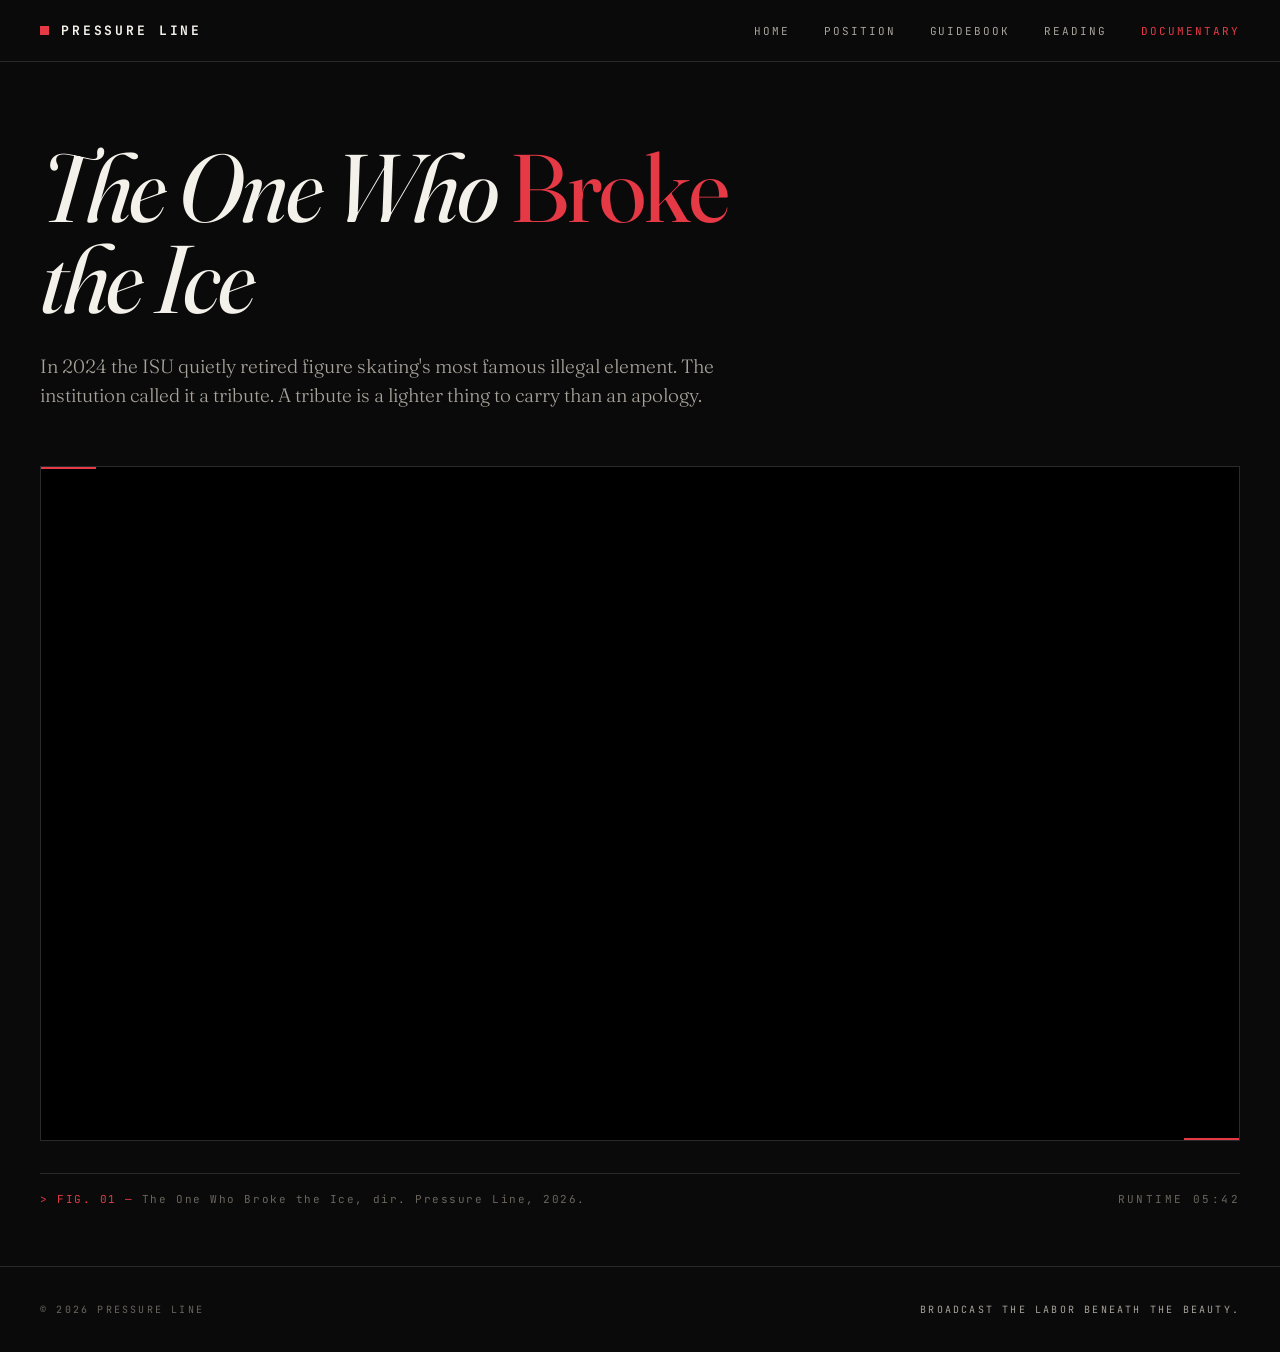
<file: documentary/index.html>
<!DOCTYPE html>
<html lang="en">
<head>
<meta charset="UTF-8" />
<meta name="viewport" content="width=device-width, initial-scale=1.0" />
<title>The One Who Broke the Ice — Pressure Line</title>
<link rel="preconnect" href="https://fonts.googleapis.com" />
<link rel="preconnect" href="https://fonts.gstatic.com" crossorigin />
<link href="https://fonts.googleapis.com/css2?family=Fraunces:ital,opsz,wght@0,9..144,300;0,9..144,400;0,9..144,700;1,9..144,300;1,9..144,400&family=JetBrains+Mono:wght@400;500;700&display=swap" rel="stylesheet" />
<style>
  :root {
    --ink: #f4f1ea;
    --ink-dim: #a8a39a;
    --ink-faint: #6a665e;
    --paper: #0a0a0b;
    --red: #e63946;
    --rule: #2a2a2e;
    --serif: "Fraunces", Georgia, serif;
    --mono: "JetBrains Mono", ui-monospace, monospace;
  }

  * { box-sizing: border-box; margin: 0; padding: 0; }
  html { scroll-behavior: smooth; }

  body {
    background: var(--paper);
    color: var(--ink);
    font-family: var(--serif);
    font-feature-settings: "kern", "liga";
    font-optical-sizing: auto;
    -webkit-font-smoothing: antialiased;
    min-height: 100vh;
    display: flex;
    flex-direction: column;
    overflow-x: hidden;
  }

  /* film grain overlay — excluded from video page to preserve playback quality */

  /* ===== NAV ===== */
  nav.site-nav {
    border-bottom: 1px solid var(--rule);
  }
  .nav-inner {
    max-width: 1280px;
    margin: 0 auto;
    padding: 22px 40px;
    display: flex;
    align-items: center;
    justify-content: space-between;
  }
  .wordmark {
    font-family: var(--mono);
    font-weight: 700;
    font-size: 13px;
    letter-spacing: 0.22em;
    text-transform: uppercase;
    color: var(--ink);
    text-decoration: none;
    display: flex;
    align-items: center;
    gap: 12px;
  }
  .wordmark::before {
    content: "";
    width: 9px; height: 9px;
    background: var(--red);
  }
  .nav-links {
    display: flex;
    gap: 34px;
    font-family: var(--mono);
    font-size: 11px;
    letter-spacing: 0.18em;
    text-transform: uppercase;
  }
  .nav-links a {
    color: var(--ink-dim);
    text-decoration: none;
    transition: color 160ms;
  }
  .nav-links a:hover { color: var(--ink); }
  .nav-links a.active { color: var(--red); }

  /* ===== MAIN ===== */
  main {
    flex: 1;
    max-width: 1280px;
    width: 100%;
    margin: 0 auto;
    padding: 80px 40px 60px;
  }

  /* small kicker above title */
  .kicker {
    font-family: var(--mono);
    font-size: 11px;
    letter-spacing: 0.28em;
    text-transform: uppercase;
    color: var(--red);
    margin-bottom: 28px;
    display: flex;
    align-items: center;
    gap: 14px;
  }
  .kicker::after {
    content: "";
    flex: 0 0 56px;
    height: 1px;
    background: var(--red);
  }

  /* main film title */
  h1.title {
    font-family: var(--serif);
    font-weight: 400;
    font-style: italic;
    font-size: clamp(44px, 7.5vw, 108px);
    line-height: 0.95;
    letter-spacing: -0.025em;
    margin-bottom: 28px;
    max-width: 14ch;
    text-wrap: balance;
  }
  h1.title em {
    font-style: normal;
    color: var(--red);
  }

  /* one-line dek under title */
  .dek {
    font-family: var(--serif);
    font-weight: 300;
    font-size: clamp(17px, 1.5vw, 20px);
    line-height: 1.5;
    color: var(--ink-dim);
    max-width: 58ch;
    margin-bottom: 56px;
  }

  /* ===== VIDEO ===== */
  .video-frame {
    position: relative;
    aspect-ratio: 16 / 9;
    background: #000;
    border: 1px solid var(--rule);
    overflow: hidden;
    margin-bottom: 32px;
  }

  /* small red ticks in corners — film-frame marks */
  .video-frame::before,
  .video-frame::after {
    content: "";
    position: absolute;
    background: var(--red);
    z-index: 2;
    pointer-events: none;
  }
  .video-frame::before {
    top: -1px; left: -1px;
    width: 56px; height: 3px;
  }
  .video-frame::after {
    bottom: -1px; right: -1px;
    width: 56px; height: 3px;
  }

  .video-frame iframe,
  #yt-player {
    width: 100%;
    height: 100%;
    border: 0;
  }

  /* video placeholder if not embedded yet */
  .video-placeholder {
    position: absolute;
    inset: 0;
    display: flex;
    flex-direction: column;
    align-items: center;
    justify-content: center;
    gap: 18px;
    color: var(--ink-dim);
    font-family: var(--mono);
    font-size: 11px;
    letter-spacing: 0.22em;
    text-transform: uppercase;
    background:
      radial-gradient(ellipse at center, #181820 0%, #000 75%);
  }
  .play-icon {
    width: 76px; height: 76px;
    border: 1.5px solid var(--red);
    border-radius: 50%;
    display: flex;
    align-items: center;
    justify-content: center;
    position: relative;
  }
  .play-icon::after {
    content: "";
    width: 0; height: 0;
    border-left: 20px solid var(--red);
    border-top: 13px solid transparent;
    border-bottom: 13px solid transparent;
    margin-left: 6px;
  }

  /* video caption strip */
  .caption {
    display: flex;
    justify-content: space-between;
    align-items: baseline;
    padding-top: 18px;
    border-top: 1px solid var(--rule);
    font-family: var(--mono);
    font-size: 11px;
    letter-spacing: 0.14em;
    color: var(--ink-faint);
    flex-wrap: wrap;
    gap: 16px;
  }
  .caption .fig {
    color: var(--red);
    margin-right: 8px;
  }
  .caption .runtime {
    text-transform: uppercase;
    letter-spacing: 0.22em;
  }

  /* ===== FOOTER ===== */
  footer {
    border-top: 1px solid var(--rule);
    padding: 36px 40px;
  }
  .footer-inner {
    max-width: 1280px;
    margin: 0 auto;
    display: flex;
    justify-content: space-between;
    align-items: center;
    font-family: var(--mono);
    font-size: 10px;
    letter-spacing: 0.22em;
    text-transform: uppercase;
    color: var(--ink-faint);
    flex-wrap: wrap;
    gap: 16px;
  }
  .footer-tag {
    color: var(--ink-dim);
  }

  /* ===== RESPONSIVE ===== */
  @media (max-width: 720px) {
    .nav-inner { padding: 18px 22px; }
    .nav-links { gap: 18px; font-size: 10px; }
    main { padding: 56px 22px 40px; }
    .dek { margin-bottom: 40px; }
    footer { padding: 28px 22px; }
    .caption { font-size: 10px; }
  }

  @media (max-width: 480px) {
    .nav-links { display: none; }
  }

  /* ===== ENTRANCE ===== */
  .reveal {
    opacity: 0;
    transform: translateY(16px);
    animation: rise 1.1s cubic-bezier(0.2, 0.7, 0.2, 1) forwards;
  }
  .reveal.d1 { animation-delay: 0.05s; }
  .reveal.d2 { animation-delay: 0.18s; }
  .reveal.d3 { animation-delay: 0.32s; }
  .reveal.d4 { animation-delay: 0.48s; }
  @keyframes rise {
    to { opacity: 1; transform: translateY(0); }
  }
</style>
</head>
<body>

<nav class="site-nav">
  <div class="nav-inner">
    <a href="/" class="wordmark">Pressure Line</a>
    <div class="nav-links">
      <a href="/">Home</a>
      <a href="/position/">Position</a>
      <a href="/#guidebook">Guidebook</a>
      <a href="/reading/">Reading</a>
      <a href="/documentary/" class="active">Documentary</a>
    </div>
  </div>
</nav>

<main>
  <h1 class="title reveal d1">The One Who <em>Broke</em><br/>the Ice</h1>
  <p class="dek reveal d2">In 2024 the ISU quietly retired figure skating's most famous illegal element. The institution called it a tribute. A tribute is a lighter thing to carry than an apology.</p>

  <div class="video-frame">
    <iframe src="https://player.vimeo.com/video/1198993595?badge=0&autopause=0&quality_selector=1" allow="autoplay; fullscreen; picture-in-picture" allowfullscreen></iframe>
  </div>

  <div class="caption reveal d3">
    <div><span class="fig">&gt; FIG. 01 —</span>The One Who Broke the Ice, dir. Pressure Line, 2026.</div>
    <div class="runtime">Runtime 05:42</div>
  </div>
</main>

<footer>
  <div class="footer-inner">
    <div>© 2026 Pressure Line</div>
    <div class="footer-tag">Broadcast the labor beneath the beauty.</div>
  </div>
</footer>

</body>
</html>
</file>
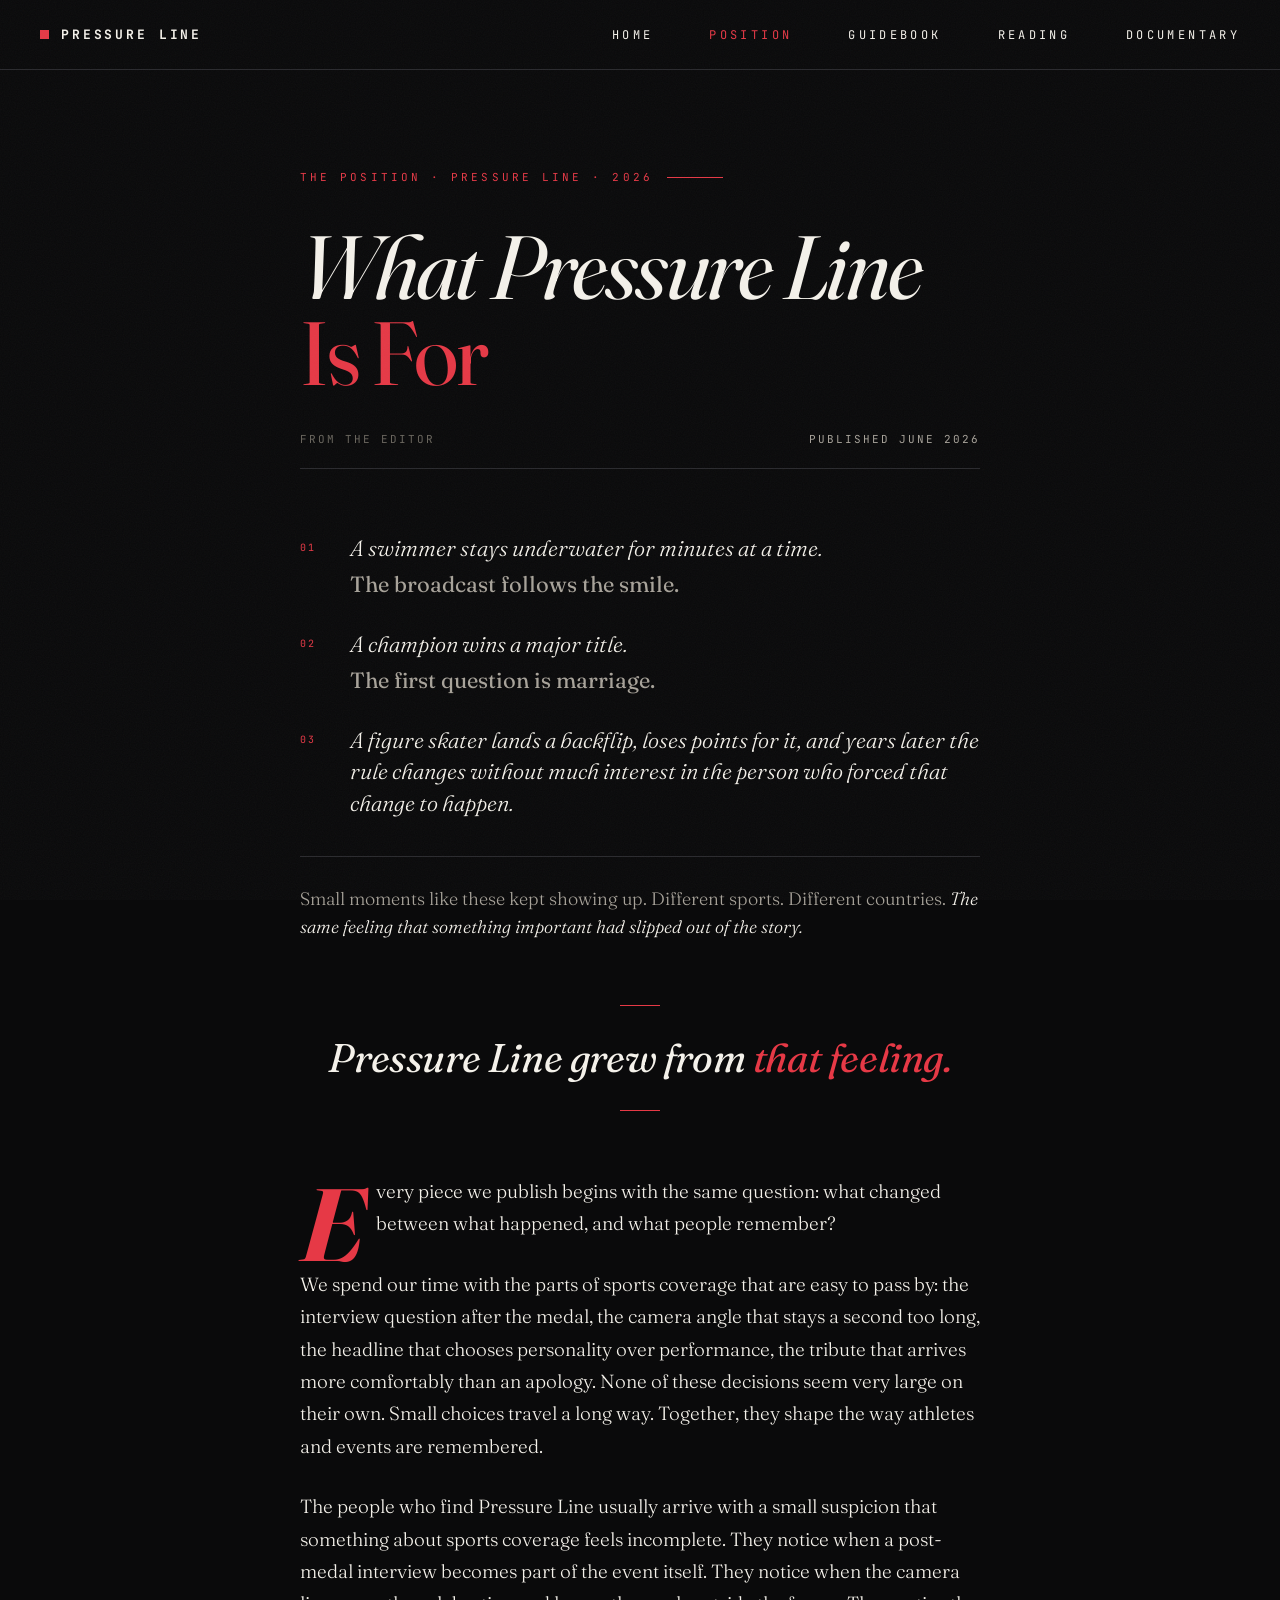
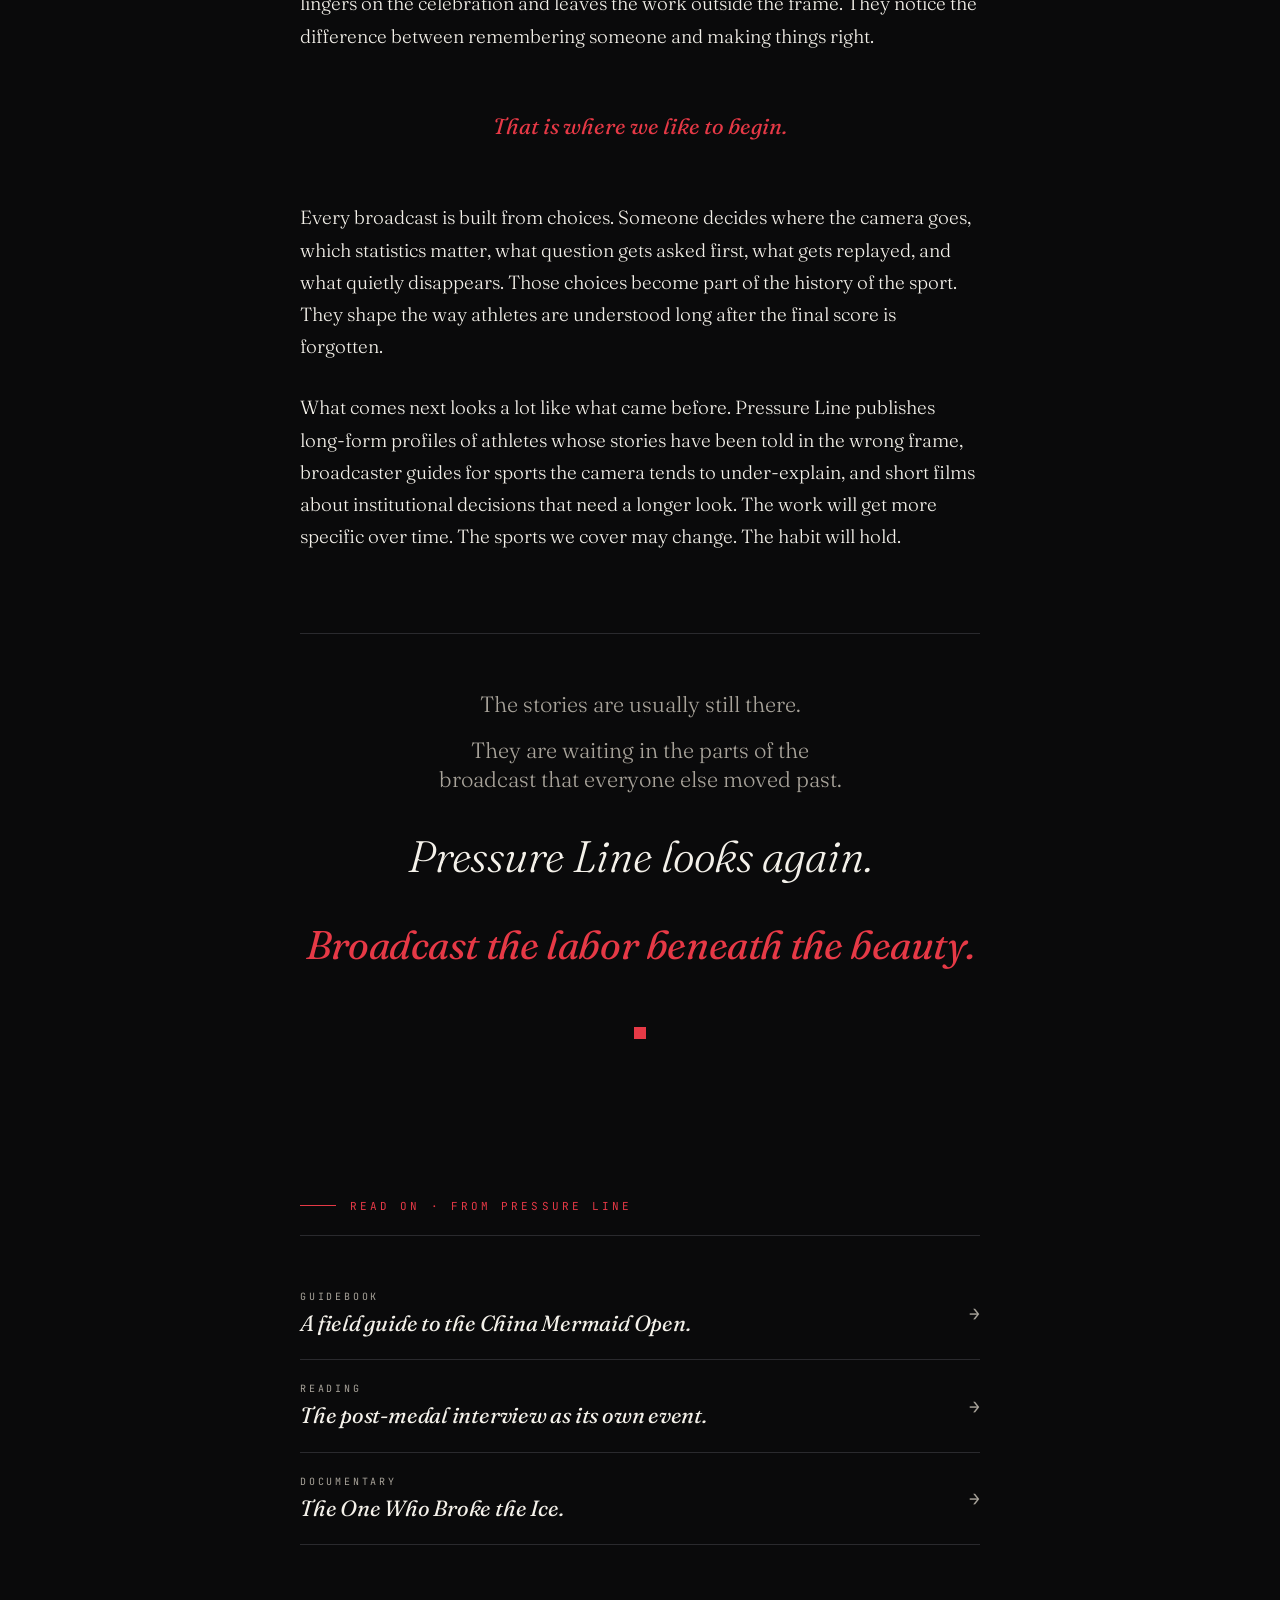
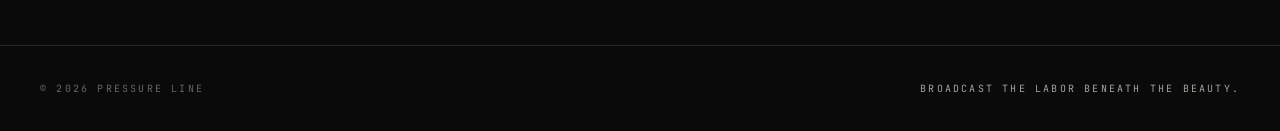
<file: position/index.html>
<!DOCTYPE html>
<html lang="en">
<head>
<meta charset="UTF-8" />
<meta name="viewport" content="width=device-width, initial-scale=1.0" />
<title>What Pressure Line Is For — Pressure Line</title>
<meta name="description" content="The editorial position behind Pressure Line. A small media masthead that pays attention to what sports broadcasts choose to show — and what they choose to leave out." />
<link rel="preconnect" href="https://fonts.googleapis.com" />
<link rel="preconnect" href="https://fonts.gstatic.com" crossorigin />
<link href="https://fonts.googleapis.com/css2?family=Fraunces:ital,opsz,wght@0,9..144,300;0,9..144,400;0,9..144,500;0,9..144,700;0,9..144,900;1,9..144,300;1,9..144,400;1,9..144,700&family=JetBrains+Mono:wght@400;500;700&display=swap" rel="stylesheet" />
<style>
  :root {
    --ink: #f4f1ea;
    --ink-dim: #a8a39a;
    --ink-faint: #6a665e;
    --paper: #0a0a0b;
    --paper-2: #131316;
    --red: #e63946;
    --rule: #2a2a2e;
    --serif: "Fraunces", Georgia, serif;
    --mono: "JetBrains Mono", ui-monospace, monospace;
  }

  * { box-sizing: border-box; margin: 0; padding: 0; }
  html { scroll-behavior: smooth; }

  body {
    background: var(--paper);
    color: var(--ink);
    font-family: var(--serif);
    font-feature-settings: "kern", "liga";
    font-optical-sizing: auto;
    -webkit-font-smoothing: antialiased;
    overflow-x: hidden;
  }

  /* film grain overlay */
  body::before {
    content: "";
    position: fixed;
    inset: 0;
    pointer-events: none;
    opacity: 0.04;
    z-index: 100;
    background-image: url("data:image/svg+xml;utf8,<svg xmlns='http://www.w3.org/2000/svg' width='200' height='200'><filter id='n'><feTurbulence type='fractalNoise' baseFrequency='0.85' numOctaves='2' stitchTiles='stitch'/></filter><rect width='100%25' height='100%25' filter='url(%23n)'/></svg>");
  }

  /* ===== NAV ===== */
  nav.site-nav { border-bottom: 1px solid var(--rule); }
  .nav-inner {
    max-width: 1280px;
    margin: 0 auto;
    padding: 26px 40px;
    display: flex;
    align-items: center;
    justify-content: space-between;
    gap: 40px;
  }
  .wordmark {
    font-family: var(--mono);
    font-weight: 700;
    font-size: 13px;
    letter-spacing: 0.22em;
    text-transform: uppercase;
    color: var(--ink);
    text-decoration: none;
    display: flex;
    align-items: center;
    gap: 12px;
    flex-shrink: 0;
  }
  .wordmark::before {
    content: "";
    width: 9px; height: 9px;
    background: var(--red);
  }
  .nav-links {
    display: flex;
    gap: 56px;
    font-family: var(--mono);
    font-size: 12px;
    letter-spacing: 0.28em;
    text-transform: uppercase;
  }
  .nav-links a {
    color: var(--ink);
    text-decoration: none;
    transition: color 160ms;
  }
  .nav-links a:hover { color: var(--red); }
  .nav-links a.active { color: var(--red); }

  /* ===== ARTICLE WRAP ===== */
  article {
    max-width: 760px;
    margin: 0 auto;
    padding: 100px 40px 80px;
  }

  /* ===== TITLE BLOCK ===== */
  .kicker {
    font-family: var(--mono);
    font-size: 11px;
    letter-spacing: 0.28em;
    text-transform: uppercase;
    color: var(--red);
    margin-bottom: 40px;
    display: flex;
    align-items: center;
    gap: 14px;
  }
  .kicker::after {
    content: "";
    flex: 0 0 56px;
    height: 1px;
    background: var(--red);
  }

  h1.title {
    font-family: var(--serif);
    font-weight: 400;
    font-style: italic;
    font-size: clamp(44px, 7vw, 92px);
    line-height: 0.96;
    letter-spacing: -0.025em;
    margin-bottom: 36px;
    text-wrap: balance;
  }
  h1.title em {
    font-style: normal;
    color: var(--red);
  }

  .dateline {
    font-family: var(--mono);
    font-size: 11px;
    letter-spacing: 0.18em;
    text-transform: uppercase;
    color: var(--ink-faint);
    padding-bottom: 22px;
    border-bottom: 1px solid var(--rule);
    display: flex;
    justify-content: space-between;
    flex-wrap: wrap;
    gap: 12px;
  }
  .dateline span:last-child { color: var(--ink-dim); }

  /* ===== OPENING TRIPTYCH ===== */
  .triptych {
    margin: 64px 0 56px;
    display: grid;
    gap: 28px;
  }

  .case {
    display: grid;
    grid-template-columns: 28px 1fr;
    gap: 22px;
    align-items: start;
  }

  .case-num {
    font-family: var(--mono);
    font-size: 10px;
    letter-spacing: 0.18em;
    color: var(--red);
    padding-top: 8px;
  }

  .case p {
    font-family: var(--serif);
    font-style: italic;
    font-weight: 300;
    font-size: 22px;
    line-height: 1.45;
    color: var(--ink);
  }

  .case p strong {
    font-style: normal;
    font-weight: 400;
    color: var(--ink-dim);
    display: block;
    margin-top: 4px;
  }

  .triptych-coda {
    margin-top: 8px;
    padding: 28px 0 0;
    border-top: 1px solid var(--rule);
    font-family: var(--serif);
    font-weight: 300;
    font-size: 18px;
    line-height: 1.55;
    color: var(--ink-dim);
  }
  .triptych-coda em {
    color: var(--ink);
    font-style: italic;
  }

  /* ===== PIVOT LINE ===== */
  .pivot {
    margin: 64px 0;
    text-align: center;
    font-family: var(--serif);
    font-style: italic;
    font-weight: 400;
    font-size: clamp(28px, 3.5vw, 40px);
    line-height: 1.2;
    color: var(--ink);
    letter-spacing: -0.01em;
    position: relative;
  }
  .pivot::before,
  .pivot::after {
    content: "";
    display: block;
    width: 40px;
    height: 1px;
    background: var(--red);
    margin: 28px auto;
  }
  .pivot .red { color: var(--red); }

  /* ===== BODY PROSE ===== */
  .body {
    font-family: var(--serif);
    font-weight: 300;
    font-size: 19px;
    line-height: 1.7;
    color: var(--ink);
  }

  .body p + p { margin-top: 1.5em; }

  /* drop cap */
  .body > p:first-child::first-letter {
    font-family: var(--serif);
    font-style: italic;
    font-weight: 700;
    font-size: 5.4em;
    line-height: 0.8;
    float: left;
    padding: 0.08em 0.12em 0 0;
    color: var(--red);
  }

  .short-line {
    text-align: center;
    font-family: var(--serif);
    font-style: italic;
    font-weight: 400;
    font-size: 22px;
    color: var(--red);
    margin: 56px 0 !important;
  }

  /* ===== CLOSING CASCADE ===== */
  .cascade {
    margin: 80px 0 0;
    padding: 56px 0 0;
    border-top: 1px solid var(--rule);
    display: grid;
    gap: 18px;
    text-align: center;
  }

  .cascade > p {
    font-family: var(--serif);
    font-weight: 300;
    line-height: 1.3;
    margin: 0 !important;
    text-wrap: balance;
  }

  .cascade > p:nth-child(1),
  .cascade > p:nth-child(2) {
    font-size: 22px;
    color: var(--ink-dim);
  }
  .cascade > p:nth-child(3) {
    font-size: clamp(30px, 4vw, 44px);
    font-style: italic;
    color: var(--ink);
    margin: 16px 0 !important;
  }
  .cascade > p:nth-child(4) {
    font-size: clamp(28px, 3.6vw, 40px);
    font-style: italic;
    color: var(--red);
    font-weight: 400;
    letter-spacing: -0.01em;
  }

  .end-mark {
    display: flex;
    justify-content: center;
    margin-top: 56px;
  }
  .end-mark span {
    width: 12px;
    height: 12px;
    background: var(--red);
  }

  /* ===== READ ON ===== */
  .read-on {
    max-width: 760px;
    margin: 0 auto;
    padding: 80px 40px 40px;
  }

  .read-on-label {
    font-family: var(--mono);
    font-size: 11px;
    letter-spacing: 0.28em;
    text-transform: uppercase;
    color: var(--red);
    margin-bottom: 32px;
    padding-bottom: 22px;
    border-bottom: 1px solid var(--rule);
    display: flex;
    align-items: center;
    gap: 14px;
  }
  .read-on-label::before {
    content: "";
    width: 36px;
    height: 1px;
    background: var(--red);
  }

  .read-on-list { display: grid; gap: 0; }

  .read-on-item {
    display: grid;
    grid-template-columns: 1fr auto;
    gap: 24px;
    align-items: center;
    padding: 22px 0;
    border-bottom: 1px solid var(--rule);
    text-decoration: none;
    color: inherit;
    transition: padding 200ms;
  }
  .read-on-item:hover { padding-left: 10px; }
  .read-on-item:hover .roi-arrow { color: var(--red); transform: translateX(4px); }
  .read-on-item:hover .roi-section { color: var(--red); }

  .roi-text {
    display: flex;
    flex-direction: column;
    gap: 6px;
  }

  .roi-section {
    font-family: var(--mono);
    font-size: 10px;
    letter-spacing: 0.28em;
    text-transform: uppercase;
    color: var(--ink-dim);
    transition: color 200ms;
  }

  .roi-title {
    font-family: var(--serif);
    font-style: italic;
    font-weight: 400;
    font-size: 22px;
    line-height: 1.3;
    color: var(--ink);
    letter-spacing: -0.01em;
  }

  .roi-arrow {
    font-family: var(--mono);
    font-size: 18px;
    color: var(--ink-dim);
    transition: color 200ms, transform 200ms;
  }

  /* ===== FOOTER ===== */
  footer {
    border-top: 1px solid var(--rule);
    padding: 36px 40px;
    margin-top: 60px;
  }
  .footer-inner {
    max-width: 1280px;
    margin: 0 auto;
    display: flex;
    justify-content: space-between;
    align-items: center;
    font-family: var(--mono);
    font-size: 10px;
    letter-spacing: 0.22em;
    text-transform: uppercase;
    color: var(--ink-faint);
    flex-wrap: wrap;
    gap: 16px;
  }
  .footer-tag { color: var(--ink-dim); }

  /* ===== RESPONSIVE ===== */
  @media (max-width: 880px) {
    .nav-links { gap: 28px; }
  }
  @media (max-width: 720px) {
    .nav-inner { padding: 20px 22px; gap: 16px; }
    .nav-links { gap: 18px; font-size: 10px; letter-spacing: 0.18em; }
    article { padding: 64px 22px 56px; }
    .read-on { padding: 64px 22px 32px; }
    .case { grid-template-columns: 22px 1fr; gap: 16px; }
    .case p { font-size: 19px; }
    .roi-title { font-size: 18px; }
    footer { padding: 28px 22px; margin-top: 40px; }
  }
  @media (max-width: 540px) {
    .nav-inner { flex-direction: column; align-items: flex-start; }
    .nav-links { flex-wrap: wrap; gap: 16px; }
    .dateline { font-size: 10px; }
  }

  /* ===== ENTRANCE ===== */
  .reveal {
    opacity: 0;
    transform: translateY(14px);
    animation: rise 1.1s cubic-bezier(0.2, 0.7, 0.2, 1) forwards;
  }
  .reveal.d1 { animation-delay: 0.05s; }
  .reveal.d2 { animation-delay: 0.16s; }
  .reveal.d3 { animation-delay: 0.28s; }
  @keyframes rise {
    to { opacity: 1; transform: translateY(0); }
  }
</style>
</head>
<body>

<nav class="site-nav">
  <div class="nav-inner">
    <a href="/" class="wordmark">Pressure Line</a>
    <div class="nav-links">
      <a href="/">Home</a>
      <a href="/position/" class="active">Position</a>
      <a href="/#guidebook">Guidebook</a>
      <a href="/reading/">Reading</a>
      <a href="/documentary/">Documentary</a>
    </div>
  </div>
</nav>

<article>

  <!-- title block -->
  <div class="kicker reveal d1">The Position · Pressure Line · 2026</div>
  <h1 class="title reveal d2">What Pressure Line<br/><em>Is For</em></h1>
  <div class="dateline reveal d3">
    <span>From the Editor</span>
    <span>Published June 2026</span>
  </div>

  <!-- opening triptych -->
  <div class="triptych">

    <div class="case">
      <div class="case-num">01</div>
      <p>A swimmer stays underwater for minutes at a time.<strong>The broadcast follows the smile.</strong></p>
    </div>

    <div class="case">
      <div class="case-num">02</div>
      <p>A champion wins a major title.<strong>The first question is marriage.</strong></p>
    </div>

    <div class="case">
      <div class="case-num">03</div>
      <p>A figure skater lands a backflip, loses points for it, and years later the rule changes without much interest in the person who forced that change to happen.</p>
    </div>

    <p class="triptych-coda">Small moments like these kept showing up. Different sports. Different countries. <em>The same feeling that something important had slipped out of the story.</em></p>
  </div>

  <!-- pivot line -->
  <div class="pivot">
    Pressure Line grew from <span class="red">that feeling.</span>
  </div>

  <!-- main body -->
  <div class="body">

    <p>Every piece we publish begins with the same question: what changed between what happened, and what people remember?</p>

    <p>We spend our time with the parts of sports coverage that are easy to pass by: the interview question after the medal, the camera angle that stays a second too long, the headline that chooses personality over performance, the tribute that arrives more comfortably than an apology. None of these decisions seem very large on their own. Small choices travel a long way. Together, they shape the way athletes and events are remembered.</p>

    <p>The people who find Pressure Line usually arrive with a small suspicion that something about sports coverage feels incomplete. They notice when a post-medal interview becomes part of the event itself. They notice when the camera lingers on the celebration and leaves the work outside the frame. They notice the difference between remembering someone and making things right.</p>

    <p class="short-line">That is where we like to begin.</p>

    <p>Every broadcast is built from choices. Someone decides where the camera goes, which statistics matter, what question gets asked first, what gets replayed, and what quietly disappears. Those choices become part of the history of the sport. They shape the way athletes are understood long after the final score is forgotten.</p>

    <p>What comes next looks a lot like what came before. Pressure Line publishes long-form profiles of athletes whose stories have been told in the wrong frame, broadcaster guides for sports the camera tends to under-explain, and short films about institutional decisions that need a longer look. The work will get more specific over time. The sports we cover may change. The habit will hold.</p>

  </div>

  <!-- closing cascade -->
  <div class="cascade">
    <p>The stories are usually still there.</p>
    <p>They are waiting in the parts of the broadcast that everyone else moved past.</p>
    <p>Pressure Line looks again.</p>
    <p>Broadcast the labor beneath the beauty.</p>
  </div>

  <div class="end-mark"><span></span></div>

</article>

<!-- ===== READ ON ===== -->
<section class="read-on">
  <div class="read-on-label">Read On · From Pressure Line</div>
  <div class="read-on-list">

    <a href="/#guidebook" class="read-on-item">
      <div class="roi-text">
        <span class="roi-section">Guidebook</span>
        <span class="roi-title">A field guide to the China Mermaid Open.</span>
      </div>
      <span class="roi-arrow">→</span>
    </a>

    <a href="/reading/" class="read-on-item">
      <div class="roi-text">
        <span class="roi-section">Reading</span>
        <span class="roi-title">The post-medal interview as its own event.</span>
      </div>
      <span class="roi-arrow">→</span>
    </a>

    <a href="/documentary/" class="read-on-item">
      <div class="roi-text">
        <span class="roi-section">Documentary</span>
        <span class="roi-title">The One Who Broke the Ice.</span>
      </div>
      <span class="roi-arrow">→</span>
    </a>

  </div>
</section>

<footer>
  <div class="footer-inner">
    <div>© 2026 Pressure Line</div>
    <div class="footer-tag">Broadcast the labor beneath the beauty.</div>
  </div>
</footer>

</body>
</html>
</file>
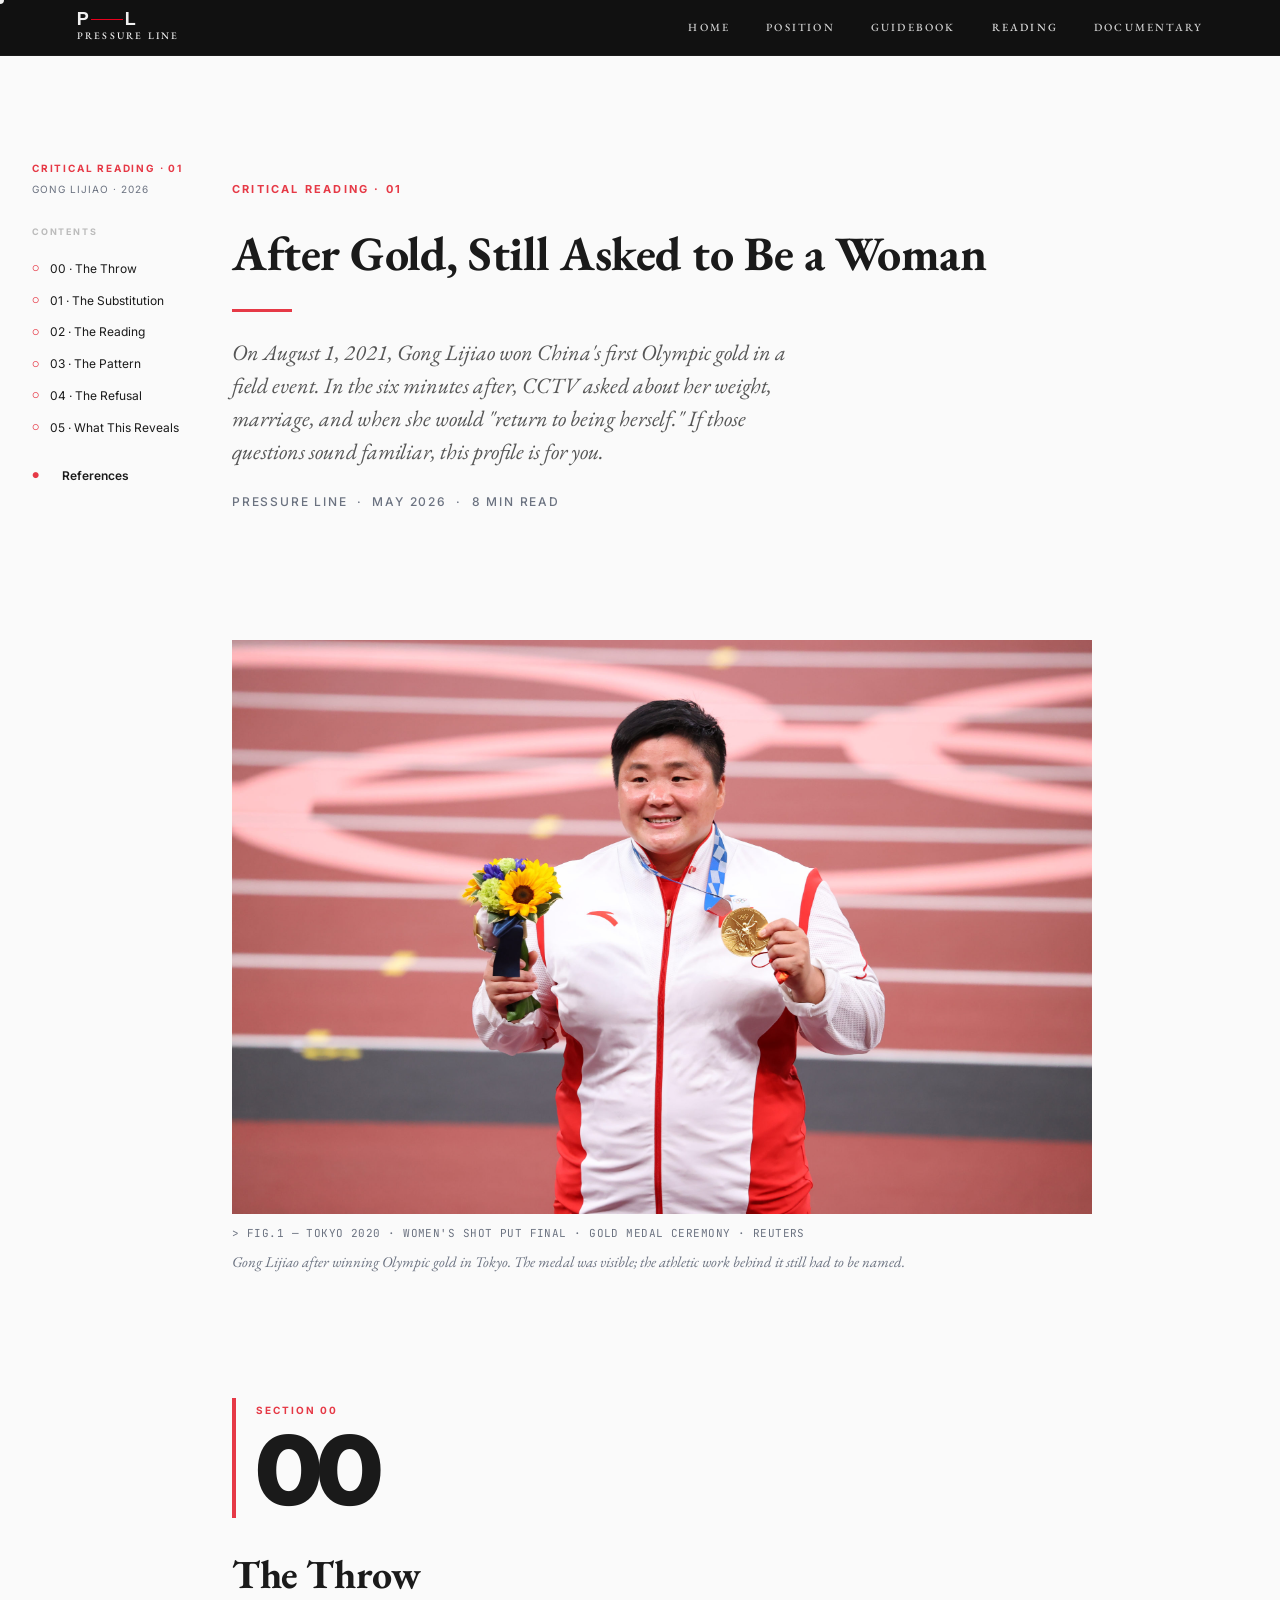
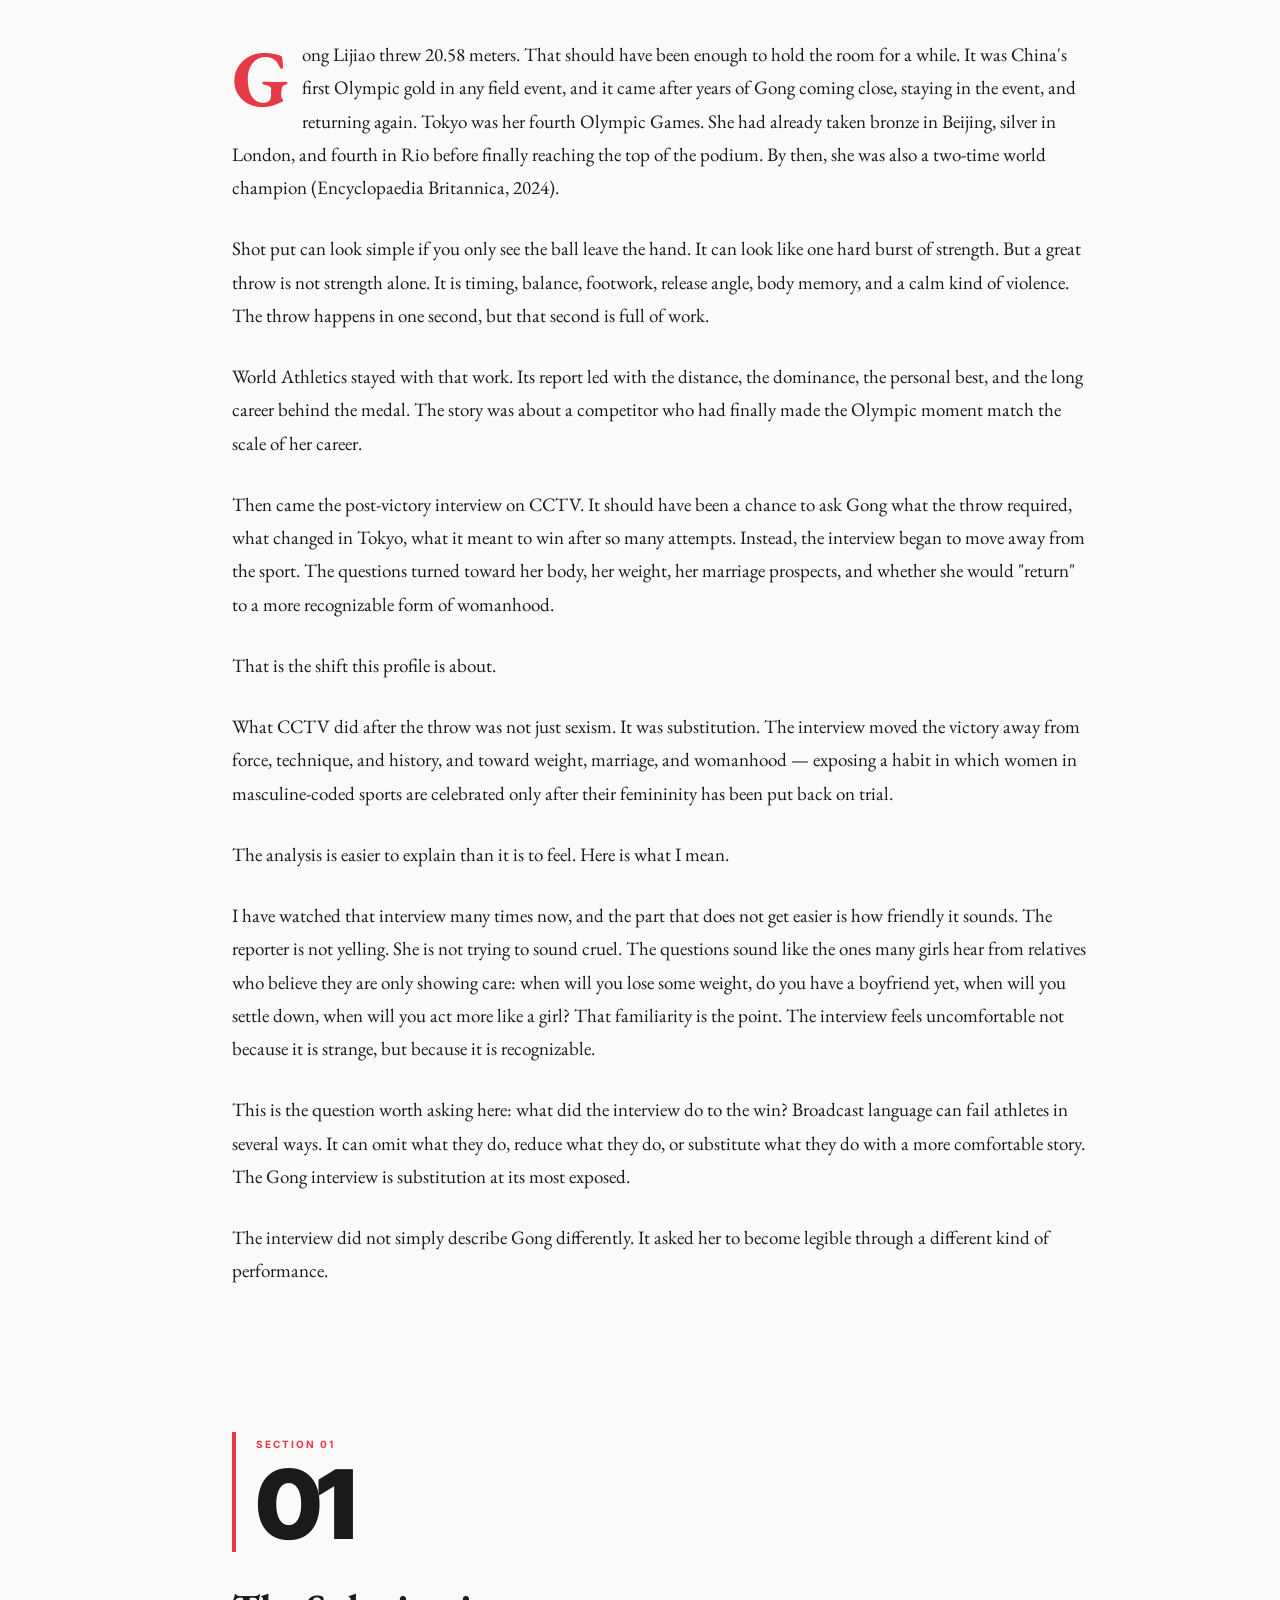
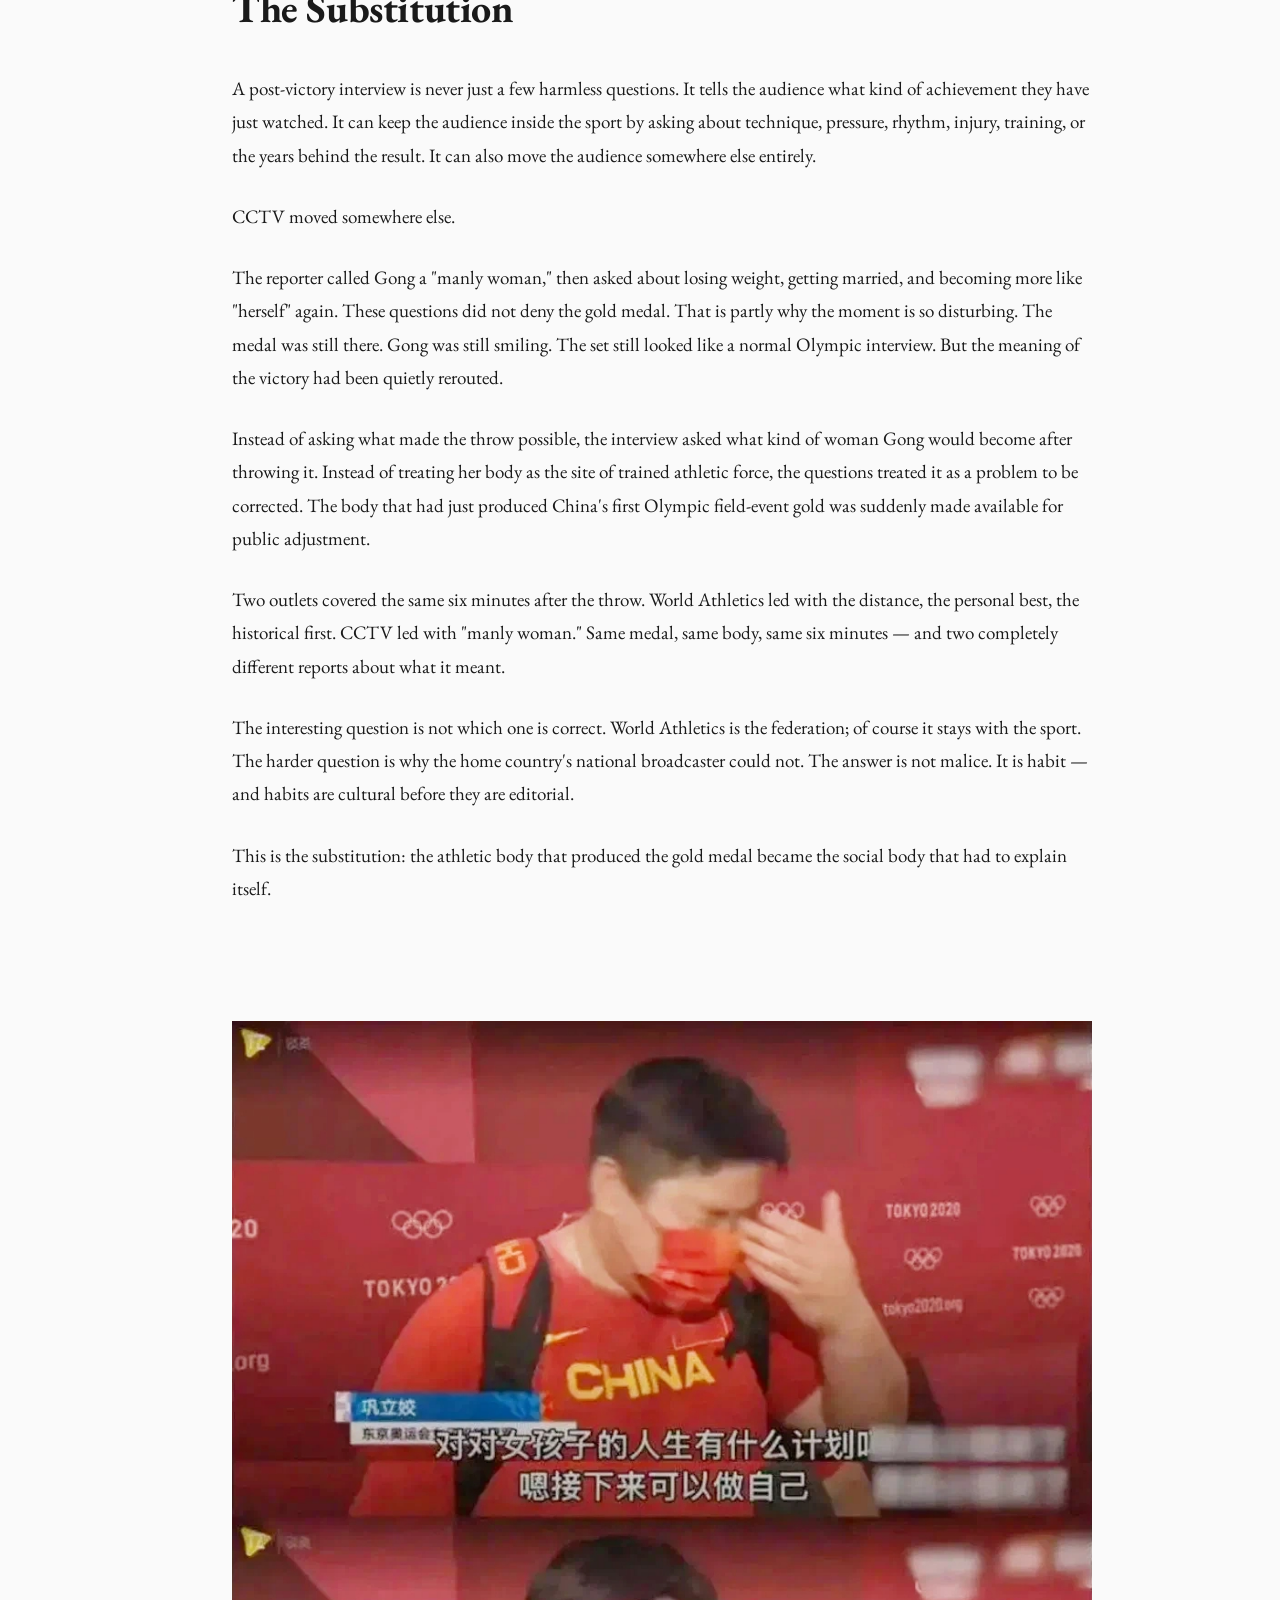
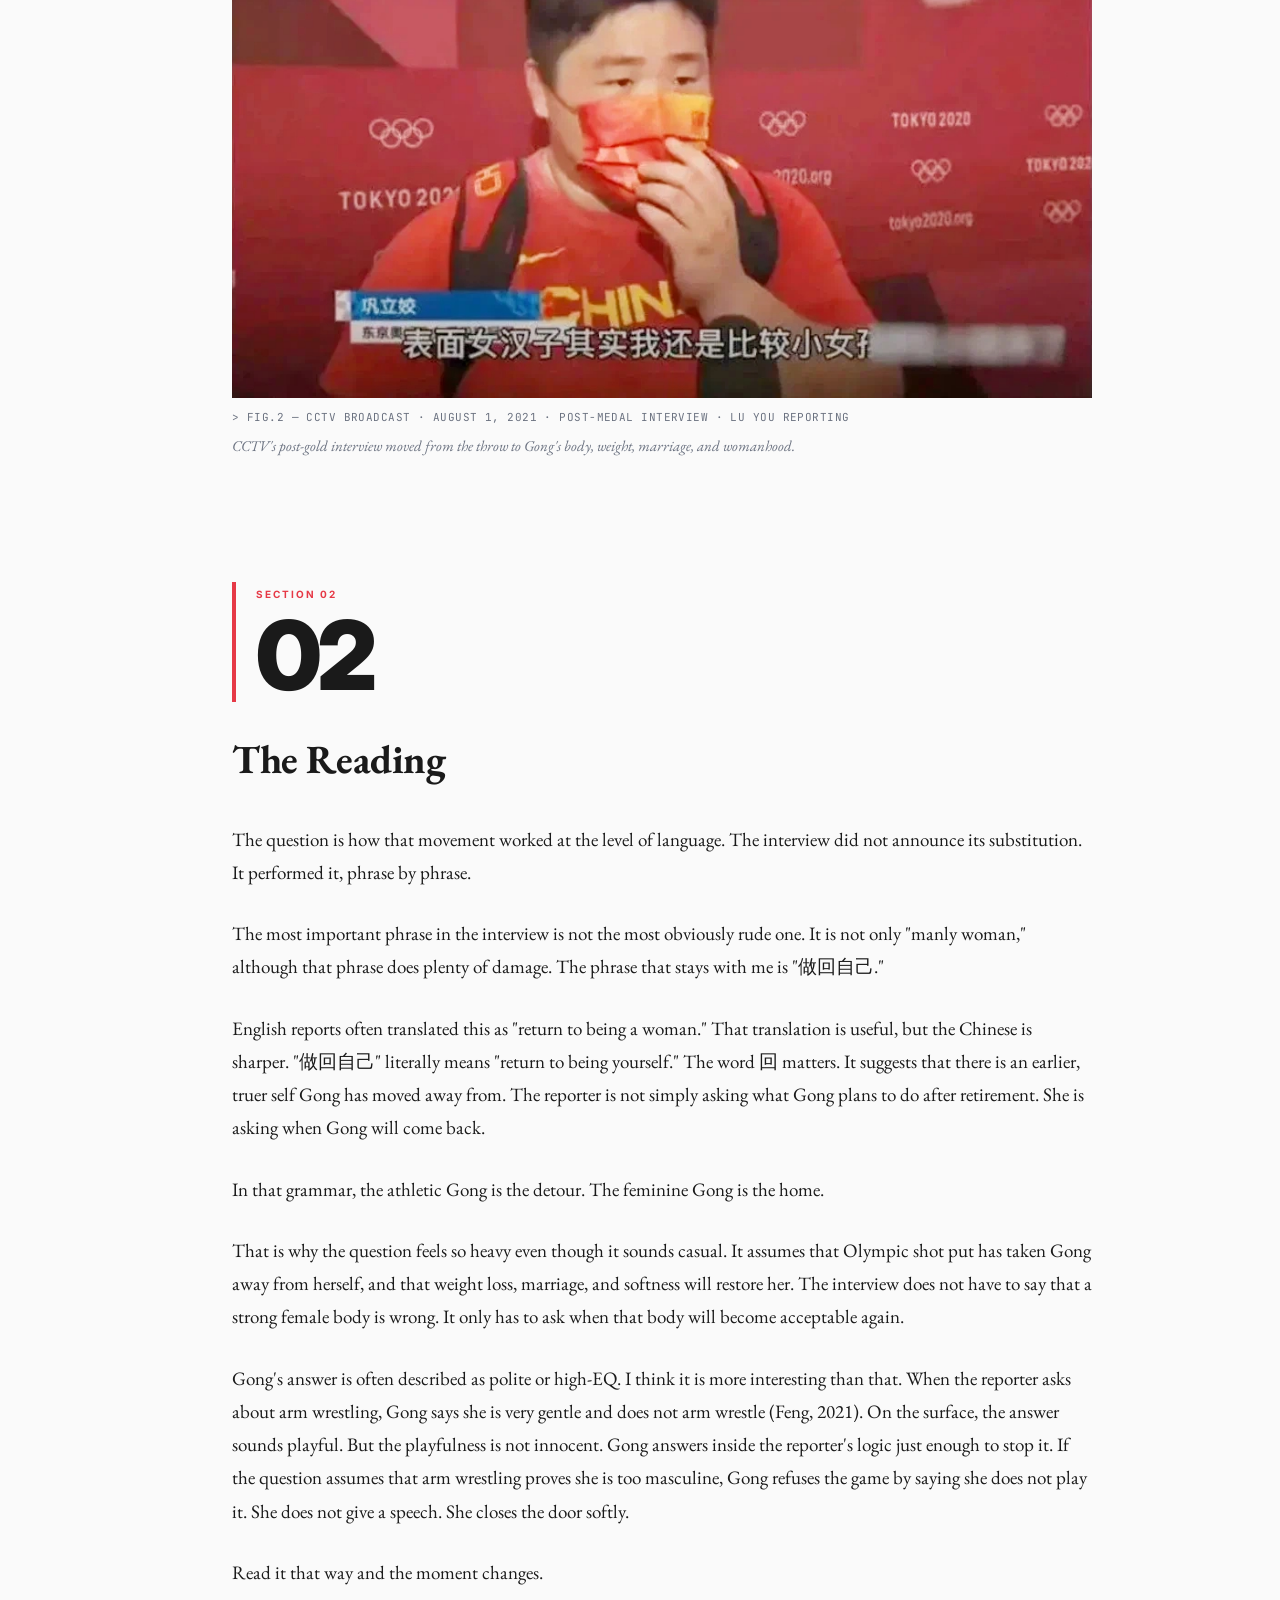
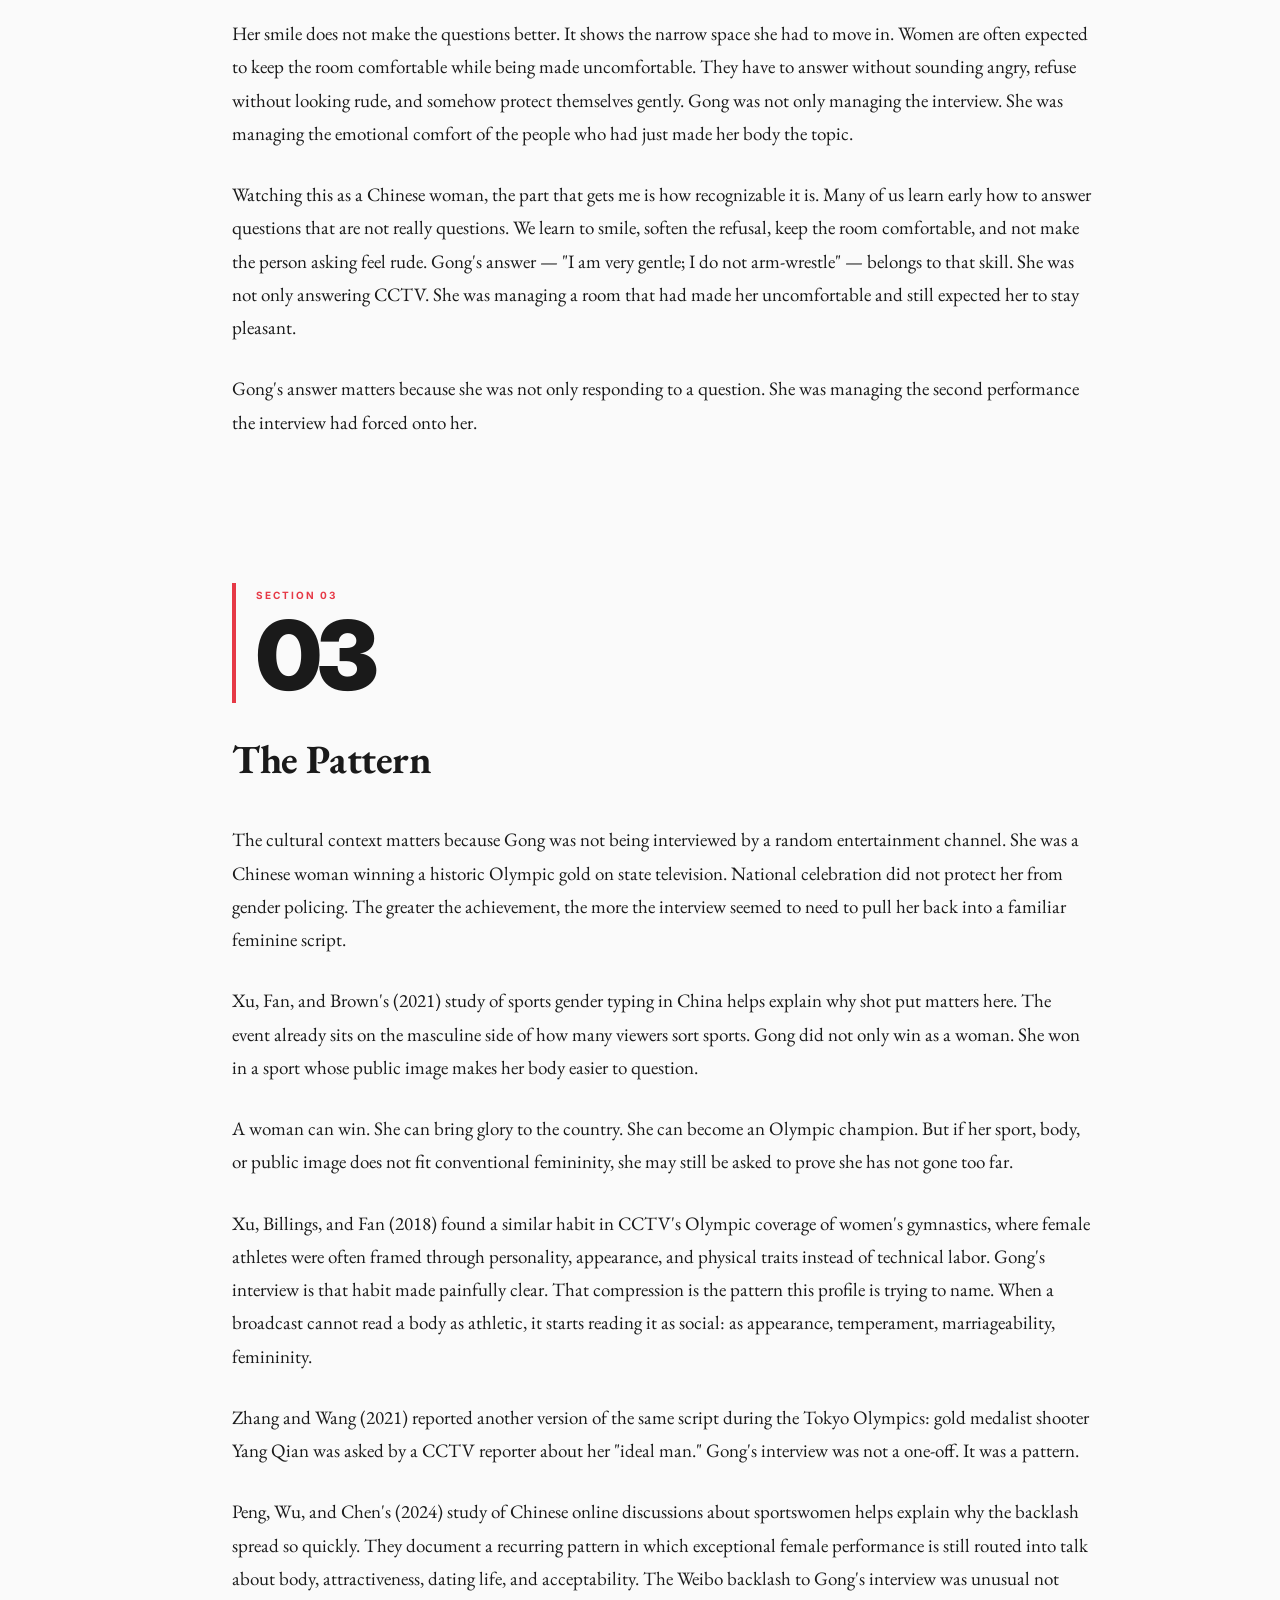
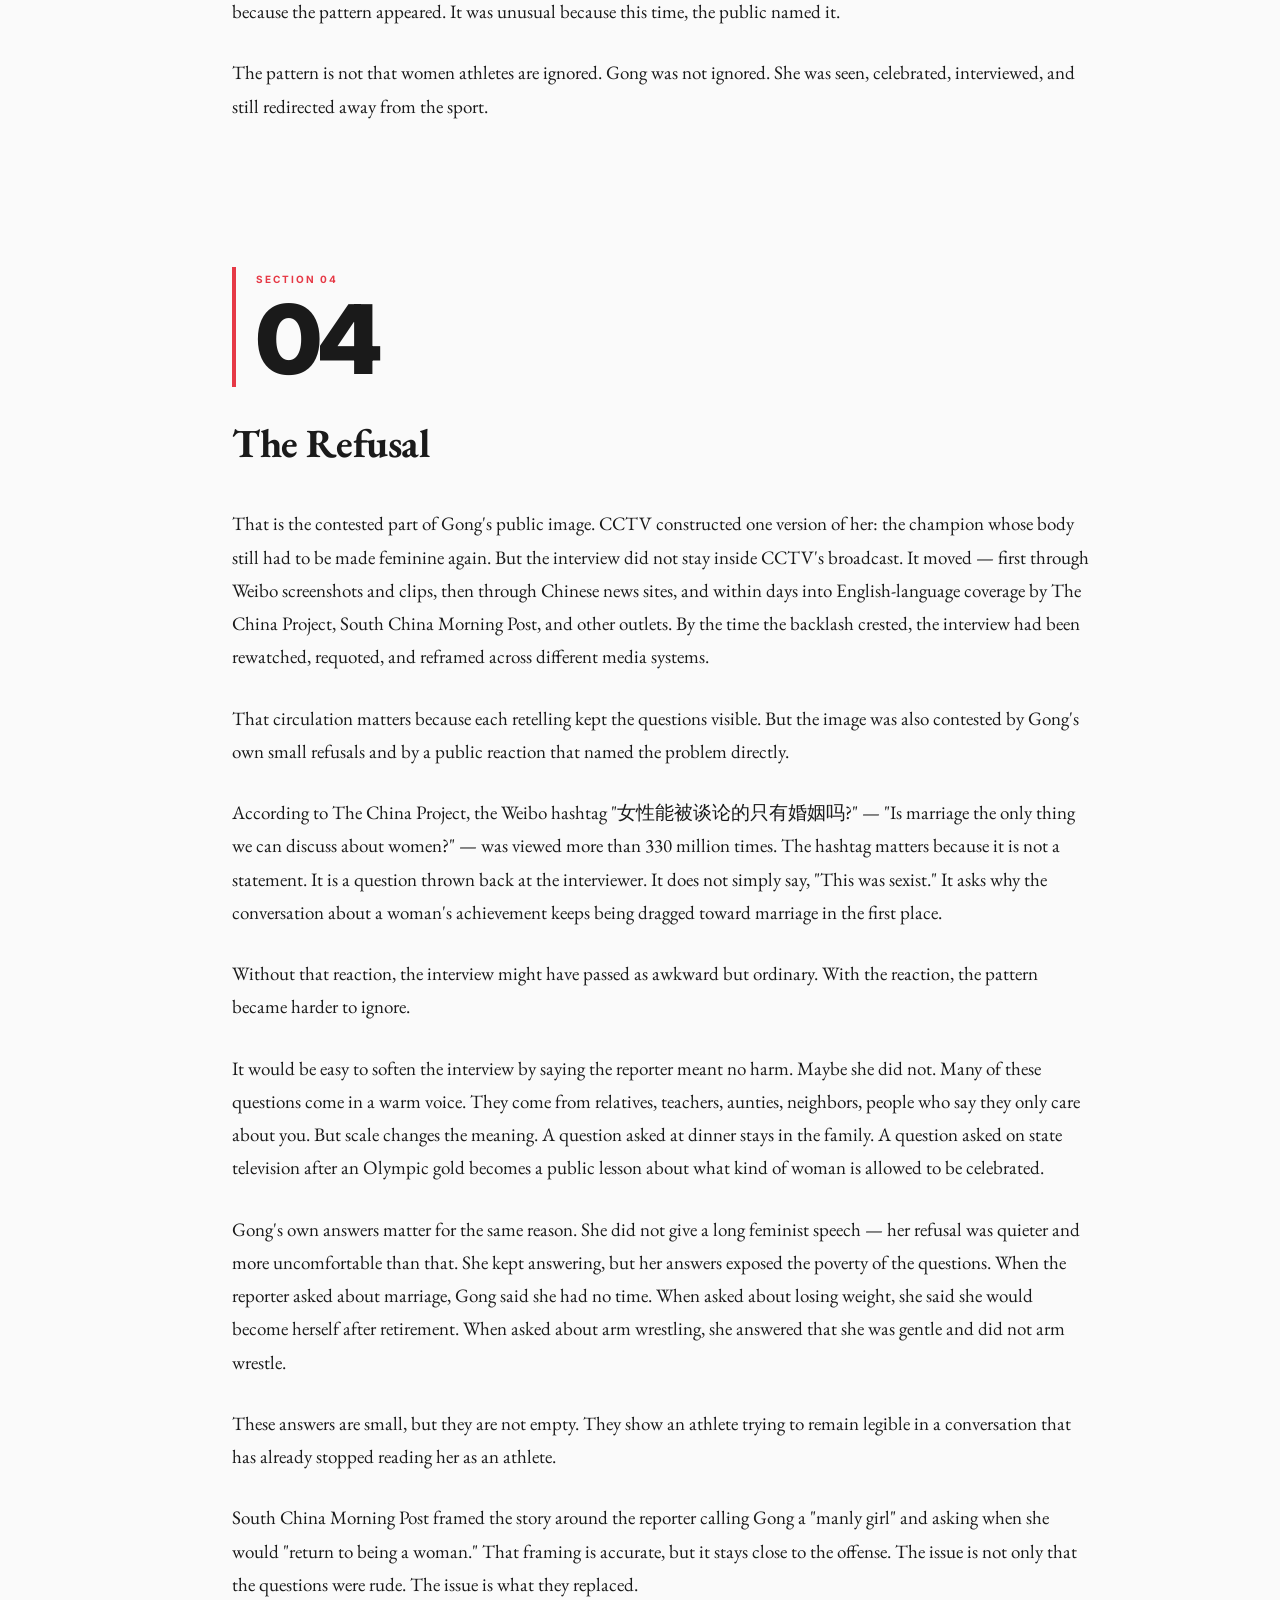
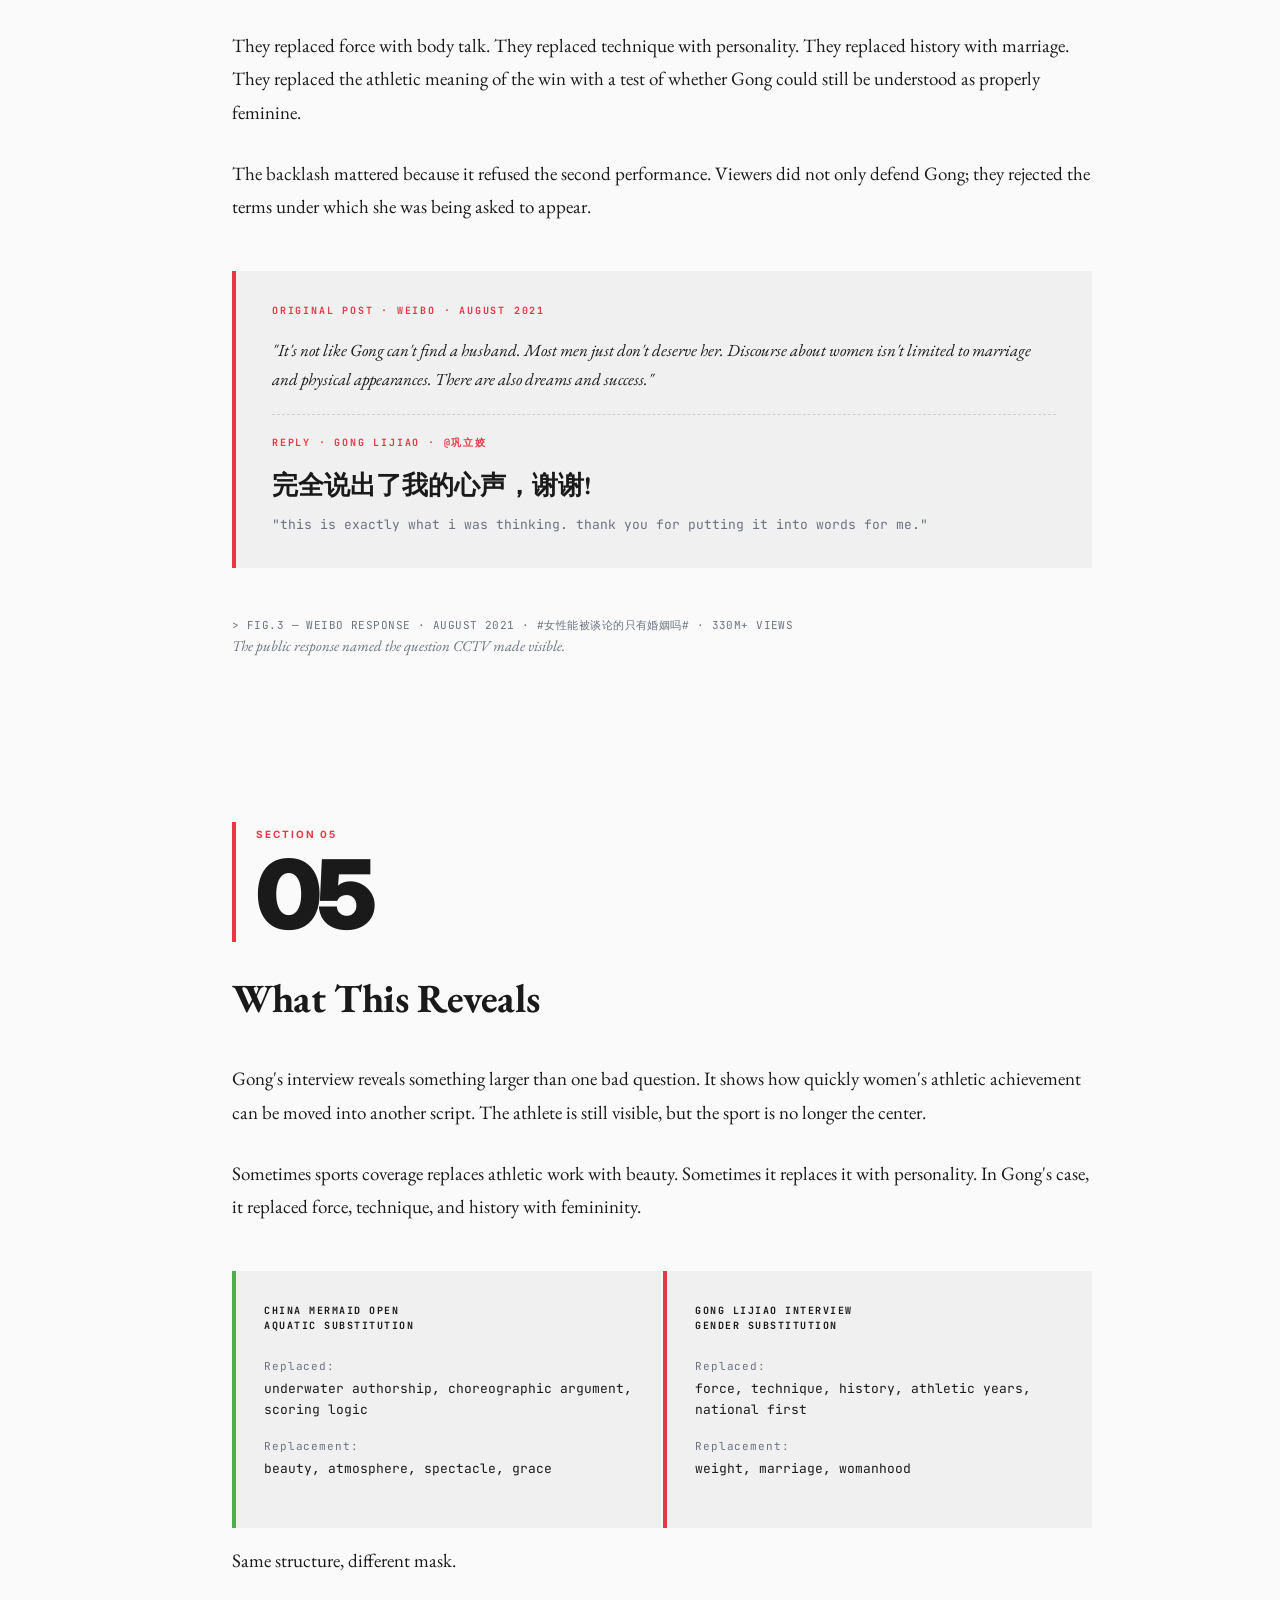
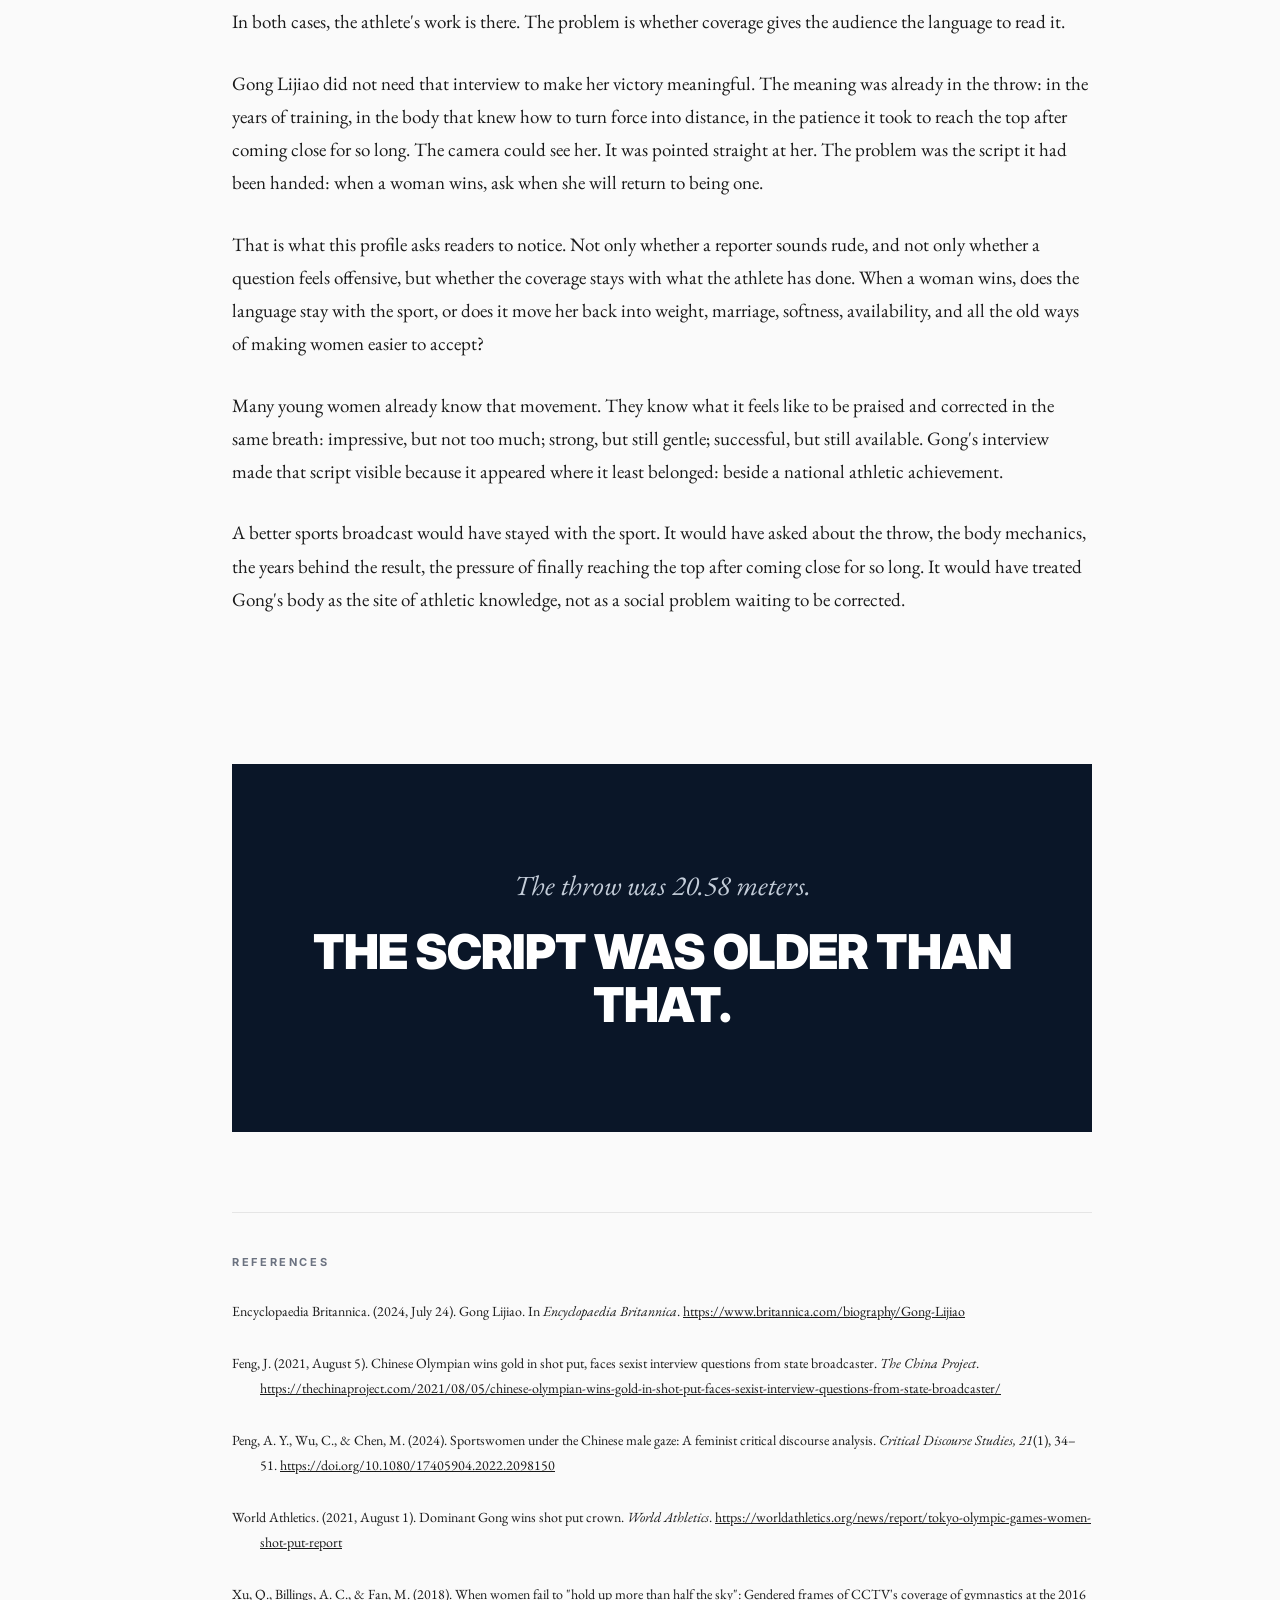
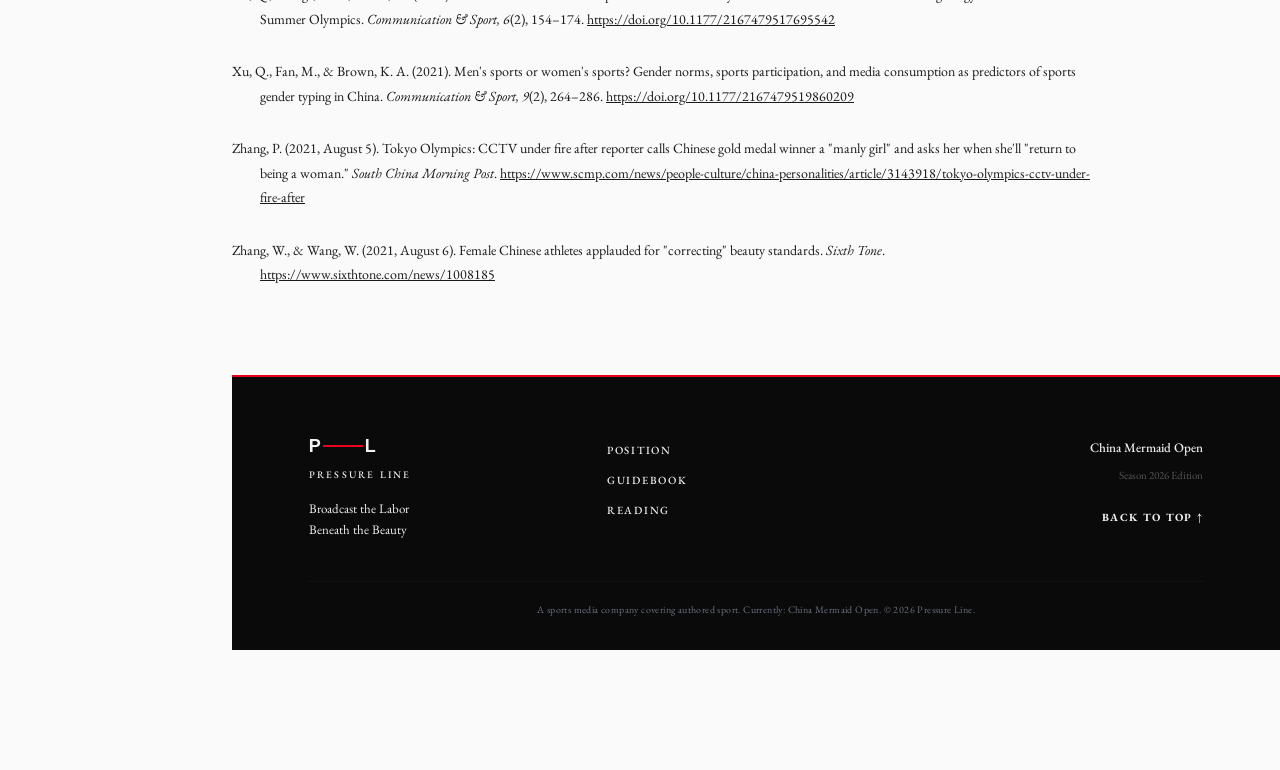
<file: reading/index.html>
<!DOCTYPE html>
<html lang="en">
<head>
  <meta charset="UTF-8">
  <meta name="viewport" content="width=device-width, initial-scale=1.0">
  <title>After Gold, Still Asked to Be a Woman — Pressure Line Critical Reading</title>
  <link rel="stylesheet" href="../style.css">
  <link rel="stylesheet" href="reading.css">
  <link href="https://fonts.googleapis.com/css2?family=EB+Garamond:ital,wght@0,400;0,600;0,700;1,400;1,600&family=Inter:wght@400;500;700;900&family=JetBrains+Mono:wght@400;500;700&display=swap" rel="stylesheet">
</head>
<body class="reading-page">

  <!-- CUSTOM CURSOR -->
  <div class="cursor" id="cursor"></div>

  <!-- ============================================================
       NAV (shared with main site)
  ============================================================ -->
  <nav id="nav">
    <div class="nav-logo">
      <a href="/" class="nav-logo-link">
        <div class="logo-mark">
          <span class="logo-p">P</span>
          <div class="logo-line"></div>
          <span class="logo-l">L</span>
        </div>
        <div class="logo-wordmark">PRESSURE LINE</div>
      </a>
    </div>
    <div class="nav-links">
      <a href="/">HOME</a>
      <a href="/position/">POSITION</a>
      <a href="/#guidebook">GUIDEBOOK</a>
      <a href="/reading/" class="nav-active">READING</a>
      <a href="/documentary/">DOCUMENTARY</a>
    </div>
  </nav>

  <!-- ============================================================
       PAGE LAYOUT — left TOC + right content
  ============================================================ -->
  <div class="cr-split">

    <!-- LEFT: sticky table of contents -->
    <aside class="cr-toc" id="crToc">
      <div class="cr-toc-label">CRITICAL READING · 01</div>
      <div class="cr-toc-sub">GONG LIJIAO · 2026</div>
      <nav class="cr-toc-nav">
        <div class="cr-toc-heading">CONTENTS</div>
        <a href="#s00" class="cr-toc-item cr-toc-active" data-section="s00">
          <span class="cr-toc-dot">●</span>00 · The Throw
        </a>
        <a href="#s01" class="cr-toc-item" data-section="s01">
          <span class="cr-toc-dot">○</span>01 · The Substitution
        </a>
        <a href="#s02" class="cr-toc-item" data-section="s02">
          <span class="cr-toc-dot">○</span>02 · The Reading
        </a>
        <a href="#s03" class="cr-toc-item" data-section="s03">
          <span class="cr-toc-dot">○</span>03 · The Pattern
        </a>
        <a href="#s04" class="cr-toc-item" data-section="s04">
          <span class="cr-toc-dot">○</span>04 · The Refusal
        </a>
        <a href="#s05" class="cr-toc-item" data-section="s05">
          <span class="cr-toc-dot">○</span>05 · What This Reveals
        </a>
        <a href="#cr-refs" class="cr-toc-item cr-toc-refs" data-section="cr-refs">
          <span class="cr-toc-dot">○</span>&nbsp;&nbsp;&nbsp;&nbsp;References
        </a>
      </nav>
    </aside>

    <!-- RIGHT: article content -->
    <main class="cr-content">

      <!-- HERO -->
      <header class="cr-hero">
        <div class="cr-eyebrow">CRITICAL READING · 01</div>
        <h1 class="cr-title">After Gold, Still Asked to Be a Woman</h1>
        <div class="cr-rule"></div>
        <p class="cr-dek">On August 1, 2021, Gong Lijiao won China's first Olympic gold in a field event. In the six minutes after, CCTV asked about her weight, marriage, and when she would "return to being herself." If those questions sound familiar, this profile is for you.</p>
        <div class="cr-meta">PRESSURE LINE &nbsp;·&nbsp; MAY 2026 &nbsp;·&nbsp; 8 MIN READ</div>
      </header>

      <!-- IMAGE 1 -->
      <figure class="cr-figure cr-figure--wide">
        <img src="../project2/image1.jpg" alt="Gong Lijiao's 20.58-meter throw at Tokyo 2020">
        <figcaption class="cr-caption">&gt; FIG.1 — TOKYO 2020 · WOMEN'S SHOT PUT FINAL · GOLD MEDAL CEREMONY · REUTERS</figcaption>
      </figure>
      <p class="cr-img-note">Gong Lijiao after winning Olympic gold in Tokyo. The medal was visible; the athletic work behind it still had to be named.</p>

      <!-- SECTION 00 -->
      <section class="cr-section" id="s00">
        <div class="cr-sec-marker">
          <div class="cr-sec-bar"></div>
          <div class="cr-sec-label-wrap">
            <span class="cr-sec-tag">SECTION 00</span>
            <span class="cr-sec-num">00</span>
          </div>
        </div>
        <h2 class="cr-sec-title">The Throw</h2>

        <p class="cr-body cr-dropcap">Gong Lijiao threw 20.58 meters. That should have been enough to hold the room for a while. It was China's first Olympic gold in any field event, and it came after years of Gong coming close, staying in the event, and returning again. Tokyo was her fourth Olympic Games. She had already taken bronze in Beijing, silver in London, and fourth in Rio before finally reaching the top of the podium. By then, she was also a two-time world champion (Encyclopaedia Britannica, 2024).</p>

        <p class="cr-body">Shot put can look simple if you only see the ball leave the hand. It can look like one hard burst of strength. But a great throw is not strength alone. It is timing, balance, footwork, release angle, body memory, and a calm kind of violence. The throw happens in one second, but that second is full of work.</p>

        <p class="cr-body">World Athletics stayed with that work. Its report led with the distance, the dominance, the personal best, and the long career behind the medal. The story was about a competitor who had finally made the Olympic moment match the scale of her career.</p>

        <p class="cr-body">Then came the post-victory interview on CCTV. It should have been a chance to ask Gong what the throw required, what changed in Tokyo, what it meant to win after so many attempts. Instead, the interview began to move away from the sport. The questions turned toward her body, her weight, her marriage prospects, and whether she would "return" to a more recognizable form of womanhood.</p>

        <p class="cr-body">That is the shift this profile is about.</p>

        <p class="cr-body">What CCTV did after the throw was not just sexism. It was substitution. The interview moved the victory away from force, technique, and history, and toward weight, marriage, and womanhood — exposing a habit in which women in masculine-coded sports are celebrated only after their femininity has been put back on trial.</p>

        <p class="cr-body">The analysis is easier to explain than it is to feel. Here is what I mean.</p>

        <p class="cr-body">I have watched that interview many times now, and the part that does not get easier is how friendly it sounds. The reporter is not yelling. She is not trying to sound cruel. The questions sound like the ones many girls hear from relatives who believe they are only showing care: when will you lose some weight, do you have a boyfriend yet, when will you settle down, when will you act more like a girl? That familiarity is the point. The interview feels uncomfortable not because it is strange, but because it is recognizable.</p>

        <p class="cr-body">This is the question worth asking here: what did the interview do to the win? Broadcast language can fail athletes in several ways. It can omit what they do, reduce what they do, or substitute what they do with a more comfortable story. The Gong interview is substitution at its most exposed.</p>

        <p class="cr-body">The interview did not simply describe Gong differently. It asked her to become legible through a different kind of performance.</p>
      </section>

      <!-- SECTION 01 -->
      <section class="cr-section" id="s01">
        <div class="cr-sec-marker">
          <div class="cr-sec-bar"></div>
          <div class="cr-sec-label-wrap">
            <span class="cr-sec-tag">SECTION 01</span>
            <span class="cr-sec-num">01</span>
          </div>
        </div>
        <h2 class="cr-sec-title">The Substitution</h2>

        <p class="cr-body">A post-victory interview is never just a few harmless questions. It tells the audience what kind of achievement they have just watched. It can keep the audience inside the sport by asking about technique, pressure, rhythm, injury, training, or the years behind the result. It can also move the audience somewhere else entirely.</p>

        <p class="cr-body">CCTV moved somewhere else.</p>

        <p class="cr-body">The reporter called Gong a "manly woman," then asked about losing weight, getting married, and becoming more like "herself" again. These questions did not deny the gold medal. That is partly why the moment is so disturbing. The medal was still there. Gong was still smiling. The set still looked like a normal Olympic interview. But the meaning of the victory had been quietly rerouted.</p>

        <p class="cr-body">Instead of asking what made the throw possible, the interview asked what kind of woman Gong would become after throwing it. Instead of treating her body as the site of trained athletic force, the questions treated it as a problem to be corrected. The body that had just produced China's first Olympic field-event gold was suddenly made available for public adjustment.</p>

        <p class="cr-body">Two outlets covered the same six minutes after the throw. World Athletics led with the distance, the personal best, the historical first. CCTV led with "manly woman." Same medal, same body, same six minutes — and two completely different reports about what it meant.</p>

        <p class="cr-body">The interesting question is not which one is correct. World Athletics is the federation; of course it stays with the sport. The harder question is why the home country's national broadcaster could not. The answer is not malice. It is habit — and habits are cultural before they are editorial.</p>

        <p class="cr-body">This is the substitution: the athletic body that produced the gold medal became the social body that had to explain itself.</p>
      </section>

      <!-- IMAGE 2 -->
      <figure class="cr-figure cr-figure--wide">
        <img src="../project2/image2.jpg" alt="CCTV post-gold interview with Gong Lijiao">
        <figcaption class="cr-caption">&gt; FIG.2 — CCTV BROADCAST · AUGUST 1, 2021 · POST-MEDAL INTERVIEW · LU YOU REPORTING</figcaption>
      </figure>
      <p class="cr-img-note">CCTV's post-gold interview moved from the throw to Gong's body, weight, marriage, and womanhood.</p>

      <!-- SECTION 02 -->
      <section class="cr-section" id="s02">
        <div class="cr-sec-marker">
          <div class="cr-sec-bar"></div>
          <div class="cr-sec-label-wrap">
            <span class="cr-sec-tag">SECTION 02</span>
            <span class="cr-sec-num">02</span>
          </div>
        </div>
        <h2 class="cr-sec-title">The Reading</h2>

        <p class="cr-body">The question is how that movement worked at the level of language. The interview did not announce its substitution. It performed it, phrase by phrase.</p>

        <p class="cr-body">The most important phrase in the interview is not the most obviously rude one. It is not only "manly woman," although that phrase does plenty of damage. The phrase that stays with me is "做回自己."</p>

        <p class="cr-body">English reports often translated this as "return to being a woman." That translation is useful, but the Chinese is sharper. "做回自己" literally means "return to being yourself." The word 回 matters. It suggests that there is an earlier, truer self Gong has moved away from. The reporter is not simply asking what Gong plans to do after retirement. She is asking when Gong will come back.</p>

        <p class="cr-body">In that grammar, the athletic Gong is the detour. The feminine Gong is the home.</p>

        <p class="cr-body">That is why the question feels so heavy even though it sounds casual. It assumes that Olympic shot put has taken Gong away from herself, and that weight loss, marriage, and softness will restore her. The interview does not have to say that a strong female body is wrong. It only has to ask when that body will become acceptable again.</p>

        <p class="cr-body">Gong's answer is often described as polite or high-EQ. I think it is more interesting than that. When the reporter asks about arm wrestling, Gong says she is very gentle and does not arm wrestle (Feng, 2021). On the surface, the answer sounds playful. But the playfulness is not innocent. Gong answers inside the reporter's logic just enough to stop it. If the question assumes that arm wrestling proves she is too masculine, Gong refuses the game by saying she does not play it. She does not give a speech. She closes the door softly.</p>

        <p class="cr-body">Read it that way and the moment changes.</p>

        <p class="cr-body">Her smile does not make the questions better. It shows the narrow space she had to move in. Women are often expected to keep the room comfortable while being made uncomfortable. They have to answer without sounding angry, refuse without looking rude, and somehow protect themselves gently. Gong was not only managing the interview. She was managing the emotional comfort of the people who had just made her body the topic.</p>

        <p class="cr-body">Watching this as a Chinese woman, the part that gets me is how recognizable it is. Many of us learn early how to answer questions that are not really questions. We learn to smile, soften the refusal, keep the room comfortable, and not make the person asking feel rude. Gong's answer — "I am very gentle; I do not arm-wrestle" — belongs to that skill. She was not only answering CCTV. She was managing a room that had made her uncomfortable and still expected her to stay pleasant.</p>

        <p class="cr-body">Gong's answer matters because she was not only responding to a question. She was managing the second performance the interview had forced onto her.</p>
      </section>

      <!-- SECTION 03 -->
      <section class="cr-section" id="s03">
        <div class="cr-sec-marker">
          <div class="cr-sec-bar"></div>
          <div class="cr-sec-label-wrap">
            <span class="cr-sec-tag">SECTION 03</span>
            <span class="cr-sec-num">03</span>
          </div>
        </div>
        <h2 class="cr-sec-title">The Pattern</h2>

        <p class="cr-body">The cultural context matters because Gong was not being interviewed by a random entertainment channel. She was a Chinese woman winning a historic Olympic gold on state television. National celebration did not protect her from gender policing. The greater the achievement, the more the interview seemed to need to pull her back into a familiar feminine script.</p>

        <p class="cr-body">Xu, Fan, and Brown's (2021) study of sports gender typing in China helps explain why shot put matters here. The event already sits on the masculine side of how many viewers sort sports. Gong did not only win as a woman. She won in a sport whose public image makes her body easier to question.</p>

        <p class="cr-body">A woman can win. She can bring glory to the country. She can become an Olympic champion. But if her sport, body, or public image does not fit conventional femininity, she may still be asked to prove she has not gone too far.</p>

        <p class="cr-body">Xu, Billings, and Fan (2018) found a similar habit in CCTV's Olympic coverage of women's gymnastics, where female athletes were often framed through personality, appearance, and physical traits instead of technical labor. Gong's interview is that habit made painfully clear. That compression is the pattern this profile is trying to name. When a broadcast cannot read a body as athletic, it starts reading it as social: as appearance, temperament, marriageability, femininity.</p>

        <p class="cr-body">Zhang and Wang (2021) reported another version of the same script during the Tokyo Olympics: gold medalist shooter Yang Qian was asked by a CCTV reporter about her "ideal man." Gong's interview was not a one-off. It was a pattern.</p>

        <p class="cr-body">Peng, Wu, and Chen's (2024) study of Chinese online discussions about sportswomen helps explain why the backlash spread so quickly. They document a recurring pattern in which exceptional female performance is still routed into talk about body, attractiveness, dating life, and acceptability. The Weibo backlash to Gong's interview was unusual not because the pattern appeared. It was unusual because this time, the public named it.</p>

        <p class="cr-body">The pattern is not that women athletes are ignored. Gong was not ignored. She was seen, celebrated, interviewed, and still redirected away from the sport.</p>
      </section>

      <!-- SECTION 04 -->
      <section class="cr-section" id="s04">
        <div class="cr-sec-marker">
          <div class="cr-sec-bar"></div>
          <div class="cr-sec-label-wrap">
            <span class="cr-sec-tag">SECTION 04</span>
            <span class="cr-sec-num">04</span>
          </div>
        </div>
        <h2 class="cr-sec-title">The Refusal</h2>

        <p class="cr-body">That is the contested part of Gong's public image. CCTV constructed one version of her: the champion whose body still had to be made feminine again. But the interview did not stay inside CCTV's broadcast. It moved — first through Weibo screenshots and clips, then through Chinese news sites, and within days into English-language coverage by The China Project, South China Morning Post, and other outlets. By the time the backlash crested, the interview had been rewatched, requoted, and reframed across different media systems.</p>

        <p class="cr-body">That circulation matters because each retelling kept the questions visible. But the image was also contested by Gong's own small refusals and by a public reaction that named the problem directly.</p>

        <p class="cr-body">According to The China Project, the Weibo hashtag "女性能被谈论的只有婚姻吗?" — "Is marriage the only thing we can discuss about women?" — was viewed more than 330 million times. The hashtag matters because it is not a statement. It is a question thrown back at the interviewer. It does not simply say, "This was sexist." It asks why the conversation about a woman's achievement keeps being dragged toward marriage in the first place.</p>

        <p class="cr-body">Without that reaction, the interview might have passed as awkward but ordinary. With the reaction, the pattern became harder to ignore.</p>

        <p class="cr-body">It would be easy to soften the interview by saying the reporter meant no harm. Maybe she did not. Many of these questions come in a warm voice. They come from relatives, teachers, aunties, neighbors, people who say they only care about you. But scale changes the meaning. A question asked at dinner stays in the family. A question asked on state television after an Olympic gold becomes a public lesson about what kind of woman is allowed to be celebrated.</p>

        <p class="cr-body">Gong's own answers matter for the same reason. She did not give a long feminist speech — her refusal was quieter and more uncomfortable than that. She kept answering, but her answers exposed the poverty of the questions. When the reporter asked about marriage, Gong said she had no time. When asked about losing weight, she said she would become herself after retirement. When asked about arm wrestling, she answered that she was gentle and did not arm wrestle.</p>

        <p class="cr-body">These answers are small, but they are not empty. They show an athlete trying to remain legible in a conversation that has already stopped reading her as an athlete.</p>

        <p class="cr-body">South China Morning Post framed the story around the reporter calling Gong a "manly girl" and asking when she would "return to being a woman." That framing is accurate, but it stays close to the offense. The issue is not only that the questions were rude. The issue is what they replaced.</p>

        <p class="cr-body">They replaced force with body talk. They replaced technique with personality. They replaced history with marriage. They replaced the athletic meaning of the win with a test of whether Gong could still be understood as properly feminine.</p>

        <p class="cr-body">The backlash mattered because it refused the second performance. Viewers did not only defend Gong; they rejected the terms under which she was being asked to appear.</p>

        <!-- WEIBO CARD -->
        <div class="cr-weibo-card">
          <div class="cr-weibo-bar"></div>
          <div class="cr-weibo-inner">
            <div class="cr-weibo-section-label">ORIGINAL POST · WEIBO · AUGUST 2021</div>
            <p class="cr-weibo-quote">"It's not like Gong can't find a husband. Most men just don't deserve her. Discourse about women isn't limited to marriage and physical appearances. There are also dreams and success."</p>
            <div class="cr-weibo-divider"></div>
            <div class="cr-weibo-section-label">REPLY · GONG LIJIAO · @巩立姣</div>
            <p class="cr-weibo-reply">完全说出了我的心声，谢谢!</p>
            <p class="cr-weibo-reply-en">"this is exactly what i was thinking. thank you for putting it into words for me."</p>
          </div>
        </div>
        <p class="cr-caption" style="margin-top:12px;">&gt; FIG.3 — WEIBO RESPONSE · AUGUST 2021 · #女性能被谈论的只有婚姻吗# · 330M+ VIEWS</p>
        <p class="cr-img-note">The public response named the question CCTV made visible.</p>
      </section>

      <!-- SECTION 05 -->
      <section class="cr-section" id="s05">
        <div class="cr-sec-marker">
          <div class="cr-sec-bar"></div>
          <div class="cr-sec-label-wrap">
            <span class="cr-sec-tag">SECTION 05</span>
            <span class="cr-sec-num">05</span>
          </div>
        </div>
        <h2 class="cr-sec-title">What This Reveals</h2>

        <p class="cr-body">Gong's interview reveals something larger than one bad question. It shows how quickly women's athletic achievement can be moved into another script. The athlete is still visible, but the sport is no longer the center.</p>

        <p class="cr-body">Sometimes sports coverage replaces athletic work with beauty. Sometimes it replaces it with personality. In Gong's case, it replaced force, technique, and history with femininity.</p>

        <!-- DUAL COLUMN COMPARISON BOX -->
        <div class="cr-compare">
          <div class="cr-compare-col cr-compare-col--left">
            <div class="cr-compare-label">CHINA MERMAID OPEN<br>AQUATIC SUBSTITUTION</div>
            <div class="cr-compare-item">
              <div class="cr-compare-item-head">Replaced:</div>
              <div class="cr-compare-item-body">underwater authorship, choreographic argument, scoring logic</div>
            </div>
            <div class="cr-compare-item">
              <div class="cr-compare-item-head">Replacement:</div>
              <div class="cr-compare-item-body">beauty, atmosphere, spectacle, grace</div>
            </div>
          </div>
          <div class="cr-compare-col cr-compare-col--right">
            <div class="cr-compare-label">GONG LIJIAO INTERVIEW<br>GENDER SUBSTITUTION</div>
            <div class="cr-compare-item">
              <div class="cr-compare-item-head">Replaced:</div>
              <div class="cr-compare-item-body">force, technique, history, athletic years, national first</div>
            </div>
            <div class="cr-compare-item">
              <div class="cr-compare-item-head">Replacement:</div>
              <div class="cr-compare-item-body">weight, marriage, womanhood</div>
            </div>
          </div>
        </div>
        <p class="cr-body">Same structure, different mask.</p>

        <p class="cr-body">In both cases, the athlete's work is there. The problem is whether coverage gives the audience the language to read it.</p>

        <p class="cr-body">Gong Lijiao did not need that interview to make her victory meaningful. The meaning was already in the throw: in the years of training, in the body that knew how to turn force into distance, in the patience it took to reach the top after coming close for so long. The camera could see her. It was pointed straight at her. The problem was the script it had been handed: when a woman wins, ask when she will return to being one.</p>

        <p class="cr-body">That is what this profile asks readers to notice. Not only whether a reporter sounds rude, and not only whether a question feels offensive, but whether the coverage stays with what the athlete has done. When a woman wins, does the language stay with the sport, or does it move her back into weight, marriage, softness, availability, and all the old ways of making women easier to accept?</p>

        <p class="cr-body">Many young women already know that movement. They know what it feels like to be praised and corrected in the same breath: impressive, but not too much; strong, but still gentle; successful, but still available. Gong's interview made that script visible because it appeared where it least belonged: beside a national athletic achievement.</p>

        <p class="cr-body">A better sports broadcast would have stayed with the sport. It would have asked about the throw, the body mechanics, the years behind the result, the pressure of finally reaching the top after coming close for so long. It would have treated Gong's body as the site of athletic knowledge, not as a social problem waiting to be corrected.</p>
      </section>

      <!-- CLOSING BLOCK -->
      <div class="cr-closing">
        <p class="cr-closing-sub">The throw was 20.58 meters.</p>
        <p class="cr-closing-main">The script was older than that.</p>
      </div>

      <!-- REFERENCES -->
      <section class="cr-refs" id="cr-refs">
        <div class="cr-refs-rule"></div>
        <h3 class="cr-refs-heading">REFERENCES</h3>
        <ol class="cr-refs-list">
          <li>Encyclopaedia Britannica. (2024, July 24). Gong Lijiao. In <em>Encyclopaedia Britannica</em>. <a href="https://www.britannica.com/biography/Gong-Lijiao" target="_blank" rel="noopener">https://www.britannica.com/biography/Gong-Lijiao</a></li>
          <li>Feng, J. (2021, August 5). Chinese Olympian wins gold in shot put, faces sexist interview questions from state broadcaster. <em>The China Project</em>. <a href="https://thechinaproject.com/2021/08/05/chinese-olympian-wins-gold-in-shot-put-faces-sexist-interview-questions-from-state-broadcaster/" target="_blank" rel="noopener">https://thechinaproject.com/2021/08/05/chinese-olympian-wins-gold-in-shot-put-faces-sexist-interview-questions-from-state-broadcaster/</a></li>
          <li>Peng, A. Y., Wu, C., &amp; Chen, M. (2024). Sportswomen under the Chinese male gaze: A feminist critical discourse analysis. <em>Critical Discourse Studies, 21</em>(1), 34–51. <a href="https://doi.org/10.1080/17405904.2022.2098150" target="_blank" rel="noopener">https://doi.org/10.1080/17405904.2022.2098150</a></li>
          <li>World Athletics. (2021, August 1). Dominant Gong wins shot put crown. <em>World Athletics</em>. <a href="https://worldathletics.org/news/report/tokyo-olympic-games-women-shot-put-report" target="_blank" rel="noopener">https://worldathletics.org/news/report/tokyo-olympic-games-women-shot-put-report</a></li>
          <li>Xu, Q., Billings, A. C., &amp; Fan, M. (2018). When women fail to "hold up more than half the sky": Gendered frames of CCTV's coverage of gymnastics at the 2016 Summer Olympics. <em>Communication &amp; Sport, 6</em>(2), 154–174. <a href="https://doi.org/10.1177/2167479517695542" target="_blank" rel="noopener">https://doi.org/10.1177/2167479517695542</a></li>
          <li>Xu, Q., Fan, M., &amp; Brown, K. A. (2021). Men's sports or women's sports? Gender norms, sports participation, and media consumption as predictors of sports gender typing in China. <em>Communication &amp; Sport, 9</em>(2), 264–286. <a href="https://doi.org/10.1177/2167479519860209" target="_blank" rel="noopener">https://doi.org/10.1177/2167479519860209</a></li>
          <li>Zhang, P. (2021, August 5). Tokyo Olympics: CCTV under fire after reporter calls Chinese gold medal winner a "manly girl" and asks her when she'll "return to being a woman." <em>South China Morning Post</em>. <a href="https://www.scmp.com/news/people-culture/china-personalities/article/3143918/tokyo-olympics-cctv-under-fire-after" target="_blank" rel="noopener">https://www.scmp.com/news/people-culture/china-personalities/article/3143918/tokyo-olympics-cctv-under-fire-after</a></li>
          <li>Zhang, W., &amp; Wang, W. (2021, August 6). Female Chinese athletes applauded for "correcting" beauty standards. <em>Sixth Tone</em>. <a href="https://www.sixthtone.com/news/1008185" target="_blank" rel="noopener">https://www.sixthtone.com/news/1008185</a></li>
        </ol>
      </section>

      <!-- FOOTER -->
      <footer>
        <div class="footer-grid">
          <div class="footer-left">
            <div class="logo-mark">
              <span class="logo-p">P</span>
              <div class="logo-line" style="width:40px"></div>
              <span class="logo-l">L</span>
            </div>
            <div class="logo-wordmark" style="margin-top:4px">PRESSURE LINE</div>
            <div class="footer-tagline">Broadcast the Labor<br>Beneath the Beauty</div>
          </div>
          <div class="footer-center">
            <a href="/#position">POSITION</a>
            <a href="/#guidebook">GUIDEBOOK</a>
            <a href="/reading/">READING</a>
          </div>
          <div class="footer-right">
            <div class="footer-series">China Mermaid Open</div>
            <div class="footer-edition">Season 2026 Edition</div>
            <div class="footer-top" onclick="window.scrollTo({top:0,behavior:'smooth'})">Back to Top ↑</div>
          </div>
        </div>
        <div class="footer-disclosure">
          A sports media company covering authored sport. Currently: China Mermaid Open. © 2026 Pressure Line.
        </div>
      </footer>

    </main>
  </div><!-- end cr-split -->

  <script>
    // TOC active state on scroll
    (function() {
      var sections = document.querySelectorAll('.cr-section, .cr-refs');
      var items = document.querySelectorAll('.cr-toc-item');
      var observer = new IntersectionObserver(function(entries) {
        entries.forEach(function(entry) {
          if (entry.isIntersecting) {
            var id = entry.target.id;
            items.forEach(function(item) {
              var active = item.dataset.section === id;
              item.classList.toggle('cr-toc-active', active);
              item.querySelector('.cr-toc-dot').textContent = active ? '●' : '○';
            });
          }
        });
      }, { threshold: 0.3 });
      sections.forEach(function(s) { observer.observe(s); });

      // Custom cursor
      var cursor = document.getElementById('cursor');
      if (cursor) {
        document.addEventListener('mousemove', function(e) {
          cursor.style.left = e.clientX + 'px';
          cursor.style.top = e.clientY + 'px';
        });
      }
    })();
  </script>
</body>
</html>
</file>
<file: style.css>
/* ============================================================
   PRESSURE LINE — style.css
   Native CSS, no framework
   ============================================================ */

/* ── Variables ─────────────────────────────────────────────── */
:root {
  --black:      #0A0A0A;
  --off-white:  #F0F0F0;
  --red:        #E8001D;
  --dark-panel: #111111;
  --navy:       #0D1B3E;
  --mid-gray:   #555555;
  --light-gray: #999999;
  --body-dark:  #333333;
  --font-main:  'Helvetica Neue', Helvetica, Arial, sans-serif;
  --font-mono:  'JetBrains Mono', monospace;
}

/* ── Reset ──────────────────────────────────────────────────── */
*, *::before, *::after { box-sizing: border-box; margin: 0; padding: 0; }
html { scroll-behavior: smooth; }
body {
  background: var(--black);
  color: var(--off-white);
  font-family: var(--font-main);
  font-size: 16px;
  line-height: 1.65;
  cursor: none;
  overflow-x: hidden;
}
img { display: block; max-width: 100%; }
a { text-decoration: none; color: inherit; }
button { font-family: var(--font-main); cursor: none; }

/* ── Scroll Progress Bar ────────────────────────────────────── */
.scroll-progress {
  position: fixed;
  right: 0; top: 0;
  width: 2px; height: 100vh;
  background: #111;
  z-index: 2000;
}
.scroll-bar {
  width: 100%;
  height: 0%;
  background: var(--red);
  transition: height 0.05s linear;
}

/* ── Custom Cursor ──────────────────────────────────────────── */
.cursor {
  position: fixed;
  width: 8px; height: 8px;
  background: var(--off-white);
  border-radius: 50%;
  pointer-events: none;
  z-index: 9999;
  transform: translate(-50%, -50%);
  transition: width 0.2s, height 0.2s, background 0.2s, opacity 0.2s;
}
.cursor.hovering {
  width: 28px; height: 28px;
  background: var(--red);
  opacity: 0.85;
}

/* ── NAV ────────────────────────────────────────────────────── */
#nav {
  position: fixed;
  top: 0; left: 0; right: 0;
  height: 56px;
  display: flex;
  align-items: center;
  justify-content: space-between;
  padding: 0 6vw;
  z-index: 1000;
  background: transparent;
  transition: background 0.3s, border-color 0.3s;
  border-bottom: 1px solid transparent;
}
#nav.scrolled {
  background: rgba(10, 10, 10, 0.95);
  backdrop-filter: blur(12px);
  -webkit-backdrop-filter: blur(12px);
  border-bottom-color: #1a1a1a;
}
.nav-logo {
  display: flex;
  align-items: center;
  gap: 12px;
}
.logo-mark {
  display: flex;
  align-items: center;
}
.logo-p, .logo-l {
  font-family: var(--font-main);
  font-weight: 900;
  font-size: 18px;
  letter-spacing: -0.01em;
  color: var(--off-white);
  line-height: 1;
}
.logo-line {
  height: 1.5px;
  width: 32px;
  background: var(--red);
  margin: 0 2px;
  flex-shrink: 0;
}
.logo-wordmark {
  font-size: 10px;
  font-weight: 500;
  letter-spacing: 0.22em;
  color: var(--off-white);
  text-transform: uppercase;
}
.nav-links {
  display: flex;
  gap: 36px;
}
.nav-links a {
  font-size: 11px;
  font-weight: 500;
  letter-spacing: 0.20em;
  text-transform: uppercase;
  color: var(--off-white);
  transition: color 0.2s, opacity 0.2s;
  opacity: 0.85;
}
.nav-links a:hover { opacity: 1; color: var(--off-white); }

/* ── HERO ───────────────────────────────────────────────────── */
#hero {
  position: relative;
  height: 100vh;
  background: #06121e;
  overflow: hidden;
  display: flex;
  align-items: flex-end;
}

/* Background photo — real underwater mermaid shot */
.hero-photo {
  position: absolute;
  inset: 0;
  z-index: 0;
}
.hero-photo img {
  width: 100%;
  height: 100%;
  object-fit: cover;
  object-position: center 30%;
  /* Keep photo visible but slightly toned for text legibility */
  filter: brightness(0.72) saturate(1.1) contrast(1.05);
  display: block;
}

#mermaidCanvas {
  position: absolute;
  inset: 0;
  width: 100%;
  height: 100%;
  z-index: 1;
}

#heroCanvas {
  position: absolute;
  inset: 0;
  width: 100%;
  height: 100%;
  z-index: 2;
  pointer-events: none;
}

.hero-pressure-line {
  position: absolute;
  top: 58%;
  left: 0; right: 0;
  height: 1px;
  background: var(--red);
  z-index: 3;
  display: flex;
  align-items: center;
  justify-content: flex-end;
  padding-right: 6vw;
}
.pressure-line-label {
  font-size: 9px;
  font-weight: 500;
  letter-spacing: 0.25em;
  text-transform: uppercase;
  color: var(--red);
  transform: translateY(-14px);
}

.hero-content {
  position: relative;
  z-index: 4;
  padding: 0 6vw 10vh;
  max-width: 760px;
}
.hero-eyebrow {
  font-size: 11px;
  font-weight: 500;
  letter-spacing: 0.18em;
  text-transform: uppercase;
  color: var(--mid-gray);
  margin-bottom: 16px;
}
.hero-title {
  display: flex;
  flex-direction: column;
  line-height: 0.88;
  margin-bottom: 20px;
}
.hero-word {
  font-size: clamp(72px, 13vw, 156px);
  font-weight: 900;
  letter-spacing: -0.03em;
  color: var(--off-white);
  display: block;
}
.hero-sub {
  margin-bottom: 16px;
}
.hero-sub .dim   { font-size: 16px; color: #555; font-style: italic; }
.hero-sub .bright { font-size: 16px; color: var(--off-white); font-weight: 600; }
.hero-descriptor {
  font-size: 13px;
  color: var(--mid-gray);
  max-width: 400px;
  line-height: 1.6;
  margin-bottom: 32px;
  letter-spacing: 0.01em;
}
.hero-scroll {
  font-size: 10px;
  letter-spacing: 0.18em;
  text-transform: uppercase;
  color: #333;
  animation: breathe 2.5s ease-in-out infinite;
}
@keyframes breathe {
  0%, 100% { opacity: 0.3; }
  50%       { opacity: 1; }
}

.hero-vertical {
  position: absolute;
  right: 4vw;
  top: 50%;
  transform: translateY(-50%) rotate(90deg);
  font-size: 10px;
  font-weight: 500;
  letter-spacing: 0.25em;
  text-transform: uppercase;
  color: var(--red);
  z-index: 4;
  white-space: nowrap;
}

/* ── SECTION LABELS (shared) ────────────────────────────────── */
.s-label {
  display: flex;
  align-items: baseline;
  gap: 16px;
  margin-bottom: 48px;
}
.s-num {
  font-family: var(--font-mono);
  font-size: 12px;
  font-weight: 700;
  color: var(--red);
  letter-spacing: 0.1em;
}
.s-name {
  font-size: 11px;
  font-weight: 500;
  letter-spacing: 0.20em;
  text-transform: uppercase;
  color: var(--mid-gray);
}

/* ── MANIFESTO ──────────────────────────────────────────────── */
.manifesto {
  background: var(--off-white);
  color: var(--black);
  padding: 100px 6vw 0;
}
.manifesto .s-name { color: #999; }

.manifesto-layout {
  display: grid;
  grid-template-columns: 60px 4px 1fr;
  gap: 0 24px;
  margin-bottom: 64px;
  align-items: start;
}
.red-vline {
  width: 2px;
  background: var(--red);
  height: 100%;
  min-height: 200px;
}
.big-type {
  display: flex;
  flex-direction: column;
  gap: 0;
}
.type-line {
  font-size: clamp(36px, 5.2vw, 68px);
  font-weight: 900;
  line-height: 0.9;
  letter-spacing: -0.02em;
  color: var(--black);
  display: block;
  overflow: hidden;
  padding-bottom: 4px;
}
.red-period { color: var(--red); }

.manifesto-body {
  display: grid;
  grid-template-columns: 88px 1fr 40px 1fr;
  gap: 0;
  margin-bottom: 80px;
  align-items: start;
}
.body-col p {
  font-size: 15px;
  line-height: 1.75;
  color: var(--body-dark);
  letter-spacing: 0.01em;
}

.stats-row {
  display: grid;
  grid-template-columns: repeat(4, 1fr);
  padding: 60px 0;
  border-top: 1px solid #ddd;
}
.stat-item {
  padding: 0 24px;
  border-right: 1px solid #ddd;
  position: relative;
  top: var(--offset, 0px);
}
.stat-item:first-child { padding-left: 0; }
.stat-item:last-child  { border-right: none; }
.stat-number {
  font-family: var(--font-mono);
  font-size: clamp(48px, 7vw, 88px);
  font-weight: 700;
  color: var(--black);
  line-height: 1;
  display: inline;
}
.stat-plus {
  font-family: var(--font-mono);
  font-size: clamp(28px, 4vw, 52px);
  color: var(--red);
  line-height: 1;
  display: inline;
}
.stat-label {
  font-size: 12px;
  font-weight: 700;
  letter-spacing: 0.06em;
  color: var(--black);
  margin-top: 10px;
  text-transform: uppercase;
}
.stat-sub {
  font-size: 11px;
  color: #999;
  margin-top: 4px;
}

.dark-bar {
  background: var(--black);
  color: var(--off-white);
  padding: 20px 6vw;
  display: flex;
  justify-content: space-between;
  align-items: center;
  margin: 0 -6vw;
}
.dark-bar-left {
  font-size: 12px;
  font-weight: 500;
  letter-spacing: 0.10em;
  text-transform: uppercase;
}
.dark-bar-right {
  font-size: 11px;
  color: var(--mid-gray);
  letter-spacing: 0.10em;
}

/* ── PHOTO STRIP ────────────────────────────────────────────── */
.photo-strip {
  background: var(--black);
  border-top: 1px solid var(--red);
  border-bottom: 1px solid var(--red);
  overflow: hidden;
}

.strip-row-1 {
  height: 220px;
  overflow: hidden;
  border-bottom: 1px solid #1a1a1a;
}
.strip-track {
  display: flex;
  align-items: stretch;
  width: max-content;
  height: 100%;
}

.strip-photo {
  position: relative;
  height: 220px;
  flex-shrink: 0;
  margin-right: 4px;
  overflow: hidden;
}
.strip-photo img {
  height: 100%;
  width: auto;
  display: block;
  transition: transform 0.4s ease;
}
.strip-photo:hover img {
  transform: scale(1.07);
}
.strip-label {
  position: absolute;
  bottom: 0; left: 0; right: 0;
  background: rgba(8,14,28,0.82);
  padding: 6px 10px;
  font-family: var(--font-mono);
  font-size: 9px;
  font-weight: 700;
  letter-spacing: 0.12em;
  text-transform: uppercase;
  color: #2A5BA8;
}

.strip-row-2 {
  height: 44px;
  overflow: hidden;
  display: flex;
  align-items: center;
}
.ticker-track {
  display: flex;
  align-items: center;
  white-space: nowrap;
  height: 100%;
}
.ticker-item {
  font-family: var(--font-mono);
  font-size: 10px;
  font-weight: 700;
  letter-spacing: 0.14em;
  text-transform: uppercase;
  color: var(--off-white);
  padding: 0 20px;
  white-space: nowrap;
}
.ticker-item.red { color: var(--red); }
.ticker-dot {
  font-size: 10px;
  color: #2a2a2a;
  padding: 0 4px;
  flex-shrink: 0;
}

@keyframes scrollLeft {
  0%   { transform: translateX(0); }
  100% { transform: translateX(-50%); }
}
@keyframes scrollRight {
  0%   { transform: translateX(-50%); }
  100% { transform: translateX(0); }
}
#track1 { animation: scrollLeft 55s linear infinite; }
#track2 { animation: scrollRight 35s linear infinite; }

.photo-strip:hover #track1,
.photo-strip:hover #track2 {
  animation-play-state: paused;
}

/* ── EVIDENCE ───────────────────────────────────────────────── */
.evidence {
  background: var(--black);
  padding: 80px 6vw;
}
.evidence-header { margin-bottom: 60px; }

.evidence-title { margin-top: 16px; }
.ev-current {
  position: relative;
  display: inline-block;
}
.ev-text {
  font-size: clamp(28px, 4vw, 52px);
  font-weight: 900;
  color: var(--off-white);
  letter-spacing: -0.02em;
  display: block;
}
.ev-strikethrough {
  position: absolute;
  top: 50%; left: 0;
  height: 2px;
  background: var(--red);
  width: 0%;
  transition: width 0.7s ease;
}
.ev-strikethrough.active { width: 100%; }
.ev-standard {
  font-size: clamp(28px, 4vw, 52px);
  font-weight: 900;
  color: var(--red);
  letter-spacing: -0.02em;
  margin-top: 4px;
}

.video-pair {
  display: grid;
  grid-template-columns: 60% 40%;
  margin-bottom: 48px;
  border-top: 1px solid #1a1a1a;
  padding-top: 24px;
}
.video-embed { padding-right: 32px; }
.video-embed video {
  width: 100%;
  aspect-ratio: 16/9;
  background: #000;
  display: block;
}
.video-analysis {
  padding-left: 32px;
  border-left: 1px solid #1a1a1a;
  display: flex;
  flex-direction: column;
  gap: 14px;
  justify-content: center;
}
.fig-label {
  font-family: var(--font-mono);
  font-size: 10px;
  font-weight: 700;
  letter-spacing: 0.14em;
  text-transform: uppercase;
  color: var(--red);
}
.fig-source {
  font-size: 11px;
  color: var(--mid-gray);
}
.fig-text {
  font-size: 14px;
  line-height: 1.65;
  color: var(--off-white);
}
.fig-pl {
  font-size: 13px;
  color: var(--red);
  font-weight: 500;
  border-left: 2px solid var(--red);
  padding-left: 12px;
}

/* ── Evidence waterfall ────────────────────────────────────── */
@keyframes wfScrollUp {
  from { transform: translateY(0); }
  to   { transform: translateY(-50%); }
}

.evidence-waterfall {
  display: flex;
  gap: 12px;
  margin-top: 48px;
  /* Fade into next section at bottom — organic transition */
  -webkit-mask-image: linear-gradient(
    to bottom,
    transparent 0%,
    black 6%,
    black 78%,
    transparent 100%
  );
  mask-image: linear-gradient(
    to bottom,
    transparent 0%,
    black 6%,
    black 78%,
    transparent 100%
  );
  height: 720px;
  overflow: hidden;
  align-items: flex-start;
}

/* Columns have different widths — breaks the uniform rectangle */
.wf-column { overflow: hidden; height: 100%; }
.wf-col-1 { flex: 1.15; }
.wf-col-2 { flex: 0.88; margin-top: 40px; }
.wf-col-3 { flex: 1.00; margin-top: -20px; }

.wf-inner {
  display: flex;
  flex-direction: column;
  gap: 10px;
  animation: wfScrollUp linear infinite;
  will-change: transform;
}

.wf-col-1 .wf-inner { animation-duration: 52s; }
.wf-col-2 .wf-inner { animation-duration: 38s; animation-delay: -14s; }
.wf-col-3 .wf-inner { animation-duration: 30s; animation-delay: -7s; }

.wf-item {
  display: block;
  text-decoration: none;
  color: inherit;
  flex-shrink: 0;
}

/* Base img rule for all waterfall items */
.wf-item img {
  width: 100%;
  height: auto;
  display: block;
  object-fit: cover;
}

/*
 * Organic height variation — 6 unique items per column, repeated.
 * Each position gets a distinct aspect ratio so no two consecutive
 * items have the same height, and columns never align horizontally.
 * Ratios: 4/3=landscape, 3/4=portrait, 16/9=wide, 1/1=square,
 *         5/7=tall, 7/5=wider — creates natural editorial flow.
 */
/* Column 1 — tall start, then wide, portrait, square, landscape, portrait */
.wf-col-1 .wf-item:nth-child(6n+1) img { aspect-ratio: 3 / 4; }
.wf-col-1 .wf-item:nth-child(6n+2) img { aspect-ratio: 16 / 9; }
.wf-col-1 .wf-item:nth-child(6n+3) img { aspect-ratio: 4 / 5; }
.wf-col-1 .wf-item:nth-child(6n+4) img { aspect-ratio: 4 / 3; }
.wf-col-1 .wf-item:nth-child(6n+5) img { aspect-ratio: 1 / 1; }
.wf-col-1 .wf-item:nth-child(6n+6) img { aspect-ratio: 3 / 4; }

/* Column 2 — wide start, portrait, landscape, tall, wide, square */
.wf-col-2 .wf-item:nth-child(6n+1) img { aspect-ratio: 16 / 9; }
.wf-col-2 .wf-item:nth-child(6n+2) img { aspect-ratio: 2 / 3; }
.wf-col-2 .wf-item:nth-child(6n+3) img { aspect-ratio: 4 / 3; }
.wf-col-2 .wf-item:nth-child(6n+4) img { aspect-ratio: 3 / 5; }
.wf-col-2 .wf-item:nth-child(6n+5) img { aspect-ratio: 7 / 5; }
.wf-col-2 .wf-item:nth-child(6n+6) img { aspect-ratio: 1 / 1; }

/* Column 3 — square start, landscape, tall, wide, portrait, wider */
.wf-col-3 .wf-item:nth-child(6n+1) img { aspect-ratio: 1 / 1; }
.wf-col-3 .wf-item:nth-child(6n+2) img { aspect-ratio: 4 / 3; }
.wf-col-3 .wf-item:nth-child(6n+3) img { aspect-ratio: 2 / 3; }
.wf-col-3 .wf-item:nth-child(6n+4) img { aspect-ratio: 7 / 4; }
.wf-col-3 .wf-item:nth-child(6n+5) img { aspect-ratio: 3 / 4; }
.wf-col-3 .wf-item:nth-child(6n+6) img { aspect-ratio: 4 / 3; }

/* Always-visible caption cards */
.wf-caption {
  padding: 10px 12px 12px;
  font-family: var(--font-sans);
}

.wf-caption-navy {
  background: #0d1f3c;
  border-left: 2px solid #2A5BA8;
}
.wf-caption-dark {
  background: #141a0c;
  border-left: 2px solid #2e3d1c;
}
.wf-caption-amber {
  background: #1e1508;
  border-left: 2px solid #7a5010;
}

.wf-fig {
  font-family: var(--font-mono);
  font-size: 9px;
  font-weight: 700;
  letter-spacing: 0.14em;
  text-transform: uppercase;
  margin-bottom: 4px;
}
.wf-caption-navy   .wf-fig { color: #5b8fd4; }
.wf-caption-amber  .wf-fig { color: #c9882a; }

.wf-source {
  font-size: 9.5px;
  letter-spacing: 0.03em;
  margin-bottom: 5px;
  color: #556;
}
.wf-caption-navy  .wf-source { color: #3d5880; }
.wf-caption-amber .wf-source { color: #6b4a20; }

.wf-desc {
  font-size: 11.5px;
  line-height: 1.55;
  color: #9ab;
}
.wf-caption-navy  .wf-desc { color: #7aa0c8; }
.wf-caption-amber .wf-desc { color: #b08040; }

.wf-tag {
  font-family: var(--font-mono);
  font-size: 9px;
  letter-spacing: 0.12em;
  text-transform: uppercase;
  color: #3d5820;
}

/* Pause on hover */
.wf-column:hover .wf-inner {
  animation-play-state: paused;
}

/* Keep img-cell for any remaining uses */
.img-cell {
  position: relative;
  overflow: hidden;
  background: #0d0d0d;
  display: block;
  border: 1px solid #1a1a1a;
  transition: border-color 0.2s;
}
.img-cell:hover { border-color: var(--red); }

.span3  { grid-column: span 3; }
.span4  { grid-column: span 4; }
.span5  { grid-column: span 5; }
.span6  { grid-column: span 6; }
.span7  { grid-column: span 7; }
.span8  { grid-column: span 8; }
.span12 { grid-column: span 12; }
.tall   { aspect-ratio: 3/4; }
.med    { aspect-ratio: 4/5; }
.sq     { aspect-ratio: 1; }
.short  { aspect-ratio: 16/7; }

.img-cell img {
  width: 100%;
  height: 100%;
  object-fit: cover;
  filter: grayscale(100%) brightness(0.5);
  transition: filter 0.3s, transform 0.3s;
  display: block;
  position: absolute;
  inset: 0;
}
.img-cell:hover img {
  filter: grayscale(0%) brightness(0.82);
  transform: scale(1.03);
}
.img-placeholder {
  position: absolute;
  inset: 0;
  display: flex;
  align-items: center;
  justify-content: center;
  font-family: var(--font-mono);
  font-size: 11px;
  font-weight: 700;
  color: #222;
  letter-spacing: 0.12em;
  pointer-events: none;
  z-index: 0;
}
.img-overlay {
  position: absolute;
  bottom: 0; left: 0; right: 0;
  background: rgba(10,10,10,0.93);
  padding: 14px 16px;
  transform: translateY(100%);
  transition: transform 0.25s ease;
  display: flex;
  flex-direction: column;
  gap: 4px;
  z-index: 2;
}
.img-cell:hover .img-overlay { transform: translateY(0); }
.ov-fig {
  font-family: var(--font-mono);
  font-size: 9px;
  font-weight: 700;
  color: var(--red);
  letter-spacing: 0.15em;
}
.ov-source {
  font-size: 10px;
  color: var(--mid-gray);
}
.ov-desc {
  font-size: 12px;
  color: var(--off-white);
  line-height: 1.4;
}

/* ── GUIDEBOOK — M3 + Swiss blend ──────────────────────────── */
/*
 * Swiss: massive section numbers, strict grid, Helvetica, single red accent,
 *        asymmetric layout, zero decorative radius on structural lines.
 * M3:    28px rounded corners on cards/surfaces, tonal color surfaces,
 *        elevated shadows, FAB-style primary action button.
 */

/* M3 elevation tokens */
:root {
  --elev-1: 0 1px 3px rgba(0,0,0,0.45), 0 1px 2px rgba(0,0,0,0.55);
  --elev-2: 0 3px 8px rgba(0,0,0,0.40), 0 2px 4px rgba(0,0,0,0.45);
  --elev-3: 0 8px 20px rgba(0,0,0,0.38), 0 4px 8px rgba(0,0,0,0.35);
}

#guidebook { background: #080f20; }

/* ── Entry cover page ──── */
.gb-entry {
  min-height: 100vh;
  display: flex;
  flex-direction: column;
  align-items: center;
  justify-content: center;
  gap: 48px;
  background: #0D1B3E;
}

/* M3 card — large rounded, elevated */
.gb-cover {
  width: 360px;
  background: #0D1B3E;
  border-radius: 28px;
  padding: 52px 44px;
  display: flex;
  flex-direction: column;
  gap: 20px;
  transform: translateY(60px);
  opacity: 0;
  scale: 0.92;
  transition: transform 0.9s cubic-bezier(0.16, 1, 0.3, 1),
              opacity  0.9s ease,
              scale    0.9s cubic-bezier(0.16, 1, 0.3, 1);
  box-shadow: var(--elev-3);
  /* Swiss: single red top stripe */
  border-top: 4px solid var(--red);
}
.gb-cover.visible { transform: translateY(0); opacity: 1; scale: 1; }

.gb-cover-logo { display: flex; align-items: center; }
.gb-cover-sub {
  font-size: 9px;
  letter-spacing: 0.22em;
  text-transform: uppercase;
  color: #2A5BA8;
  border-top: 1px solid rgba(42,91,168,0.3);
  padding-top: 18px;
}
.gb-cover-title {
  font-size: 40px;
  font-weight: 900;
  letter-spacing: -0.03em;
  line-height: 0.88;
  color: var(--off-white);
}
.gb-cover-edition {
  font-size: 11px;
  color: #2A5BA8;
  letter-spacing: 0.06em;
  line-height: 1.6;
}
.gb-cover-edition span { color: rgba(42,91,168,0.7); font-size: 10px; }
.gb-entry-hint {
  font-size: 9px;
  letter-spacing: 0.22em;
  text-transform: uppercase;
  color: #2a2a2a;
  animation: breathe 2.5s ease-in-out infinite;
}

/* ── Split layout ──── */
.gb-split {
  display: grid;
  grid-template-columns: 300px 1fr;
  min-height: 100vh;
}

/* M3 navigation rail — tonal surface, rounded right edge */
.gb-nav {
  position: sticky;
  top: 56px;
  height: calc(100vh - 56px);
  background: #0D1B3E;
  border-radius: 0 28px 28px 0;
  box-shadow: var(--elev-2);
  padding: 36px 24px;
  display: flex;
  flex-direction: column;
  overflow: hidden;
  z-index: 2;
}
.gb-nav-logo { display: flex; flex-direction: column; margin-bottom: 28px; }
.gb-nav-title {
  font-size: 14px;
  font-weight: 800;
  letter-spacing: 0.04em;
  color: var(--off-white);
  line-height: 1.2;
  margin-bottom: 4px;
  text-transform: uppercase;
}
.gb-nav-edition {
  font-size: 9px;
  color: #2A5BA8;
  letter-spacing: 0.10em;
  margin-bottom: 20px;
  text-transform: uppercase;
}
.gb-nav-divider {
  height: 1px;
  background: var(--red);
  margin-bottom: 20px;
  flex-shrink: 0;
}
.gb-nav-label {
  font-size: 8px;
  font-weight: 700;
  letter-spacing: 0.24em;
  text-transform: uppercase;
  color: #2A5BA8;
  margin-bottom: 6px;
}

/* M3 navigation destination items */
.gb-nav-item {
  display: flex;
  align-items: center;
  gap: 12px;
  padding: 10px 12px;
  cursor: none;
  border-radius: 14px;
  margin-bottom: 2px;
  opacity: 0.50;
  transition: opacity 0.2s, background 0.2s;
}
.gb-nav-item:hover { opacity: 0.8; background: rgba(42,91,168,0.12); }
.gb-nav-item.active {
  opacity: 1;
  background: rgba(232,0,29,0.10);
}
.gb-dot {
  width: 6px; height: 6px;
  border-radius: 50%;
  background: #1e3a70;
  flex-shrink: 0;
  transition: background 0.2s;
}
.gb-nav-item.active .gb-dot { background: var(--red); }
.gb-nav-text {
  font-size: 11px;
  color: rgba(42,91,168,0.7);
  transition: color 0.2s;
  line-height: 1.3;
}
.gb-nav-item.active .gb-nav-text { color: var(--off-white); font-weight: 600; }
.gb-nav-spacer { flex: 1; min-height: 20px; }

/* ── Content area ──── */
.gb-content { background: #080808; }
.gb-section {
  padding: 64px 52px;
  border-bottom: 1px solid rgba(255,255,255,0.06);
  scroll-margin-top: 56px;
}

/* ── Per-section alternating surfaces: navy ↔ black ──────── */

/* 00 INTRO — navy */
#gb-intro { background: #0D1B3E; }
#gb-intro .gb-sec-header { background: #0a1530; }

/* 01 SECTION I — black */
#gb-s1 { background: #080808; }
#gb-s1 .gb-sec-header { background: #0d0d0d; }

/* 02 SECTION II — navy */
#gb-s2 { background: #0D1B3E; }
#gb-s2 .gb-sec-header { background: #0a1530; }

/* 03 SECTION III — black */
#gb-s3 { background: #080808; }
#gb-s3 .gb-sec-header { background: #0d0d0d; }

/* CONCLUSION — navy */
.gb-conclusion { background: #0D1B3E; }

/* ── Section header — Swiss asymmetric grid + M3 surface ──── */
.gb-sec-header {
  display: grid;
  grid-template-columns: 140px 1fr;
  align-items: end;
  gap: 0;
  margin: -64px -52px 48px;
  padding: 40px 52px 36px;
  border-radius: 0 0 28px 28px;       /* M3: bottom rounded */
  box-shadow: var(--elev-1);
  position: relative;
  overflow: hidden;
}
/* Swiss: red left stripe on all headers */
.gb-sec-header::after {
  content: '';
  position: absolute;
  left: 0; top: 0; bottom: 0;
  width: 4px;
  background: var(--red);
}

/* Swiss: massive section number — solid white fill */
.gb-sec-num {
  font-size: clamp(80px, 10vw, 128px);
  font-weight: 900;
  line-height: 1;
  letter-spacing: -0.04em;
  color: #ffffff;
  -webkit-text-stroke: 0;
  font-family: var(--font-sans);
  user-select: none;
  align-self: end;
  padding-bottom: 4px;
}

.gb-sec-meta {
  display: flex;
  flex-direction: column;
  gap: 6px;
  padding-bottom: 4px;
  border-left: none;
}
.gb-sec-label {
  font-size: 9px;
  font-weight: 700;
  letter-spacing: 0.24em;
  text-transform: uppercase;
  color: var(--red);
}
.gb-sec-title {
  font-size: clamp(20px, 2.8vw, 32px);
  font-weight: 800;
  color: var(--off-white);
  letter-spacing: -0.02em;
  line-height: 1.1;
}

/* ── Click hint ─────────────────────────────────────────────── */
@keyframes hintPulse {
  0%, 100% { opacity: 0.25; transform: translateX(0); }
  50%       { opacity: 1;    transform: translateX(3px); }
}
@keyframes cursorBlink {
  0%, 49% { opacity: 1; }
  50%, 100% { opacity: 0; }
}
.click-hint {
  display: flex;
  align-items: center;
  gap: 10px;
  margin-top: 20px;
  animation: hintPulse 2.2s ease-in-out infinite;
}
.click-cursor {
  font-size: 18px;
  color: var(--red);
  animation: cursorBlink 1.1s step-end infinite;
  line-height: 1;
}
.click-hint-text {
  font-size: 10px;
  font-weight: 600;
  letter-spacing: 0.18em;
  text-transform: uppercase;
  color: #555;
}

.gb-lead {
  font-size: 20px;
  line-height: 1.65;
  color: var(--off-white);
  margin-bottom: 20px;
}
.gb-body-text {
  font-size: 15px;
  line-height: 1.85;
  color: #fff;
  margin-bottom: 36px;
}
.gb-body-text strong {
  color: #fff;
  font-weight: 700;
  font-size: 16px;
}

/* ── dir-grid inside guidebook (narrower context) ───────────── */
.gb-dir-grid {
  margin: 32px -52px 0;
  padding: 0 52px 32px;
}
.gb-dir-grid .dir-col-title {
  color: var(--off-white);
}

/* ── SECTION III ─────────────────────────────────────────────── */
.s3-coach-block {
  display: grid;
  grid-template-columns: 1fr 1fr;
  gap: 36px;
  align-items: center;
  margin: 36px 0 48px;
  padding: 28px 32px;
  background: #0d0d0d;
  border: 1px solid rgba(255,255,255,0.07);
  border-radius: 6px;
}
.s3-coach-video video {
  width: 100%;
  display: block;
  border: 1px solid rgba(255,255,255,0.1);
  border-radius: 4px;
}
.s3-coach-text p {
  font-size: 15px;
  line-height: 1.85;
  color: #bbb;
  font-style: italic;
}

/* Three-column standards grid */
.s3-standards-grid {
  display: flex;
  flex-direction: column;
  gap: 0;
}
.s3-block {
  border-top: 1px solid rgba(255,255,255,0.1);
  padding: 52px 0;
}
.s3-block:last-child {
  border-bottom: 1px solid rgba(255,255,255,0.1);
}
.s3-block-header {
  display: grid;
  grid-template-columns: 48px 200px 1fr;
  gap: 0 32px;
  align-items: start;
  margin-bottom: 40px;
}
.s3-block-label {
  font-family: 'JetBrains Mono', monospace;
  font-size: 11px;
  color: var(--red);
  font-weight: 700;
  letter-spacing: 0.1em;
  padding-top: 6px;
}
.s3-block-title {
  font-size: 28px;
  font-weight: 800;
  color: #fff;
  letter-spacing: -0.02em;
  line-height: 1.1;
}
.s3-block-subtitle {
  font-size: 14px;
  line-height: 1.7;
  color: #888;
  padding-top: 4px;
  border-left: 2px solid rgba(255,255,255,0.08);
  padding-left: 20px;
}
.s3-block-subtitle strong {
  color: #ccc;
  font-weight: 600;
}
.s3-rules-grid {
  display: grid;
  grid-template-columns: 1fr 1fr;
  gap: 2px;
  padding-left: 80px;
}
.s3-rule {
  background: rgba(255,255,255,0.02);
  border: 1px solid rgba(255,255,255,0.05);
  padding: 24px 28px;
}
.s3-rule:hover {
  background: rgba(255,255,255,0.04);
}
.s3-rule-num {
  font-family: 'JetBrains Mono', monospace;
  font-size: 10px;
  color: var(--red);
  font-weight: 700;
  letter-spacing: 0.1em;
  margin-bottom: 12px;
}
.s3-rule-body { flex: 1; }
.s3-rule-title {
  font-size: 14px;
  font-weight: 700;
  color: #fff;
  line-height: 1.45;
  margin-bottom: 12px;
}
.s3-rule-exp {
  font-size: 13px;
  line-height: 1.8;
  color: #888;
}

/* ── Guidebook transition band ───────────────────────────────── */
.gb-transition-band {
  background: #0B1F3A;
  padding: 56px 80px;
  display: flex;
  align-items: center;
  gap: 48px;
  border-top: 1px solid #1D4E7A;
  border-bottom: 1px solid #1D4E7A;
}
.gb-trans-label {
  font-family: 'JetBrains Mono', monospace;
  font-size: 11px;
  letter-spacing: 0.15em;
  color: #6BA3D0;
  text-transform: uppercase;
  white-space: nowrap;
}
.gb-trans-title {
  font-family: 'JetBrains Mono', monospace;
  font-size: 20px;
  color: #ffffff;
  flex: 1;
  letter-spacing: 0.02em;
}
.gb-trans-arrow {
  font-size: 22px;
  color: #6BA3D0;
}

/* ── Scoring dimensions cards ────────────────────────────────── */
.scoring-dims {
  margin: 40px -52px 0;
}
.dim-row {
  display: grid;
  grid-template-columns: repeat(4, 1fr);
  gap: 2px;
  background: #1a1a1a;
}
.dim-card {
  background: #0B1F3A;
  padding: 32px 28px 28px;
  display: flex;
  flex-direction: column;
  gap: 10px;
  text-decoration: none;
  transition: background 0.2s ease;
  cursor: pointer;
}
.dim-card:hover { background: #1D4E7A; }
.dim-num {
  font-family: 'JetBrains Mono', monospace;
  font-size: 11px;
  color: #6BA3D0;
  letter-spacing: 0.1em;
  margin-bottom: 4px;
}
.dim-name-cn {
  font-family: 'JetBrains Mono', monospace;
  font-size: 13px;
  color: #8BBFDF;
  letter-spacing: 0.05em;
}
.dim-name-en {
  font-family: 'JetBrains Mono', monospace;
  font-size: 15px;
  font-weight: 700;
  color: #ffffff;
  letter-spacing: 0.03em;
  line-height: 1.3;
}
.dim-approach {
  font-family: 'JetBrains Mono', monospace;
  font-size: 12px;
  color: #a0b8cc;
  line-height: 1.6;
  margin-top: 8px;
  flex: 1;
}
.dim-link {
  font-family: 'JetBrains Mono', monospace;
  font-size: 11px;
  color: #6BA3D0;
  margin-top: 12px;
  letter-spacing: 0.08em;
}
.dim-card:hover .dim-link { color: #ffffff; }

/* ── Section subheadings (H2 in body) ───────────────────────── */
.gb-sub-h2 {
  font-size: clamp(14px, 1.8vw, 18px);
  font-weight: 800;
  color: var(--off-white);
  letter-spacing: -0.01em;
  line-height: 1.2;
  margin: 44px 0 14px;
  padding-left: 14px;
  border-left: 3px solid var(--red);
}

/* ── Pull quote ──────────────────────────────────────────────── */
.gb-pullquote {
  margin: 40px 0 0;
  padding: 24px 32px;
  border-left: 4px solid var(--red);
  font-size: 16px;
  font-weight: 700;
  font-style: normal;
  color: var(--off-white);
  line-height: 1.6;
  letter-spacing: -0.01em;
}
.gb-pullquote-conclusion {
  margin-top: 48px;
  font-size: 18px;
}
.gb-conclusion-p2 { margin-top: 40px; }
.gb-conclusion-p3 {
  margin-top: 40px;
  font-size: 15px;
  color: #555;
}

/* ── Athlete reference strip ─────────────────────────────────── */
.gc-athlete-strip {
  margin: 40px 0 52px;
  border-top: 1px solid rgba(255,255,255,0.1);
}
.gc-athlete-row {
  display: grid;
  grid-template-columns: 52px 1fr 200px;
  gap: 20px;
  align-items: center;
  padding: 12px 0;
  border-bottom: 1px solid rgba(255,255,255,0.05);
  cursor: none;
  position: relative;
  transition: background 0.2s;
}
.gc-athlete-row::before {
  content: '';
  position: absolute;
  left: -52px;
  top: 0; bottom: 0;
  width: 3px;
  background: var(--red);
  transform: scaleY(0);
  transform-origin: top;
  transition: transform 0.25s ease;
}
.gc-athlete-row:hover::before { transform: scaleY(1); }
.gc-athlete-row:hover { background: rgba(255,255,255,0.02); }
.gc-athlete-row:hover .gc-athlete-name { color: #fff; }
.gc-athlete-row:hover .gc-athlete-claim { opacity: 1; max-height: 40px; }
.gc-athlete-photo {
  width: 52px;
  height: 52px;
  border-radius: 2px;
  overflow: hidden;
  flex-shrink: 0;
  border: 1px solid rgba(255,255,255,0.08);
}
.gc-athlete-photo img {
  width: 100%; height: 100%;
  object-fit: cover;
  object-position: top center;
  display: block;
  filter: grayscale(40%);
  transition: filter 0.3s;
}
.gc-athlete-row:hover .gc-athlete-photo img { filter: grayscale(0%); }
.gc-athlete-info { display: flex; flex-direction: column; gap: 3px; }
.gc-athlete-name {
  font-family: 'JetBrains Mono', monospace;
  font-size: 11px;
  font-weight: 700;
  letter-spacing: 0.1em;
  color: #ccc;
  transition: color 0.2s;
}
.gc-athlete-cn { font-weight: 400; color: #444; margin-left: 6px; }
.gc-athlete-work { font-size: 12px; color: #555; font-style: italic; }
.gc-athlete-event {
  font-family: 'JetBrains Mono', monospace;
  font-size: 10px;
  color: #333;
  letter-spacing: 0.06em;
  text-align: right;
}
.gc-athlete-claim {
  position: absolute;
  bottom: 0; left: 72px; right: 220px;
  font-size: 11px;
  font-style: italic;
  color: #2A5BA8;
  opacity: 0;
  max-height: 0;
  overflow: hidden;
  transition: opacity 0.25s, max-height 0.25s;
  padding-bottom: 10px;
}
.gc-athlete-row { padding-bottom: 16px; }

/* Scroll-in for rows */
.gc-athlete-row {
  opacity: 0;
  transform: translateX(-20px);
  transition: opacity 0.5s ease, transform 0.5s ease, background 0.2s;
}
.gc-athlete-row.visible {
  opacity: 1;
  transform: translateX(0);
}

/* ── Pull quote — large wipe reveal ─────────────────────────── */
.gc-pullquote {
  margin-top: 100px;
  margin-bottom: 0;
  position: relative;
}
.gc-pq-line {
  overflow: hidden;
  line-height: 1.15;
  margin-bottom: 4px;
}
.gc-pq-indent1 { padding-left: clamp(32px, 4vw, 64px); }
.gc-pq-indent2 { padding-left: clamp(64px, 8vw, 128px); }
.gc-pq-inner {
  display: block;
  font-size: clamp(36px, 5vw, 68px);
  font-weight: 800;
  color: #fff;
  letter-spacing: -0.03em;
  transform: translateY(110%);
  transition: transform 0.75s cubic-bezier(0.16, 1, 0.3, 1);
}
.gc-pq-final .gc-pq-inner {
  color: var(--red);
  margin-top: 12px;
}
.gc-pq-line.visible .gc-pq-inner { transform: translateY(0); }
.gc-pq-underline {
  height: 2px;
  background: var(--red);
  width: 0;
  margin-top: 20px;
  transition: width 0.8s cubic-bezier(0.16, 1, 0.3, 1);
}
.gc-pq-underline.visible { width: 100%; }

/* ── Conclusion spacer — canvas ripple + brand ───────────────── */
.gb-conclusion-spacer {
  height: 100vh;
  position: relative;
  display: flex;
  align-items: center;
  justify-content: center;
  margin-top: 80px;
  overflow: hidden;
}
.gc-ripple-canvas {
  position: absolute;
  inset: 0;
  width: 100%; height: 100%;
  opacity: 0.4;
}
.gc-spacer-brand {
  position: relative;
  z-index: 2;
  text-align: center;
  opacity: 0;
  transform: translateY(24px);
  transition: opacity 1s ease 0.3s, transform 1s ease 0.3s;
}
.gc-spacer-brand.visible { opacity: 1; transform: translateY(0); }
.gc-spacer-logo {
  display: flex;
  align-items: center;
  justify-content: center;
  gap: 20px;
  margin-bottom: 16px;
}
.gc-logo-p, .gc-logo-l {
  font-size: 64px;
  font-weight: 900;
  color: #fff;
  letter-spacing: -0.02em;
  line-height: 1;
}
.gc-logo-dash {
  width: 80px;
  height: 2px;
  background: #fff;
}
.gc-spacer-wordmark {
  font-family: 'JetBrains Mono', monospace;
  font-size: 13px;
  letter-spacing: 0.3em;
  color: rgba(255,255,255,0.4);
  margin-bottom: 10px;
}
.gc-spacer-tagline {
  font-size: 12px;
  font-style: italic;
  color: rgba(255,255,255,0.25);
  letter-spacing: 0.05em;
}

/* ── SECTION II ─────────────────────────────────────────────── */

/* IOC + Coach Benchmark block */
.s2-benchmark {
  background: #111820;
  border: 1px solid rgba(42,91,168,0.25);
  border-radius: 8px;
  padding: 32px;
  margin: 36px 0 48px;
}
.s2-benchmark-eyebrow {
  font-family: 'JetBrains Mono', monospace;
  font-size: 10px;
  letter-spacing: 0.2em;
  color: #2A5BA8;
  margin-bottom: 16px;
}
.s2-benchmark-intro {
  font-size: 15px;
  line-height: 1.8;
  color: #fff;
  margin-bottom: 28px;
}
.s2-benchmark-pair {
  display: grid;
  grid-template-columns: 1fr 1fr;
  gap: 32px;
  align-items: start;
}
.s2-benchmark-item {
  display: flex;
  flex-direction: column;
  gap: 12px;
}
.s2-benchmark-media-link {
  display: block;
  text-decoration: none;
}
.s2-benchmark-media-link img {
  width: 100%;
  display: block;
  border: 1px solid rgba(255,255,255,0.1);
  border-radius: 4px;
}
.s2-benchmark-media-link:hover img { border-color: rgba(255,255,255,0.3); }
.s2-benchmark-video-wrap iframe,
.s2-benchmark-video-wrap video {
  width: 100%;
  aspect-ratio: 16 / 9;
  display: block;
  border: 1px solid rgba(255,255,255,0.1);
  border-radius: 4px;
}
.s2-benchmark-caption {
  font-size: 14px;
  line-height: 1.8;
  color: #fff;
}
.s2-benchmark-source {
  font-family: 'JetBrains Mono', monospace;
  font-size: 10px;
  color: #4a7ab5;
  letter-spacing: 0.06em;
}

/* Athlete cards — stacked, fully expanded */
.s2-case-label {
  display: flex;
  align-items: baseline;
  gap: 16px;
  margin-top: 52px;
  margin-bottom: 20px;
  padding-bottom: 12px;
  border-bottom: 1px solid rgba(255,255,255,0.06);
}
.s2-case-num {
  font-family: 'JetBrains Mono', monospace;
  font-size: 11px;
  font-weight: 700;
  letter-spacing: 0.15em;
  color: var(--red);
  flex-shrink: 0;
}
.s2-case-dim {
  font-family: 'JetBrains Mono', monospace;
  font-size: 11px;
  color: #444;
  letter-spacing: 0.06em;
}
.s2-athlete-card {
  border-top: none;
  padding: 0 0 40px;
}
.s2-athlete-card:last-of-type {
  border-bottom: 1px solid rgba(255,255,255,0.08);
  margin-bottom: 60px;
}
.s2-card-top {
  display: flex;
  align-items: flex-start;
  justify-content: space-between;
  gap: 24px;
  margin-bottom: 28px;
}
.s2-card-identity { flex: 1; }
.s2-card-name {
  font-family: 'JetBrains Mono', monospace;
  font-size: 11px;
  font-weight: 400;
  letter-spacing: 0.12em;
  text-transform: uppercase;
  color: #6BA3D0;
  margin-bottom: 8px;
}
.s2-card-cn {
  font-size: 11px;
  font-weight: 400;
  color: #4a7a9b;
  margin-left: 6px;
}
.s2-card-task {
  font-size: 19px;
  font-weight: 600;
  line-height: 1.3;
  color: #fff;
  letter-spacing: -0.01em;
  margin-bottom: 8px;
}
.s2-card-meta {
  font-family: 'JetBrains Mono', monospace;
  font-size: 11px;
  color: #555;
  letter-spacing: 0.04em;
}
.s2-card-fig {
  display: block;
  width: 140px;
  flex-shrink: 0;
  text-decoration: none;
}
.s2-card-fig img {
  width: 100%;
  display: block;
  border: 1px solid rgba(255,255,255,0.1);
  border-radius: 3px;
}
.s2-card-fig:hover img { border-color: rgba(255,255,255,0.3); }
.s2-card-fig-label {
  font-family: 'JetBrains Mono', monospace;
  font-size: 10px;
  color: #4a7ab5;
  margin-top: 5px;
  letter-spacing: 0.06em;
}
.s2-fig-evidence {
  font-size: 12px;
  line-height: 1.65;
  color: #666;
  margin-top: 10px;
  padding: 10px 12px;
  border-left: 2px solid #2a3a2a;
  background: rgba(255,255,255,0.02);
  font-style: italic;
}
.s2-card-athlete-photo {
  width: 130px;
  flex-shrink: 0;
  border-radius: 3px;
  overflow: hidden;
  border: 1px solid rgba(255,255,255,0.1);
}
.s2-card-athlete-photo img {
  width: 100%;
  height: auto;
  display: block;
}
.s2-inline-source {
  display: block;
  margin-top: 16px;
  text-decoration: none;
  max-width: 360px;
}
.s2-inline-source img {
  width: 100%;
  display: block;
  border: 1px solid rgba(255,255,255,0.1);
  border-radius: 3px;
}
.s2-inline-source:hover img { border-color: rgba(255,255,255,0.3); }

/* Card blocks */
.s2-card-block {
  border-top: 1px solid rgba(255,255,255,0.07);
  padding: 20px 0;
}
.s2-block-label {
  font-family: 'JetBrains Mono', monospace;
  font-size: 10px;
  letter-spacing: 0.16em;
  color: #555;
  text-transform: uppercase;
  margin-bottom: 12px;
}
.s2-block-body {
  font-size: 14px;
  line-height: 1.85;
  color: #fff;
}
.s2-block-body strong {
  font-weight: 700;
  font-size: 15px;
  color: #fff;
}

/* BAD block — gray bg, red left border */
.s2-block-bad {
  background: rgba(255,255,255,0.03);
  border-left: 3px solid var(--red);
  padding: 20px 20px 20px 20px;
  margin-left: -20px;
  border-top: none;
  margin-bottom: 0;
}
.s2-block-quote {
  font-size: 14px;
  font-style: italic;
  color: #888;
  line-height: 1.75;
}

/* PL block — dark bg, blue left border, mono */
.s2-block-pl {
  background: rgba(42,91,168,0.06);
  border-left: 3px solid #2A5BA8;
  padding: 20px 20px 20px 20px;
  margin-left: -20px;
  border-top: none;
}
.s2-block-pl-text {
  font-family: 'JetBrains Mono', monospace;
  font-size: 13px;
  line-height: 1.8;
  color: #c8d8f0;
}

/* PL block when inside side layout — no negative margin, more breathing room */
.s2-side-right .s2-block-pl {
  background: rgba(42,91,168,0.08);
  border-left: 3px solid #2A5BA8;
  padding: 20px 16px;
  margin-left: 0;
  border-radius: 0 4px 4px 0;
}
.s2-side-right .s2-block-pl .s2-block-label {
  font-size: 10px;
  letter-spacing: 0.18em;
  color: #4a7ab5;
  margin-bottom: 14px;
}
.s2-side-right .s2-block-pl .s2-block-pl-text {
  font-size: 14px;
  line-height: 2;
  color: #d8e8ff;
  letter-spacing: 0.01em;
}

/* Directive row — red left line, italic */
.s2-block-directive {
  display: flex;
  align-items: flex-start;
  gap: 14px;
  padding: 16px 0 0;
  border-top: 1px solid rgba(255,255,255,0.07);
}
.s2-directive-bar {
  display: block;
  width: 2px;
  min-height: 40px;
  background: var(--red);
  flex-shrink: 0;
  margin-top: 2px;
}
.s2-directive-text {
  font-size: 13px;
  font-style: italic;
  color: #666;
  line-height: 1.7;
}
.s2-directive-white .s2-directive-text {
  color: #fff;
}

/* Side-by-side layout: source image left, PL + directive right */
.s2-side-layout {
  display: grid;
  grid-template-columns: 1fr 1fr;
  gap: 36px;
  align-items: start;
  border-top: 1px solid rgba(255,255,255,0.07);
  padding: 32px 0 24px;
}
.s2-inline-source.s2-side-source {
  margin-top: 0;
  max-width: none;
}
.s2-side-right {
  display: flex;
  flex-direction: column;
  gap: 0;
}
.s2-side-right > .s2-block-pl {
  margin-bottom: 20px;
}
.s2-side-right .s2-block-directive {
  border-top: none;
  padding-top: 0;
}
.s2-side-right .s2-directive-text {
  font-size: 14px;
  line-height: 1.75;
}

/* Pull quote */
.s2-pullquote {
  text-align: center;
  border-left: none;
  padding: 48px 0;
  font-size: 20px;
  font-weight: 700;
  font-style: italic;
  color: #fff;
  line-height: 1.6;
  letter-spacing: -0.01em;
  border-top: 1px solid rgba(255,255,255,0.08);
  margin-top: 0;
}

/* ── Section II case study layout ──────────────────────────── */
.s2-case {
  border-top: 1px solid rgba(255,255,255,0.1);
  padding: 52px 0 48px;
}
.s2-case + .s2-transition {
  margin-top: 0;
}

/* Header: left text block + right photo */
.s2-case-header {
  display: flex;
  align-items: flex-start;
  justify-content: space-between;
  gap: 32px;
  margin-bottom: 36px;
}
.s2-case-hdr-left {
  flex: 1;
}
.s2-case-num-badge {
  font-family: 'JetBrains Mono', monospace;
  font-size: 11px;
  font-weight: 700;
  letter-spacing: 0.18em;
  color: var(--red);
  text-transform: uppercase;
  margin-bottom: 14px;
}
.s2-case-num-badge .s2-case-dim {
  font-weight: 400;
  color: #444;
  letter-spacing: 0.06em;
  margin-left: 10px;
}
.s2-case-name {
  font-family: 'JetBrains Mono', monospace;
  font-size: 11px;
  font-weight: 400;
  color: #555;
  letter-spacing: 0.12em;
  text-transform: uppercase;
  margin-bottom: 12px;
}
.s2-case-cn {
  font-size: 11px;
  font-weight: 400;
  color: #444;
  margin-left: 8px;
  letter-spacing: 0.04em;
}
.s2-case-claim {
  font-size: 28px;
  font-weight: 800;
  color: #fff;
  line-height: 1.15;
  margin-bottom: 12px;
  letter-spacing: -0.02em;
}
.s2-case-meta {
  font-family: 'JetBrains Mono', monospace;
  font-size: 11px;
  color: #555;
  letter-spacing: 0.04em;
}
.s2-case-photo {
  width: 140px;
  flex-shrink: 0;
  border: 1px solid rgba(255,255,255,0.1);
  border-radius: 3px;
  overflow: hidden;
}
.s2-case-photo img {
  width: 100%;
  height: auto;
  display: block;
}

/* Body: 2-column comparison */
.s2-case-body {
  display: grid;
  grid-template-columns: 1fr 1fr;
  gap: 2px;
  margin-bottom: 32px;
}
.s2-case-col {
  background: rgba(255,255,255,0.02);
  border: 1px solid rgba(255,255,255,0.05);
  padding: 24px 28px;
}
.s2-case-col-label {
  font-family: 'JetBrains Mono', monospace;
  font-size: 10px;
  font-weight: 700;
  letter-spacing: 0.18em;
  color: #555;
  text-transform: uppercase;
  margin-bottom: 16px;
}
.s2-case-quote {
  font-size: 14px;
  font-style: italic;
  color: #888;
  line-height: 1.75;
  border-left: 2px solid rgba(255,255,255,0.1);
  padding-left: 14px;
  margin: 0 0 14px;
}
.s2-case-analysis {
  font-size: 14px;
  line-height: 1.85;
  color: #fff;
  margin: 0 0 0;
}
.s2-case-analysis strong {
  color: #fff;
  font-weight: 700;
}

/* Evidence row: figure link + PL box */
.s2-case-evidence {
  display: grid;
  grid-template-columns: 2fr 3fr;
  gap: 2px;
  margin-bottom: 28px;
  align-items: start;
}
.s2-case-fig {
  display: block;
  text-decoration: none;
  background: rgba(255,255,255,0.02);
  border: 1px solid rgba(255,255,255,0.05);
  padding: 0;
  transition: border-color 0.2s;
  overflow: hidden;
}
.s2-case-fig:hover { border-color: rgba(255,255,255,0.18); }
.s2-case-fig img {
  width: 100%;
  display: block;
  border-bottom: 1px solid rgba(255,255,255,0.08);
  margin-bottom: 0;
}
.s2-case-fig-label,
.s2-case-fig-note {
  padding: 0 18px;
}
.s2-case-fig-label { padding-top: 12px; }
.s2-case-fig-note  { padding-bottom: 16px; }
.s2-case-fig-label {
  font-family: 'JetBrains Mono', monospace;
  font-size: 10px;
  color: #4a7ab5;
  letter-spacing: 0.06em;
  margin-bottom: 8px;
}
.s2-case-fig-note {
  font-size: 12px;
  line-height: 1.7;
  color: #555;
  font-style: italic;
}
.s2-case-pl {
  background: rgba(42,91,168,0.07);
  border: 1px solid rgba(42,91,168,0.18);
  padding: 20px 24px;
  display: flex;
  flex-direction: column;
  gap: 12px;
}
.s2-case-pl-label {
  font-family: 'JetBrains Mono', monospace;
  font-size: 10px;
  font-weight: 700;
  letter-spacing: 0.18em;
  color: #4a7ab5;
  text-transform: uppercase;
}
.s2-case-pl-text {
  font-family: 'JetBrains Mono', monospace;
  font-size: 13px;
  line-height: 1.85;
  color: #c8d8f0;
  font-style: italic;
}

/* Directive bar */
.s2-case-directive {
  display: flex;
  align-items: flex-start;
  gap: 14px;
  padding-top: 20px;
  border-top: 1px solid rgba(255,255,255,0.06);
}
.s2-case-directive .s2-directive-bar {
  display: block;
  width: 2px;
  min-height: 40px;
  background: var(--red);
  flex-shrink: 0;
  margin-top: 2px;
}
.s2-case-directive .s2-directive-text {
  font-size: 13px;
  font-style: italic;
  color: #666;
  line-height: 1.75;
}

/* Transition paragraph between cases */
.s2-transition {
  padding: 36px 0 0;
  border-top: none;
  color: #888;
}

/* ── Section III directive groups ───────────────────────────── */
.gb-directive-group {
  margin-bottom: 36px;
}
.gb-directive-head {
  font-size: 9px;
  font-weight: 700;
  letter-spacing: 0.28em;
  text-transform: uppercase;
  color: var(--red);
  margin-bottom: 14px;
}
.gb-directive-list {
  list-style: none;
  padding: 0;
  margin: 0;
  counter-reset: directive;
}
.gb-directive-list li {
  counter-increment: directive;
  display: grid;
  grid-template-columns: 28px 1fr;
  gap: 0 12px;
  font-size: 13px;
  line-height: 1.65;
  color: #bbb;
  padding: 10px 0;
  border-bottom: 1px solid rgba(255,255,255,0.05);
}
.gb-directive-list li::before {
  content: counter(directive);
  font-size: 10px;
  font-weight: 700;
  color: #2A5BA8;
  padding-top: 2px;
  font-variant-numeric: tabular-nums;
}

/* ── Inline figure — float wrap ─────────────────────────────── */
.gb-inline-fig {
  margin: 0;
}
.gb-inline-fig--right {
  float: right;
  width: 220px;
  margin: 4px 0 16px 24px;
}
.gb-inline-fig a { display: block; }
.gb-inline-fig img {
  width: 100%;
  border-radius: 6px;
  display: block;
  border: 1px solid rgba(42,91,168,0.3);
  transition: opacity 0.2s;
}
.gb-inline-fig a:hover img { opacity: 0.8; }
.gb-inline-fig figcaption { margin-top: 6px; }
.gb-fig-label {
  font-size: 8px;
  font-weight: 600;
  letter-spacing: 0.12em;
  text-transform: uppercase;
  color: #6BA3D0;
  display: block;
  line-height: 1.5;
}

/* ── Flip cards — M3 tonal surface, 28px radius, elevated ─── */
.flip-grid {
  display: grid;
  grid-template-columns: 1fr 1fr;
  gap: 16px;
}
.flip-card {
  height: 140px;
  perspective: 1000px;
  cursor: none;
}
.flip-inner {
  position: relative;
  width: 100%; height: 100%;
  transform-style: preserve-3d;
  transition: transform 0.55s cubic-bezier(0.4, 0, 0.2, 1);
}
.flip-card:hover .flip-inner { transform: rotateY(180deg); }
.flip-front, .flip-back {
  position: absolute;
  inset: 0;
  backface-visibility: hidden;
  -webkit-backface-visibility: hidden;
  border-radius: 28px;
  display: flex;
  flex-direction: column;
  justify-content: center;
  padding: 28px;
  gap: 8px;
}
/* M3 tonal surface — PDF navy */
.flip-front {
  background: #0D1B3E;
  box-shadow: var(--elev-2);
  /* Swiss: single accent dot */
  border-top: 3px solid #2A5BA8;
}
/* M3 primary container on back */
.flip-back {
  background: var(--red);
  border-radius: 28px;
  transform: rotateY(180deg);
  box-shadow: var(--elev-2);
  justify-content: flex-start;
  padding-top: 24px;
}
.flip-cn {
  font-size: 22px;
  font-weight: 700;
  color: var(--off-white);
}
.flip-en {
  font-size: 17px;
  font-weight: 700;
  color: var(--off-white);
  letter-spacing: 0.04em;
}
.flip-sub {
  font-size: 11px;
  font-style: italic;
  color: rgba(255,255,255,0.35);
  line-height: 1.5;
  margin-top: 8px;
  font-weight: 400;
  letter-spacing: 0;
}
.flip-label {
  font-size: 9px;
  font-weight: 700;
  letter-spacing: 0.20em;
  text-transform: uppercase;
  color: rgba(255,255,255,0.65);
}
.flip-desc {
  font-size: 12px;
  line-height: 1.5;
  color: var(--off-white);
}
.flip-source-img {
  margin-top: 10px;
  border-radius: 6px;
  overflow: hidden;
  flex-shrink: 0;
}
.flip-source-img img {
  width: 100%;
  height: 56px;
  object-fit: cover;
  object-position: top;
  display: block;
  opacity: 0.85;
}
.flip-source-link {
  display: block;
  margin-top: 6px;
  font-size: 9px;
  font-weight: 600;
  letter-spacing: 0.10em;
  color: rgba(255,255,255,0.6);
  text-decoration: none;
  text-transform: uppercase;
  transition: color 0.2s;
  white-space: nowrap;
  overflow: hidden;
  text-overflow: ellipsis;
}
.flip-source-link:hover { color: #fff; }

/* ── Section I evidence blocks ──────────────────────────────── */
.s1-evidence-block {
  border-top: 1px solid rgba(255,255,255,0.1);
  padding: 40px 0;
}
.s1-evidence-block--last {
  border-bottom: 1px solid rgba(255,255,255,0.1);
  margin-bottom: 60px;
}
.s1-ev-header {
  display: flex;
  align-items: flex-start;
  justify-content: space-between;
  gap: 40px;
}
.s1-ev-left { flex: 1; }
.s1-ev-source {
  font-family: 'JetBrains Mono', monospace;
  font-size: 11px;
  letter-spacing: 0.12em;
  color: #6BA3D0;
  margin-bottom: 12px;
}
.s1-ev-claim {
  font-size: 18px;
  font-weight: 600;
  color: #ffffff;
  line-height: 1.4;
  margin: 0 0 16px 0;
}
.s1-ev-rhetorical {
  font-size: 13px;
  line-height: 1.65;
  color: #5a8a5a;
  margin-bottom: 12px;
  padding: 10px 14px;
  border-left: 2px solid #3a6a3a;
  background: rgba(60, 100, 60, 0.06);
}
.s1-ev-rhetorical strong {
  color: #7ab87a;
  font-weight: 600;
}
.s1-ev-finding {
  font-size: 14px;
  line-height: 1.8;
  color: #fff;
  margin: 10px 0 16px;
}
.s1-ev-implication {
  display: flex;
  align-items: flex-start;
  gap: 12px;
}
.s1-impl-bar {
  display: block;
  width: 2px;
  min-height: 36px;
  background: var(--red);
  flex-shrink: 0;
  margin-top: 2px;
}
.s1-impl-text {
  font-family: 'JetBrains Mono', monospace;
  font-size: 13px;
  color: #a0a0a0;
  line-height: 1.7;
  font-style: italic;
}
.s1-toggle {
  background: none;
  border: 1px solid rgba(255,255,255,0.2);
  color: #888;
  font-family: 'JetBrains Mono', monospace;
  font-size: 11px;
  padding: 8px 14px;
  cursor: pointer;
  display: flex;
  align-items: center;
  gap: 8px;
  white-space: nowrap;
  flex-shrink: 0;
  transition: border-color 0.2s, color 0.2s;
}
.s1-toggle:hover { border-color: rgba(255,255,255,0.5); color: #fff; }
.s1-toggle-icon {
  display: inline-block;
  transition: transform 0.2s;
}
.s1-toggle[aria-expanded="true"] .s1-toggle-icon { transform: rotate(180deg); }
.s1-ev-body {
  margin-top: 32px;
  max-height: 0;
  overflow: hidden;
  transition: max-height 0.7s cubic-bezier(0.16, 1, 0.3, 1), opacity 0.5s ease;
  opacity: 0;
}
.s1-ev-body.s1-ev-open {
  max-height: 2000px;
  opacity: 1;
}
.s1-ev-img-inline { width: 100%; display: block; border: 1px solid rgba(255,255,255,0.12); border-radius: 4px; margin-bottom: 0; }
.s1-ev-media-link {
  float: left;
  width: 240px;
  margin: 2px 28px 16px 0;
  text-decoration: none;
  flex-shrink: 0;
}
.s1-ev-media-link--right {
  float: right;
  margin: 2px 0 16px 28px;
}
.s1-ev-media-link:hover .s1-ev-img-inline { border-color: rgba(255,255,255,0.3); }
.s1-ev-body::after { content: ''; display: table; clear: both; }
.s1-ev-video-wrap { margin: 20px 0 8px; }
.s1-ev-video-el { width: 100%; aspect-ratio: 16/9; display: block; border: 1px solid rgba(255,255,255,0.12); border-radius: 4px; }
.s1-ev-content {
  display: grid;
  grid-template-columns: 1fr 1fr;
  gap: 40px;
  align-items: start;
}
.s1-ev-text p {
  font-size: 14px;
  line-height: 1.8;
  color: #ccc;
  margin-bottom: 16px;
}
.s1-ev-media { position: sticky; top: 80px; }
.s1-ev-img {
  width: 100%;
  display: block;
  border: 1px solid rgba(255,255,255,0.1);
}
.s1-ev-img-support { margin-top: 16px; opacity: 0.85; }
.s1-ev-img-caption {
  font-family: 'JetBrains Mono', monospace;
  font-size: 10px;
  color: #555;
  margin-top: 8px;
  letter-spacing: 0.05em;
}
.s1-ev-video { margin-top: 20px; }
.s1-ev-video video {
  width: 100%;
  display: block;
  border: 1px solid rgba(255,255,255,0.1);
}
.s1-ev-p {
  font-size: 14px;
  line-height: 1.8;
  color: #fff;
  margin-bottom: 16px;
}
.s1-ev-p strong { font-weight: 700; }
.s1-ev-support {
  margin-top: 32px;
  padding-top: 24px;
  border-top: 1px solid rgba(255,255,255,0.06);
}
.s1-support-label {
  font-family: 'JetBrains Mono', monospace;
  font-size: 10px;
  letter-spacing: 0.1em;
  color: #555;
  text-transform: uppercase;
  margin-bottom: 12px;
}
.s1-slider-intro {
  margin: 60px 0 24px;
  padding-top: 40px;
  border-top: 1px solid rgba(255,255,255,0.08);
}
.s1-slider-intro p {
  font-family: 'JetBrains Mono', monospace;
  font-size: 13px;
  color: #888;
  font-style: italic;
  text-align: center;
  letter-spacing: 0.02em;
}

/* ── Evidence cards ──────────────────────────────────────────── */
.ev-card {
  border: 1px solid rgba(42,91,168,0.2);
  border-radius: 12px;
  margin: 20px 0;
  overflow: hidden;
  transition: border-color 0.2s;
}
.ev-card:hover { border-color: rgba(42,91,168,0.45); }
.ev-card-summary {
  padding: 20px 24px;
  cursor: pointer;
  display: grid;
  grid-template-columns: 1fr auto;
  grid-template-rows: auto auto auto;
  gap: 6px 16px;
}
.ev-source {
  font-size: 9px;
  font-weight: 700;
  letter-spacing: 0.18em;
  text-transform: uppercase;
  color: #2A5BA8;
  grid-column: 1;
}
.ev-claim {
  font-size: 14px;
  font-weight: 600;
  color: var(--off-white);
  line-height: 1.4;
  grid-column: 1;
}
.ev-broadcaster {
  font-size: 12px;
  color: var(--mid-gray);
  font-style: italic;
  border-left: 2px solid var(--red);
  padding-left: 10px;
  grid-column: 1;
  line-height: 1.5;
}
.ev-toggle {
  grid-column: 2;
  grid-row: 1 / 4;
  align-self: center;
  background: none;
  border: 1px solid rgba(255,255,255,0.15);
  border-radius: 6px;
  color: var(--off-white);
  font-size: 11px;
  letter-spacing: 0.1em;
  padding: 8px 14px;
  cursor: pointer;
  white-space: nowrap;
  transition: background 0.2s, border-color 0.2s;
  font-family: var(--font-sans);
}
.ev-toggle:hover { background: rgba(255,255,255,0.06); border-color: rgba(255,255,255,0.3); }
.ev-card-body {
  display: none;
  padding: 0 24px 24px;
  border-top: 1px solid rgba(42,91,168,0.15);
  margin-top: 0;
}
.ev-card.open .ev-card-body { display: block; }
.ev-card.open .ev-toggle { content: 'Collapse ↑'; }
.ev-supporting {
  margin: 16px 0;
  padding: 16px;
  background: rgba(0,0,0,0.25);
  border-radius: 8px;
  border-left: 2px solid rgba(42,91,168,0.3);
}
.gb-body-text--small {
  font-size: 12px;
  opacity: 0.8;
}
.ev-broadcaster-full {
  font-size: 12px;
  font-family: 'JetBrains Mono', monospace;
  color: var(--off-white);
  border-left: 3px solid var(--red);
  padding: 10px 14px;
  background: rgba(232,0,29,0.06);
  border-radius: 0 6px 6px 0;
  margin-top: 20px;
  line-height: 1.6;
}

/* Evidence card video block */
.ev-video-block {
  margin: 20px 0;
  border-radius: 8px;
  overflow: hidden;
  border: 1px solid rgba(42,91,168,0.25);
  background: #000;
}
.ev-video {
  width: 100%;
  display: block;
  max-height: 320px;
  object-fit: contain;
}
.ev-video-caption {
  padding: 8px 14px;
  font-size: 9px;
  font-weight: 700;
  letter-spacing: 0.16em;
  text-transform: uppercase;
  color: #2A5BA8;
  background: rgba(0,0,0,0.4);
}

/* Slider intro sentence */
.ev-slider-intro {
  font-family: 'JetBrains Mono', monospace;
  font-size: 12px;
  color: var(--mid-gray);
  text-align: center;
  letter-spacing: 0.04em;
  margin: 40px 0 16px;
  line-height: 1.6;
}

/* Compare slider */
.compare-hint {
  font-size: 11px;
  color: var(--mid-gray);
  letter-spacing: 0.10em;
  text-align: center;
  margin-bottom: 12px;
  transition: opacity 0.4s;
}
.compare-slider {
  position: relative;
  overflow: hidden;
  border-radius: 28px;
  box-shadow: var(--elev-2);
  height: 280px;
  user-select: none;
  -webkit-user-select: none;
}
.compare-left, .compare-right {
  position: absolute;
  top: 0; bottom: 0;
  padding: 28px;
  display: flex;
  flex-direction: column;
  gap: 16px;
  overflow: hidden;
}
.compare-left  { left: 0; width: 60%; background: #1a0a0a; border-radius: 28px 0 0 28px; }
.compare-right { right: 0; width: 40%; background: #0a1a0a; border-radius: 0 28px 28px 0; }
.compare-label {
  font-size: 9px;
  font-weight: 700;
  letter-spacing: 0.20em;
  text-transform: uppercase;
}
.red-label   { color: var(--red); }
.green-label { color: #4CAF50; }
.compare-text {
  font-size: 13px;
  line-height: 1.65;
  font-style: italic;
}
.compare-left  .compare-text { color: #cc6666; }
.compare-right .compare-text { color: #88cc88; }
.compare-handle {
  position: absolute;
  top: 0; bottom: 0;
  left: 60%;
  width: 0;
  display: flex;
  flex-direction: column;
  align-items: center;
  justify-content: center;
  cursor: col-resize;
  z-index: 10;
}
.handle-line {
  position: absolute;
  top: 0; bottom: 0;
  width: 3px;
  background: var(--red);
  left: 50%;
  transform: translateX(-50%);
}
.handle-circle {
  width: 32px; height: 32px;
  background: var(--red);
  border-radius: 50%;
  display: flex;
  align-items: center;
  justify-content: center;
  font-size: 14px;
  color: var(--off-white);
  position: relative;
  z-index: 1;
  box-shadow: 0 0 14px rgba(232,0,29,0.5);
  flex-shrink: 0;
}

/* Athlete accordion — M3 list items */
.athlete-cards { display: flex; flex-direction: column; gap: 8px; }
.athlete-card {
  background: #141414;
  border-radius: 20px;
  overflow: hidden;
  box-shadow: var(--elev-1);
}
.athlete-card:last-child { border-bottom: none; }
.athlete-header {
  display: flex;
  align-items: center;
  gap: 16px;
  padding: 16px 0;
  cursor: none;
  transition: padding-left 0.2s;
}
.athlete-card.open .athlete-header {
  border-left: 2px solid var(--red);
  padding-left: 12px;
}
.athlete-name {
  font-size: 15px;
  font-weight: 700;
  letter-spacing: 0.04em;
  color: var(--off-white);
  flex: 1;
}
.athlete-cn {
  font-size: 13px;
  font-weight: 400;
  color: var(--mid-gray);
  margin-left: 8px;
}
.athlete-meta {
  font-size: 11px;
  color: var(--mid-gray);
  letter-spacing: 0.04em;
  white-space: nowrap;
}
.athlete-toggle {
  font-size: 20px;
  color: var(--mid-gray);
  width: 24px;
  text-align: center;
  transition: color 0.2s, transform 0.25s;
  flex-shrink: 0;
  line-height: 1;
}
.athlete-card.open .athlete-toggle {
  color: var(--red);
  transform: rotate(45deg);
}
.athlete-body {
  max-height: 0;
  overflow: hidden;
  transition: max-height 0.4s ease, padding 0.3s ease;
  padding: 0 0 0 0;
  display: flex;
  flex-direction: column;
  gap: 10px;
}
.athlete-card.open .athlete-body {
  max-height: 500px;
  padding: 0 0 24px 14px;
}
.athlete-work  { font-size: 14px; color: var(--off-white); }
.athlete-source { font-size: 13px; color: var(--mid-gray); font-style: italic; }
.athlete-quote {
  font-size: 13px;
  color: var(--light-gray);
  font-style: italic;
  border-left: 2px solid #2a2a2a;
  padding-left: 12px;
}
.athlete-divider { height: 1px; background: #1a1a1a; }
.athlete-pl-label {
  font-size: 9px;
  font-weight: 700;
  letter-spacing: 0.20em;
  text-transform: uppercase;
  color: var(--red);
}
.athlete-pl-text {
  font-size: 13px;
  line-height: 1.65;
  color: var(--light-gray);
  font-style: italic;
}

/* Directive console — M3 tonal cards in 3-col grid */
.directive-console {
  display: grid;
  grid-template-columns: repeat(3, 1fr);
  gap: 16px;
}
.console-col {
  background: #141414;
  border-radius: 20px;
  padding: 24px;
  box-shadow: var(--elev-1);
}
.console-col:last-child { padding-right: 24px; }
.console-col:nth-child(2) { padding-left: 24px; }
.console-title {
  font-size: 11px;
  font-weight: 700;
  letter-spacing: 0.20em;
  text-transform: uppercase;
  color: var(--off-white);
  margin-bottom: 16px;
  padding-bottom: 12px;
  border-bottom: 1px solid #2a2a2a;
}
.console-rule {
  border-bottom: 1px solid #1a1a1a;
  overflow: hidden;
  transition: border-left 0.2s, padding-left 0.2s;
}
.console-rule.open {
  border-left: 2px solid var(--red);
  padding-left: 10px;
}
.rule-header {
  display: flex;
  align-items: flex-start;
  gap: 8px;
  padding: 12px 0;
  cursor: none;
}
.rule-title {
  font-size: 13px;
  font-weight: 600;
  color: var(--off-white);
  flex: 1;
  line-height: 1.4;
  transition: color 0.2s;
}
.console-rule.open .rule-title { color: var(--red); }
.rule-toggle {
  font-size: 16px;
  color: var(--mid-gray);
  flex-shrink: 0;
  line-height: 1;
  transition: color 0.2s, transform 0.25s;
}
.console-rule.open .rule-toggle {
  color: var(--red);
  transform: rotate(45deg);
}
.rule-exp {
  max-height: 0;
  overflow: hidden;
  font-size: 12px;
  line-height: 1.5;
  color: var(--mid-gray);
  font-style: italic;
  transition: max-height 0.3s ease, padding 0.3s ease;
}
.console-rule.open .rule-exp {
  max-height: 120px;
  padding-bottom: 12px;
}

/* Guidebook conclusion */
.gb-conclusion {
  background: #060606;
  min-height: 60vh;
  display: flex;
  flex-direction: column;
  align-items: center;
  justify-content: center;
  text-align: center;
  padding: 80px 48px;
  gap: 36px;
}
.typewriter-area {
  max-width: 520px;
  font-size: 14px;
  line-height: 1.8;
  color: var(--mid-gray);
  min-height: 88px;
}
.typewriter-cursor {
  display: inline-block;
  width: 2px;
  height: 14px;
  background: var(--red);
  margin-left: 2px;
  vertical-align: middle;
  animation: blink 0.7s step-end infinite;
}
@keyframes blink {
  0%, 100% { opacity: 1; }
  50%       { opacity: 0; }
}
.conclusion-big {
  max-width: 540px;
  font-size: clamp(20px, 2.8vw, 32px);
  font-weight: 900;
  line-height: 1.1;
  letter-spacing: -0.01em;
}
.cl-white, .cl-red {
  display: block;
  opacity: 0;
  transform: translateY(8px);
  transition: opacity 0.5s ease, transform 0.5s ease;
}
.cl-white { color: var(--off-white); }
.cl-red   { color: var(--red); }
.cl-white.visible,
.cl-red.visible {
  opacity: 1;
  transform: translateY(0);
}
/* M3 FAB — Extended floating action button */
.pdf-btn {
  display: inline-flex;
  align-items: center;
  gap: 12px;
  background: var(--red);
  color: var(--off-white);
  border: none;
  border-radius: 28px;          /* M3 FAB extended radius */
  padding: 20px 40px;
  font-size: 13px;
  font-weight: 700;
  letter-spacing: 0.18em;
  text-transform: uppercase;
  opacity: 0.22;
  transition: opacity 0.5s, transform 0.2s, box-shadow 0.2s;
  pointer-events: none;
  box-shadow: var(--elev-2);
}
.pdf-btn.unlocked {
  opacity: 1;
  pointer-events: auto;
  animation: glow-pulse 2.5s ease-in-out infinite;
}
.pdf-btn.unlocked:hover {
  transform: translateY(-2px);
  box-shadow: var(--elev-3);
}

/* ── DIRECTIVES ─────────────────────────────────────────────── */
.directives {
  background: var(--black);
  padding: 100px 6vw;
}
.dir-header { margin-bottom: 60px; }
.dir-big {
  font-size: clamp(48px, 7vw, 88px);
  font-weight: 900;
  letter-spacing: -0.03em;
  color: var(--off-white);
  line-height: 0.92;
  margin-top: 16px;
}

.dir-grid {
  display: grid;
  grid-template-columns: repeat(3, 1fr);
  border-top: 1px solid #1a1a1a;
}
.dir-col {
  padding: 32px 32px 32px 0;
  border-right: 1px solid #1a1a1a;
}
.dir-col:last-child { border-right: none; padding-right: 0; padding-left: 32px; }
.dir-col:nth-child(2) { padding-left: 32px; }
.dir-col-title {
  font-size: 11px;
  font-weight: 700;
  letter-spacing: 0.20em;
  text-transform: uppercase;
  color: var(--off-white);
  margin-bottom: 24px;
  padding-bottom: 12px;
  border-bottom: 1px solid #1a1a1a;
}
.dir-rule-item {
  padding: 16px 0;
  border-bottom: 1px solid #111;
  opacity: 0;
  transform: translateY(12px);
  transition: opacity 0.5s, transform 0.5s;
}
.dir-rule-item.visible {
  opacity: 1;
  transform: translateY(0);
}
.dir-rule-title {
  font-size: 13px;
  font-weight: 600;
  color: var(--off-white);
  line-height: 1.4;
  margin-bottom: 6px;
}
.dir-rule-exp {
  font-size: 12px;
  color: var(--mid-gray);
  font-style: italic;
  line-height: 1.5;
}

.closing-statement {
  margin-top: 80px;
  max-width: 820px;
  margin-left: auto;
  margin-right: auto;
  text-align: center;
  display: flex;
  flex-direction: column;
  gap: 4px;
}
.closing-line {
  font-size: clamp(18px, 2.4vw, 30px);
  font-weight: 900;
  letter-spacing: -0.01em;
  color: var(--off-white);
  opacity: 0;
  display: block;
  line-height: 1.2;
  transition: opacity 0.5s ease, transform 0.5s ease;
  transform: translateY(10px);
}
.closing-line.visible {
  opacity: 1;
  transform: translateY(0);
}
.closing-line.closing-red { color: var(--red); }
.closing-redline {
  height: 1px;
  background: var(--red);
  width: 0%;
  margin: 32px auto 0;
  max-width: 820px;
  transition: width 0.6s ease 0.2s;
}
.closing-redline.active { width: 100%; }

/* ── DOWNLOAD SECTION ───────────────────────────────────────── */
.download-section {
  background: #0a0a0a;
  padding: 120px 6vw;
  display: flex;
  align-items: center;
  justify-content: center;
  border-top: 1px solid #161616;
}
.dl-inner {
  max-width: 560px;
  display: flex;
  flex-direction: column;
  gap: 24px;
}
.dl-label {
  font-size: 9px;
  font-weight: 700;
  letter-spacing: 0.26em;
  text-transform: uppercase;
  color: var(--red);
}
.dl-title {
  font-size: clamp(48px, 7vw, 80px);
  font-weight: 900;
  letter-spacing: -0.03em;
  line-height: 0.92;
  color: var(--off-white);
}
.dl-sub {
  font-size: 14px;
  line-height: 1.7;
  color: #666;
  max-width: 400px;
}
/* M3 Extended FAB */
.dl-fab {
  display: inline-flex;
  align-items: center;
  gap: 14px;
  background: var(--red);
  color: var(--off-white);
  border: none;
  border-radius: 28px;
  padding: 20px 40px;
  font-size: 12px;
  font-weight: 700;
  letter-spacing: 0.20em;
  text-transform: uppercase;
  cursor: none;
  transition: transform 0.2s, box-shadow 0.2s;
  box-shadow: 0 6px 20px rgba(232,0,29,0.35);
  align-self: flex-start;
}
.dl-fab:hover {
  transform: translateY(-3px);
  box-shadow: 0 10px 28px rgba(232,0,29,0.45);
}
.dl-fab-icon {
  font-size: 18px;
  font-weight: 400;
}

/* ── FOOTER ─────────────────────────────────────────────────── */
footer {
  background: var(--black);
  border-top: 2px solid var(--red);
  padding: 60px 6vw 32px;
}
.footer-grid {
  display: grid;
  grid-template-columns: 1fr 1fr 1fr;
  margin-bottom: 40px;
}
.footer-left { display: flex; flex-direction: column; gap: 8px; }
.footer-tagline {
  font-size: 13px;
  color: var(--mid-gray);
  line-height: 1.6;
  margin-top: 8px;
}
.footer-center {
  display: flex;
  flex-direction: column;
  gap: 12px;
  padding-top: 4px;
}
.footer-center a {
  font-size: 11px;
  font-weight: 500;
  letter-spacing: 0.16em;
  text-transform: uppercase;
  color: #C4CDD9;
  transition: color 0.2s;
}
.footer-center a:hover { color: var(--off-white); }
.footer-right {
  display: flex;
  flex-direction: column;
  gap: 8px;
  align-items: flex-end;
}
.footer-series { font-size: 13px; color: var(--off-white); font-weight: 500; }
.footer-edition { font-size: 11px; color: var(--mid-gray); }
.footer-top {
  font-size: 11px;
  font-weight: 700;
  letter-spacing: 0.12em;
  text-transform: uppercase;
  color: var(--mid-gray);
  cursor: none;
  transition: color 0.2s;
  margin-top: 16px;
}
.footer-top:hover { color: var(--off-white); }
.footer-disclosure {
  font-size: 10px;
  color: #6B7280;
  text-align: center;
  border-top: 1px solid #111;
  padding-top: 20px;
  letter-spacing: 0.04em;
}

/* ── RESPONSIVE ─────────────────────────────────────────────── */
@media (max-width: 768px) {
  body { cursor: auto; }
  .cursor { display: none; }
  .nav-links { display: none; }
  .manifesto-layout { grid-template-columns: 0 4px 1fr; }
  .manifesto-body   { grid-template-columns: 1fr; gap: 24px; }
  .body-empty, .body-gap { display: none; }
  .stats-row { grid-template-columns: 1fr 1fr; }
  .stat-item { border-right: none; border-bottom: 1px solid #ddd; padding: 20px 0; top: 0 !important; }
  .video-pair { grid-template-columns: 1fr; }
  .video-analysis { border-left: none; border-top: 1px solid #1a1a1a; padding: 20px 0 0; }
  .img-grid { grid-template-columns: repeat(4, 1fr); }
  .span7, .span8 { grid-column: span 4; }
  .span5, .span4 { grid-column: span 2; }
  .span3 { grid-column: span 2; }
  .gb-split { grid-template-columns: 1fr; }
  .gb-nav { position: static; height: auto; max-height: none; }
  .flip-grid { grid-template-columns: 1fr; }
  .directive-console { grid-template-columns: 1fr; }
  .console-col { border-right: none; padding: 0 0 24px 0; }
  .console-col:nth-child(2) { padding-left: 0; }
  .dir-grid { grid-template-columns: 1fr; }
  .dir-col { border-right: none; padding: 24px 0; }
  .dir-col:nth-child(2) { padding-left: 0; }
  .footer-grid { grid-template-columns: 1fr; gap: 32px; }
  .footer-right { align-items: flex-start; }
}
</file>
<file: reading/reading.css>
/* ============================================================
   PRESSURE LINE — reading.css
   Critical Reading: white editorial long-read layout
   ============================================================ */

:root {
  --cr-bg:        #FAFAFA;
  --cr-bg-sec:    #F0F0F0;
  --cr-bg-deep:   #0A1628;
  --cr-text:      #1A1A1A;
  --cr-mute:      #6B7280;
  --cr-red:       #E63946;
  --cr-border:    #E5E5E5;
  --cr-mono:      'JetBrains Mono', monospace;
  --cr-serif:     'EB Garamond', Georgia, serif;
  --cr-sans:      'Inter', sans-serif;
}

/* ── Base override for reading page ────────────────────────── */
body.reading-page {
  background: var(--cr-bg);
  color: var(--cr-text);
  font-family: var(--cr-serif);
  cursor: none;
}

body.reading-page a { color: inherit; }

/* Hide scroll progress bar — not used on reading page */
body.reading-page .scroll-progress { display: none; }

/* Force nav opaque on reading page — nav starts transparent on main site */
body.reading-page #nav {
  background: rgba(10, 10, 10, 0.97);
  border-bottom-color: #1a1a1a;
}
/* Restore white for nav and footer links (overridden by body a { color: inherit }) */
body.reading-page #nav .nav-links a,
body.reading-page #nav .logo-wordmark,
body.reading-page footer .footer-center a,
body.reading-page footer .footer-series,
body.reading-page footer .footer-tagline,
body.reading-page footer .footer-top {
  color: var(--off-white);
}

/* ── Page split: TOC left + content right ──────────────────── */
.cr-split {
  display: flex;
  align-items: flex-start;
  max-width: 1440px;
  margin: 0 auto;
  padding: 0 0 0 32px;
  padding-top: 100px; /* nav height */
}

/* ── Left TOC ───────────────────────────────────────────────── */
.cr-toc {
  width: 200px;
  flex-shrink: 0;
  position: sticky;
  top: 100px;
  padding-right: 32px;
  padding-top: 60px;
}

.cr-toc-label {
  font-family: var(--cr-sans);
  font-size: 10px;
  font-weight: 700;
  letter-spacing: 0.18em;
  color: var(--cr-red);
  text-transform: uppercase;
  margin-bottom: 4px;
}

.cr-toc-sub {
  font-family: var(--cr-sans);
  font-size: 10px;
  color: var(--cr-mute);
  letter-spacing: 0.1em;
  margin-bottom: 28px;
}

.cr-toc-heading {
  font-family: var(--cr-sans);
  font-size: 9px;
  font-weight: 700;
  letter-spacing: 0.2em;
  color: #bbb;
  text-transform: uppercase;
  margin-bottom: 12px;
}

.cr-toc-nav {
  display: flex;
  flex-direction: column;
  gap: 2px;
}

.cr-toc-item {
  font-family: var(--cr-sans);
  font-size: 12px;
  color: var(--cr-mute);
  text-decoration: none;
  display: flex;
  align-items: center;
  gap: 8px;
  padding: 5px 0;
  transition: color 0.2s;
}
.cr-toc-item:hover { color: var(--cr-text); }
.cr-toc-item.cr-toc-active { color: var(--cr-text); font-weight: 600; }
.cr-toc-dot {
  font-size: 8px;
  color: var(--cr-red);
  flex-shrink: 0;
  width: 10px;
}
.cr-toc-refs { margin-top: 16px; }

/* ── Main content ───────────────────────────────────────────── */
.cr-content {
  flex: 1;
  min-width: 0;
  padding-bottom: 120px;
}

/* ── Hero ───────────────────────────────────────────────────── */
.cr-hero {
  padding: 80px 0 80px;
  max-width: 860px;
}

.cr-eyebrow {
  font-family: var(--cr-sans);
  font-size: 11px;
  font-weight: 700;
  letter-spacing: 0.2em;
  color: var(--cr-red);
  text-transform: uppercase;
  margin-bottom: 28px;
}

.cr-title {
  font-family: var(--cr-serif);
  font-size: 48px;
  font-weight: 700;
  line-height: 1.15;
  color: var(--cr-text);
  letter-spacing: -0.01em;
  margin-bottom: 28px;
  white-space: nowrap;
}

.cr-rule {
  width: 60px;
  height: 3px;
  background: var(--cr-red);
  margin-bottom: 24px;
}

.cr-dek {
  font-family: var(--cr-serif);
  font-size: 22px;
  font-style: italic;
  font-weight: 400;
  color: #555;
  line-height: 1.5;
  margin-bottom: 24px;
  max-width: 560px;
}

.cr-meta {
  font-family: var(--cr-sans);
  font-size: 12px;
  font-weight: 500;
  letter-spacing: 0.15em;
  color: var(--cr-mute);
  text-transform: uppercase;
}

/* ── Figures ────────────────────────────────────────────────── */
.cr-figure {
  margin: 48px 0 8px;
}
.cr-figure--wide {
  width: 860px;
  max-width: 100%;
}
.cr-figure img {
  width: 100%;
  display: block;
}
.cr-caption {
  font-family: var(--cr-mono);
  font-size: 11px;
  color: var(--cr-mute);
  margin-top: 10px;
  letter-spacing: 0.04em;
}
.cr-img-note {
  font-family: var(--cr-serif);
  font-size: 15px;
  font-style: italic;
  color: var(--cr-mute);
  max-width: 680px;
  margin: 0 0 48px;
  line-height: 1.6;
}

/* ── Section layout ─────────────────────────────────────────── */
.cr-section {
  max-width: 860px;
  padding: 80px 0 40px;
}

.cr-sec-marker {
  display: flex;
  align-items: flex-start;
  gap: 20px;
  margin-bottom: 32px;
}
.cr-sec-bar {
  width: 4px;
  height: 120px;
  background: var(--cr-red);
  flex-shrink: 0;
  margin-top: -4px;
}
.cr-sec-label-wrap {
  display: flex;
  flex-direction: column;
  gap: 4px;
}
.cr-sec-tag {
  font-family: var(--cr-sans);
  font-size: 10px;
  font-weight: 700;
  letter-spacing: 0.2em;
  color: var(--cr-red);
  text-transform: uppercase;
}
.cr-sec-num {
  font-family: var(--cr-sans);
  font-size: 96px;
  font-weight: 900;
  line-height: 1;
  color: var(--cr-text);
  letter-spacing: -0.04em;
}

.cr-sec-title {
  font-family: var(--cr-serif);
  font-size: 40px;
  font-weight: 700;
  line-height: 1.2;
  color: var(--cr-text);
  margin-bottom: 40px;
  letter-spacing: -0.01em;
}

/* ── Body text ──────────────────────────────────────────────── */
.cr-body {
  font-family: var(--cr-serif);
  font-size: 19px;
  line-height: 1.75;
  color: var(--cr-text);
  margin-bottom: 28px;
}
.cr-body em { font-style: italic; }

/* Drop cap on first paragraph */
.cr-dropcap::first-letter {
  font-family: var(--cr-serif);
  font-size: 80px;
  font-weight: 700;
  color: var(--cr-red);
  float: left;
  line-height: 0.8;
  margin: 8px 12px -4px 0;
}

/* ── Pull quote ─────────────────────────────────────────────── */
.cr-pullquote {
  display: flex;
  align-items: flex-start;
  gap: 16px;
  padding: 96px 0;
}
.cr-pq-bar {
  width: 4px;
  background: var(--cr-red);
  flex-shrink: 0;
  align-self: stretch;
  min-height: 60px;
}
.cr-pq-text {
  font-family: var(--cr-mono);
  font-size: 22px;
  color: var(--cr-red);
  line-height: 1.5;
  font-style: normal;
}

/* ── 做回自己 anchor block ──────────────────────────────────── */
.cr-anchor-block {
  background: var(--cr-bg-deep);
  margin: 60px -60px;
  padding: 100px 60px;
  text-align: center;
}
.cr-anchor-zh {
  font-family: var(--cr-sans);
  font-size: 96px;
  font-weight: 900;
  color: #fff;
  line-height: 1;
  margin-bottom: 20px;
  letter-spacing: -0.02em;
}
.cr-anchor-en {
  font-family: var(--cr-mono);
  font-size: 18px;
  color: var(--cr-red);
  letter-spacing: 0.04em;
}

/* ── Weibo card ─────────────────────────────────────────────── */
.cr-weibo-card {
  display: flex;
  align-items: stretch;
  gap: 0;
  background: var(--cr-bg-sec);
  margin: 48px 0;
}
.cr-weibo-bar {
  width: 4px;
  background: var(--cr-red);
  flex-shrink: 0;
}
.cr-weibo-inner {
  padding: 32px 36px;
  flex: 1;
}
.cr-weibo-section-label {
  font-family: var(--cr-mono);
  font-size: 10px;
  font-weight: 700;
  letter-spacing: 0.18em;
  color: var(--cr-red);
  text-transform: uppercase;
  margin-bottom: 16px;
}
.cr-weibo-quote {
  font-family: var(--cr-serif);
  font-size: 17px;
  font-style: italic;
  color: var(--cr-text);
  line-height: 1.7;
  margin-bottom: 20px;
}
.cr-weibo-divider {
  border: none;
  border-top: 1px dashed #ccc;
  margin: 20px 0;
}
.cr-weibo-reply {
  font-family: var(--cr-serif);
  font-size: 26px;
  font-weight: 700;
  color: var(--cr-text);
  line-height: 1.4;
  margin-bottom: 10px;
}
.cr-weibo-reply-en {
  font-family: var(--cr-mono);
  font-size: 13px;
  color: var(--cr-mute);
  line-height: 1.7;
}

/* ── Dual column comparison ─────────────────────────────────── */
.cr-compare {
  display: grid;
  grid-template-columns: 1fr 1fr;
  gap: 2px;
  margin: 48px 0 16px;
}
.cr-compare-col {
  background: var(--cr-bg-sec);
  padding: 32px 28px;
}
.cr-compare-col--left {
  border-left: 4px solid #4CAF50;
}
.cr-compare-col--right {
  border-left: 4px solid var(--cr-red);
}
.cr-compare-label {
  font-family: var(--cr-mono);
  font-size: 10px;
  font-weight: 700;
  letter-spacing: 0.15em;
  color: var(--cr-text);
  text-transform: uppercase;
  margin-bottom: 24px;
  line-height: 1.5;
}
.cr-compare-item {
  margin-bottom: 16px;
}
.cr-compare-item-head {
  font-family: var(--cr-mono);
  font-size: 11px;
  color: var(--cr-mute);
  letter-spacing: 0.08em;
  margin-bottom: 4px;
}
.cr-compare-item-body {
  font-family: var(--cr-mono);
  font-size: 13px;
  color: var(--cr-text);
  line-height: 1.6;
}
.cr-compare-caption {
  font-family: var(--cr-serif);
  font-size: 18px;
  font-style: italic;
  color: var(--cr-red);
  text-align: center;
  margin: 8px 0 48px;
}

/* ── Closing block ──────────────────────────────────────────── */
.cr-closing {
  background: var(--cr-bg-deep);
  max-width: 860px;
  padding: 100px 60px;
  text-align: center;
  margin: 80px 0 0;
}
.cr-closing-sub {
  font-family: var(--cr-serif);
  font-size: 28px;
  font-style: italic;
  color: #C4CDD9;
  margin-bottom: 20px;
  line-height: 1.5;
}
.cr-closing-main {
  font-family: var(--cr-sans);
  font-size: 48px;
  font-weight: 900;
  color: #fff;
  letter-spacing: -0.02em;
  line-height: 1.1;
  text-transform: uppercase;
}

/* ── References ─────────────────────────────────────────────── */
.cr-refs {
  max-width: 860px;
  padding: 80px 0 60px;
}
.cr-refs-rule {
  border: none;
  border-top: 1px solid var(--cr-border);
  margin-bottom: 40px;
}
.cr-refs-heading {
  font-family: var(--cr-sans);
  font-size: 11px;
  font-weight: 700;
  letter-spacing: 0.24em;
  color: var(--cr-mute);
  text-transform: uppercase;
  margin-bottom: 28px;
}
.cr-refs-list {
  list-style: none;
  padding: 0;
  counter-reset: refs;
}
.cr-refs-list li {
  font-family: var(--cr-serif);
  font-size: 14px;
  line-height: 1.75;
  color: var(--cr-text);
  margin-bottom: 28px;
  padding-left: 2em;
  text-indent: -2em;
  word-break: break-word;
  overflow-wrap: anywhere;
}
.cr-refs-list a {
  color: var(--cr-red);
  text-decoration: underline;
  word-break: break-word;
  overflow-wrap: anywhere;
}
.cr-refs-list a:hover { text-decoration: none; }

/* ── Bottom brand block ─────────────────────────────────────── */
.cr-brand-block {
  background: var(--cr-bg-deep);
  padding: 80px 60px;
  text-align: center;
  margin: 0 -60px;
}
.cr-brand-logo {
  display: flex;
  align-items: center;
  justify-content: center;
  gap: 12px;
  margin-bottom: 12px;
}
.cr-brand-p, .cr-brand-l {
  font-family: var(--cr-sans);
  font-size: 28px;
  font-weight: 900;
  color: #fff;
}
.cr-brand-dash {
  width: 40px;
  height: 2px;
  background: var(--cr-red);
}
.cr-brand-name {
  font-family: var(--cr-sans);
  font-size: 18px;
  font-weight: 700;
  color: #fff;
  letter-spacing: 0.15em;
  margin-bottom: 12px;
}
.cr-brand-tagline {
  font-family: var(--cr-serif);
  font-size: 18px;
  font-style: italic;
  color: #8A9BB0;
  margin-bottom: 28px;
}
.cr-brand-link {
  font-family: var(--cr-mono);
  font-size: 13px;
  font-weight: 700;
  color: #fff;
  letter-spacing: 0.1em;
  text-decoration: none;
  border: 1px solid var(--cr-red);
  background: var(--cr-red);
  padding: 10px 24px;
  display: inline-block;
  transition: background 0.2s, color 0.2s;
}
.cr-brand-link:hover {
  background: transparent;
  color: var(--cr-red);
}

/* ── Nav active state ───────────────────────────────────────── */
.nav-active { color: #fff !important; }

/* ── Mobile ─────────────────────────────────────────────────── */
@media (max-width: 900px) {
  .cr-split {
    flex-direction: column;
    padding: 0 20px;
    padding-top: 80px;
  }
  .cr-toc {
    position: static;
    width: 100%;
    padding: 24px 0 0;
    border-bottom: 1px solid var(--cr-border);
    margin-bottom: 24px;
  }
  .cr-toc-nav { flex-direction: row; flex-wrap: wrap; gap: 8px; }
  .cr-toc-item { font-size: 11px; }
  .cr-title { font-size: 36px; }
  .cr-dek { font-size: 18px; }
  .cr-sec-num { font-size: 64px; }
  .cr-sec-title { font-size: 28px; }
  .cr-body { font-size: 17px; }
  .cr-dropcap::first-letter { font-size: 56px; }
  .cr-anchor-block { margin: 48px -20px; padding: 80px 20px; }
  .cr-anchor-zh { font-size: 56px; }
  .cr-closing { margin: 60px 0 0; padding: 80px 20px; }
  .cr-closing-main { font-size: 32px; }
  .cr-brand-block { margin: 0 -20px; padding: 60px 20px; }
  .cr-compare { grid-template-columns: 1fr; }
  .cr-figure--wide { width: 100%; }
}
</file>
